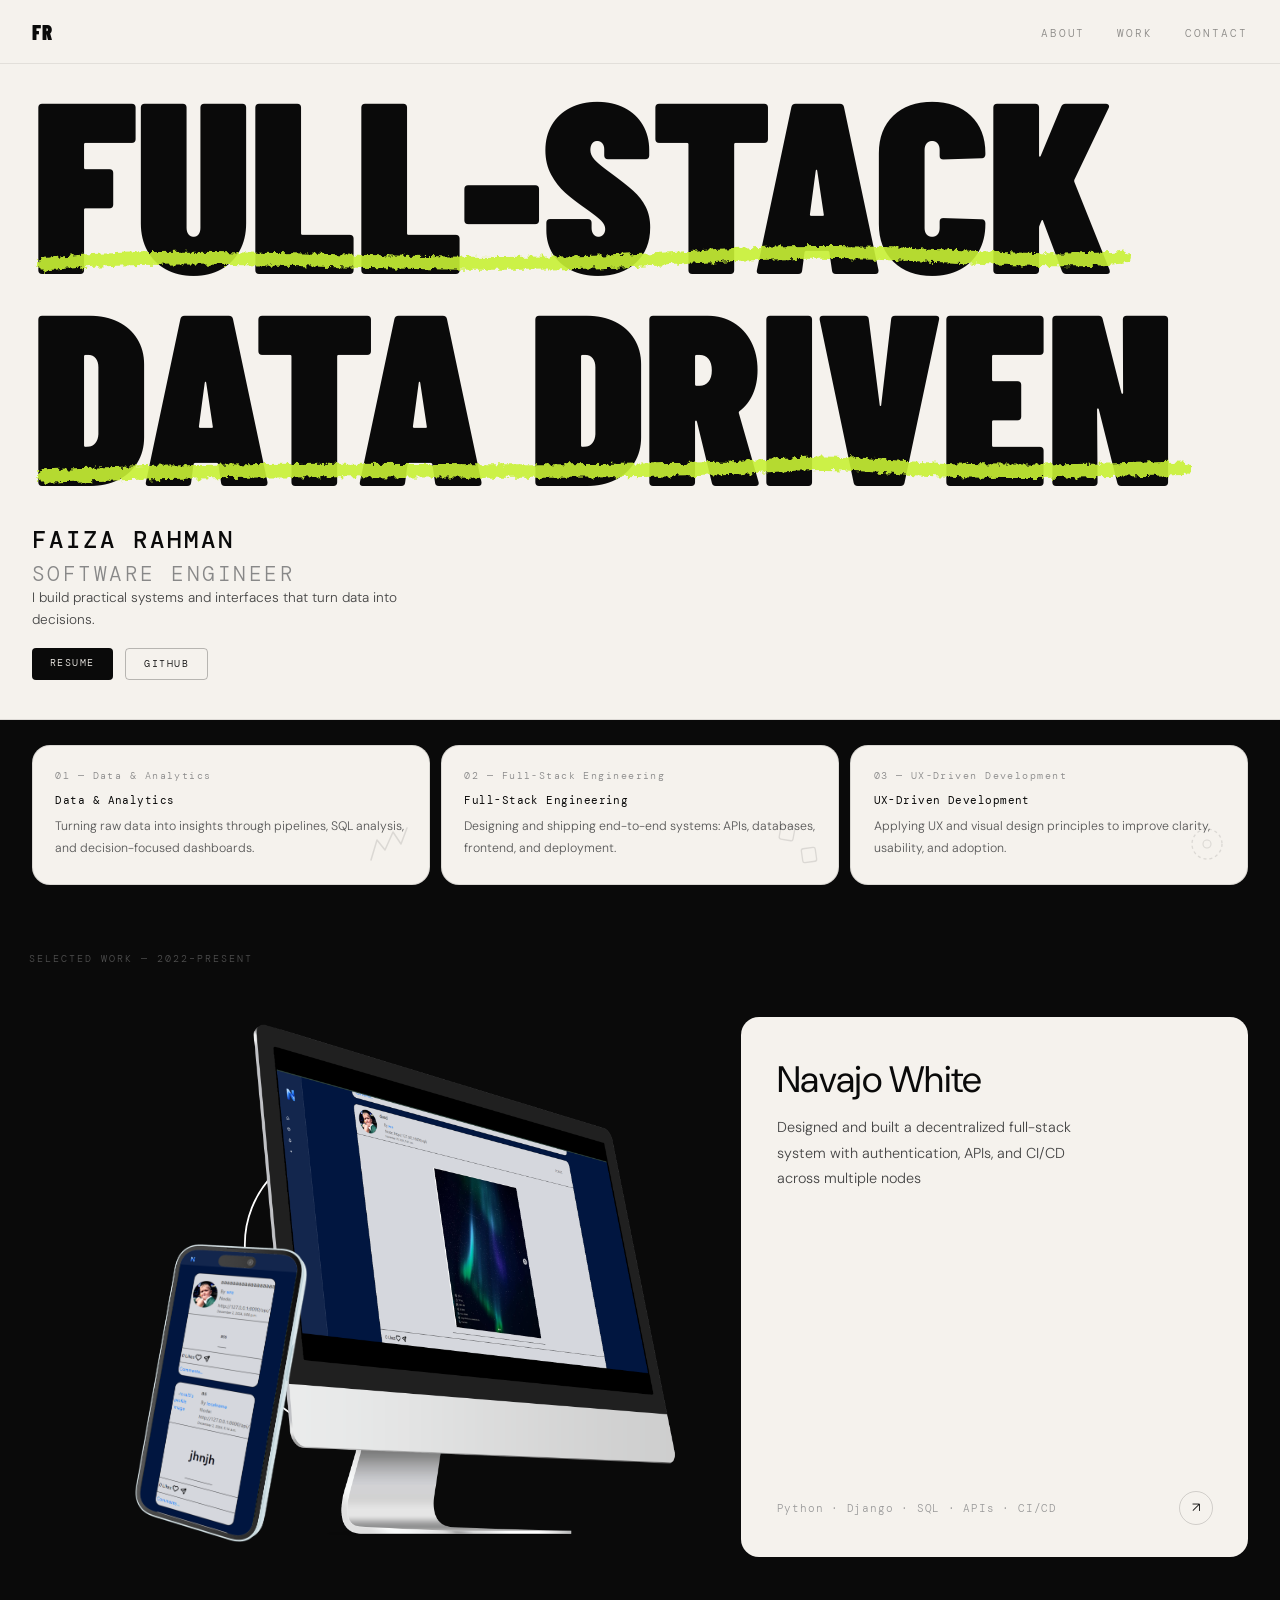
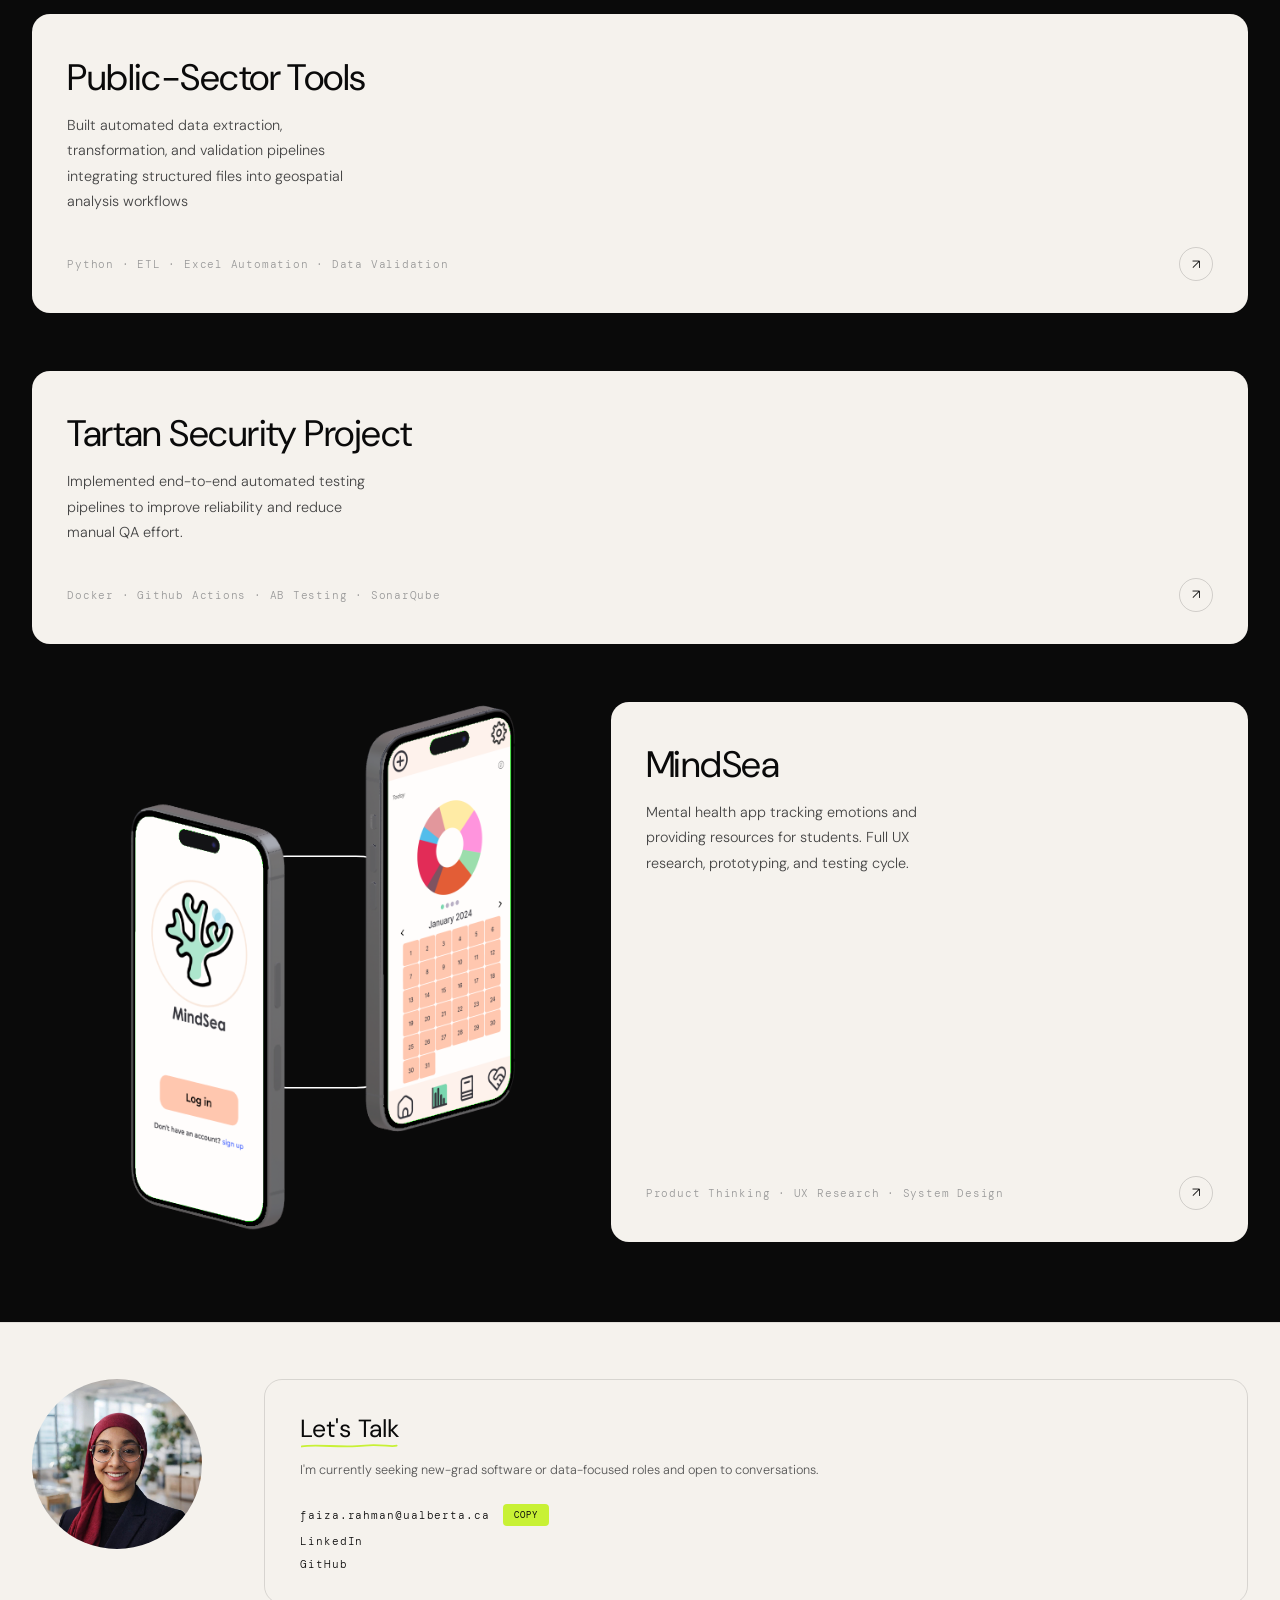
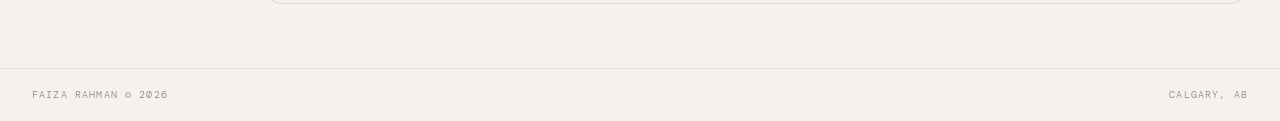
<file: index.html>
<!DOCTYPE html>
<html lang="en">




<head>
    <meta charset="UTF-8">
    <meta name="viewport" content="width=device-width, initial-scale=1.0">
    <title>Faiza Rahman</title>
    <link rel="preconnect" href="https://fonts.googleapis.com">
    <link rel="preconnect" href="https://fonts.gstatic.com" crossorigin>
    <link
        href="https://fonts.googleapis.com/css2?family=Barlow+Condensed:wght@800;900&family=DM+Sans:ital,wght@0,300;0,400;0,500;1,300&family=DM+Mono:wght@300;400&display=swap"
        rel="stylesheet">
    <link rel="stylesheet" href="style.css">


</head>

<body>



    <nav>
        <a class="nav-logo" href="#">FR</a>
        <ul class="nav-links">
            <li><a href="#top">About</a></li>
            <li><a href="#projects">Work</a></li>
            <li><a href="#contact">Contact</a></li>
        </ul>
    </nav>

    <!-- HERO -->
    <section class="hero" id="top">
        <div class="hero-type" aria-label="Full Stack Data Driven">
            <div class="word"><span class="underlined">Full-Stack
                    <svg viewBox="0 0 300 12" fill="none" aria-hidden="true">
                        <defs>
                            <filter id="grease" x="-2%" y="-80%" width="104%" height="260%">
                                <feTurbulence type="fractalNoise" baseFrequency="0.65" numOctaves="4" seed="8"
                                    result="noise" />
                                <feDisplacementMap in="SourceGraphic" in2="noise" scale="2.2" xChannelSelector="R"
                                    yChannelSelector="G" />
                            </filter>
                        </defs>
                        <path d="M3 8 C50 3, 110 11, 180 6 C230 2, 270 9, 297 6" stroke="#C8F135" stroke-width="3.5"
                            stroke-linecap="round" stroke-dasharray="320" stroke-dashoffset="320" filter="url(#grease)">
                            <animate attributeName="stroke-dashoffset" from="320" to="0" dur="0.9s" begin="0.55s"
                                fill="freeze" />
                        </path>
                    </svg>
                </span></div>
            <div class="word"><span>
                    <span class="underlined">Data Driven
                        <svg viewBox="0 0 300 12" fill="none" aria-hidden="true">
                            <defs>
                                <filter id="grease" x="-2%" y="-80%" width="104%" height="260%">
                                    <feTurbulence type="fractalNoise" baseFrequency="0.65" numOctaves="4" seed="8"
                                        result="noise" />
                                    <feDisplacementMap in="SourceGraphic" in2="noise" scale="2.2" xChannelSelector="R"
                                        yChannelSelector="G" />
                                </filter>
                            </defs>
                            <path d="M3 8 C80 5, 120 8, 180 6 C230 2, 200 9, 297 6" stroke="#C8F135" stroke-width="3.5"
                                stroke-linecap="round" stroke-dasharray="320" stroke-dashoffset="320"
                                filter="url(#grease)">
                                <animate attributeName="stroke-dashoffset" from="320" to="0" dur="0.9s" begin="0.55s"
                                    fill="freeze" />
                            </path>
                        </svg>
                    </span>
                </span></div>
        </div>

        <div class="hero-meta">
            <div>
                <div class="hero-meta-name hero-meta-text">Faiza Rahman</div>
                <div class="hero-meta-title hero-meta-text">Software Engineer</div>
                <p class="hero-meta-desc">I build practical systems and interfaces that turn data into decisions.</p>

                <div class="hero-cta">
                    <a href="resume.pdf" target="/resume.pdf" class="btn-sm btn-dark">Resume</a>
                    <a href="https://github.com/frahma1" target="_blank" class="btn-sm btn-outline">GitHub</a>
                </div>
            </div>
        </div>
    </section>

    <!-- DISCIPLINES -->
    <section class="disciplines" id="about">
        <div class="disc-card reveal">
            <div class="disc-num">01 — Data &amp; Analytics</div>
            <h3>Data &amp; Analytics</h3>
            <p>Turning raw data into insights through pipelines, SQL analysis, and decision-focused dashboards.</p>
            <svg class="disc-doodle" width="48" height="48" viewBox="0 0 48 48" fill="none" aria-hidden="true">
                <path d="M6 40 L12 20 L20 30 L28 12 L36 24 L42 8" stroke="black" stroke-width="1.5"
                    stroke-linecap="round" stroke-linejoin="round" />
            </svg>
        </div>
        <div class="disc-card reveal d1">
            <div class="disc-num">02 — Full-Stack Engineering</div>
            <h3>Full-Stack Engineering</h3>
            <p>Designing and shipping end-to-end systems: APIs, databases, frontend, and deployment.</p>
            <svg class="disc-doodle" width="48" height="48" viewBox="0 0 48 48" fill="none" aria-hidden="true">
                <rect x="6" y="6" width="14" height="14" stroke="black" stroke-width="1.3" fill="none" rx="2"
                    transform="rotate(10 13 13)" />
                <rect x="28" y="28" width="14" height="14" stroke="black" stroke-width="1.3" fill="none" rx="2"
                    transform="rotate(-8 35 35)" />
            </svg>
        </div>
        <div class="disc-card reveal d2">
            <div class="disc-num">03 — UX-Driven Development</div>
            <h3>UX-Driven Development</h3>
            <p>Applying UX and visual design principles to improve clarity, usability, and adoption.</p>
            <svg class="disc-doodle" width="48" height="48" viewBox="0 0 48 48" fill="none" aria-hidden="true">
                <circle cx="24" cy="24" r="15" stroke="black" stroke-width="1.3" fill="none" stroke-dasharray="3 3" />
                <circle cx="24" cy="24" r="4" stroke="black" stroke-width="1.1" fill="none" />
            </svg>
        </div>
    </section>

    <!-- PROJECTS -->
    <section class="projects-section" id="projects">
        <div class="projects-label">Selected Work — 2022–Present</div>

        <div class="project-row">
            <div class="project-spacer project-visual">
                <svg class="project-visual-bg" viewBox="0 0 100 100" preserveAspectRatio="xMidYMid slice"
                    xmlns="https://www.w3.org/2000/svg" aria-hidden="true">
                    <rect x="30" y="30" width="40" height="40" rx="14" ry="14" fill="none" stroke="White"
                        stroke-width=".25" />
                </svg>
                <div class="project-visual-frame">
                    <img src="/images/desk_mu-right.svg" alt="project mockup" class="project-visual-img" />
                </div>
            </div>

            <a class="project-card right reveal" href="/pages/navajo_white.html" target="_blank">
                <div>
                    <h2>Navajo White</h2>
                    <p>Designed and built a decentralized full-stack system with authentication, APIs, and CI/CD across
                        multiple nodes</p>
                </div>
                <div class="project-card-bottom">
                    <span class="project-tags-line">Python · Django · SQL · APIs · CI/CD</span>
                    <div class="project-arrow">↗</div>
                </div>
            </a>
        </div>

        <div class="project-row">
            <a class="project-card reveal" href="/pages/public_sector.html" target="_blank">
                <div>
                    <h2>Public-Sector Tools</h2>
                    <p>Built automated data extraction, transformation, and validation pipelines integrating structured
                        files into geospatial analysis workflows</p>
                </div>
                <div class="project-card-bottom">
                    <span class="project-tags-line">Python · ETL · Excel Automation · Data Validation</span>
                    <div class="project-arrow">↗</div>
                </div>
            </a>
        </div>

        <div class="project-row">
            <a class="project-card reveal" href="pages/tartan_security.html" target="_blank">
                <div>
                    <h2>Tartan Security Project</h2>
                    <p>Implemented end-to-end automated testing pipelines to improve reliability and reduce manual QA
                        effort.</p>
                </div>
                <div class="project-card-bottom">
                    <span class="project-tags-line">Docker · Github Actions · AB Testing · SonarQube</span>
                    <div class="project-arrow">↗</div>
                </div>
            </a>
            <div class="project-spacer"></div>
        </div>

        <div class="project-row">
            <div class="project-spacer project-visual">
                <svg class="project-visual-bg" viewBox="0 0 100 100" preserveAspectRatio="xMidYMid slice"
                    xmlns="https://www.w3.org/2000/svg" aria-hidden="true">
                    <rect x="30" y="30" width="40" height="40" rx="14" ry="14" fill="none" stroke="White"
                        stroke-width=".25" />
                </svg>
                <div class="project-visual-frame">
                    <img src="/images/mindsea_mu0.png" alt="project mockup" class="project-visual-img" />
                </div>
            </div>
            <a class="project-card right reveal" href="pages/mindsea.html" target="_blank">
                <div>
                    <h2>MindSea</h2>
                    <p>Mental health app tracking emotions and providing resources for students. Full UX research,
                        prototyping, and testing cycle.</p>
                </div>
                <div class="project-card-bottom">
                    <span class="project-tags-line">Product Thinking · UX Research · System Design</span>
                    <div class="project-arrow">↗</div>
                </div>
            </a>

        </div>
    </section>

    <!-- CONTACT -->
    <section class="contact" id="contact">
        <div class="contact-photo" >
           <img src="images/Profile.png">
        </div>

        <div class="contact-card reveal">
            <h3>
                Let's Talk
                <svg viewBox="0 0 110 8" fill="none" aria-hidden="true">
                    <path d="M2 5 C18 2, 48 7, 72 4 C90 2, 102 6, 108 4" stroke="#C8F135" stroke-width="2"
                        stroke-linecap="round" />
                </svg>
            </h3>
            <p>I'm currently seeking new-grad software or data-focused roles and open to conversations.</p>
            <div class="contact-links-list">

                <div class="email-row">
                    <a class="contact-link" href="mailto:faiza.rahman@ualberta.ca">faiza.rahman@ualberta.ca</a>
                    <button class="copy-btn" id="copy-btn" onclick="copyEmail()">Copy</button>
                </div>

                <a class="contact-link" href="https://www.linkedin.com/in/faiza-rahman/" target="_blank">LinkedIn</a>
                <a class="contact-link" href="https://github.com/frahma1" target="_blank">GitHub</a>
            </div>
        </div>
    </section>

    <footer>
        <span>Faiza Rahman © 2026</span>
        <span>Calgary, AB</span>
    </footer>

    <script>
        const obs = new IntersectionObserver(entries => {
            entries.forEach(e => { if (e.isIntersecting) e.target.classList.add('visible'); });
        }, { threshold: 0.07 });
        document.querySelectorAll('.reveal').forEach(el => obs.observe(el));

        function copyEmail() {
            navigator.clipboard.writeText('faiza.rahman@ualberta.ca').then(() => {
                const fb = document.getElementById('copy-btn');
                fb.textContent = "Copied";
                setTimeout(() => fb.textContent = "Copy", 2000);
            });
        }
    </script>

</body>

</html>
</file>
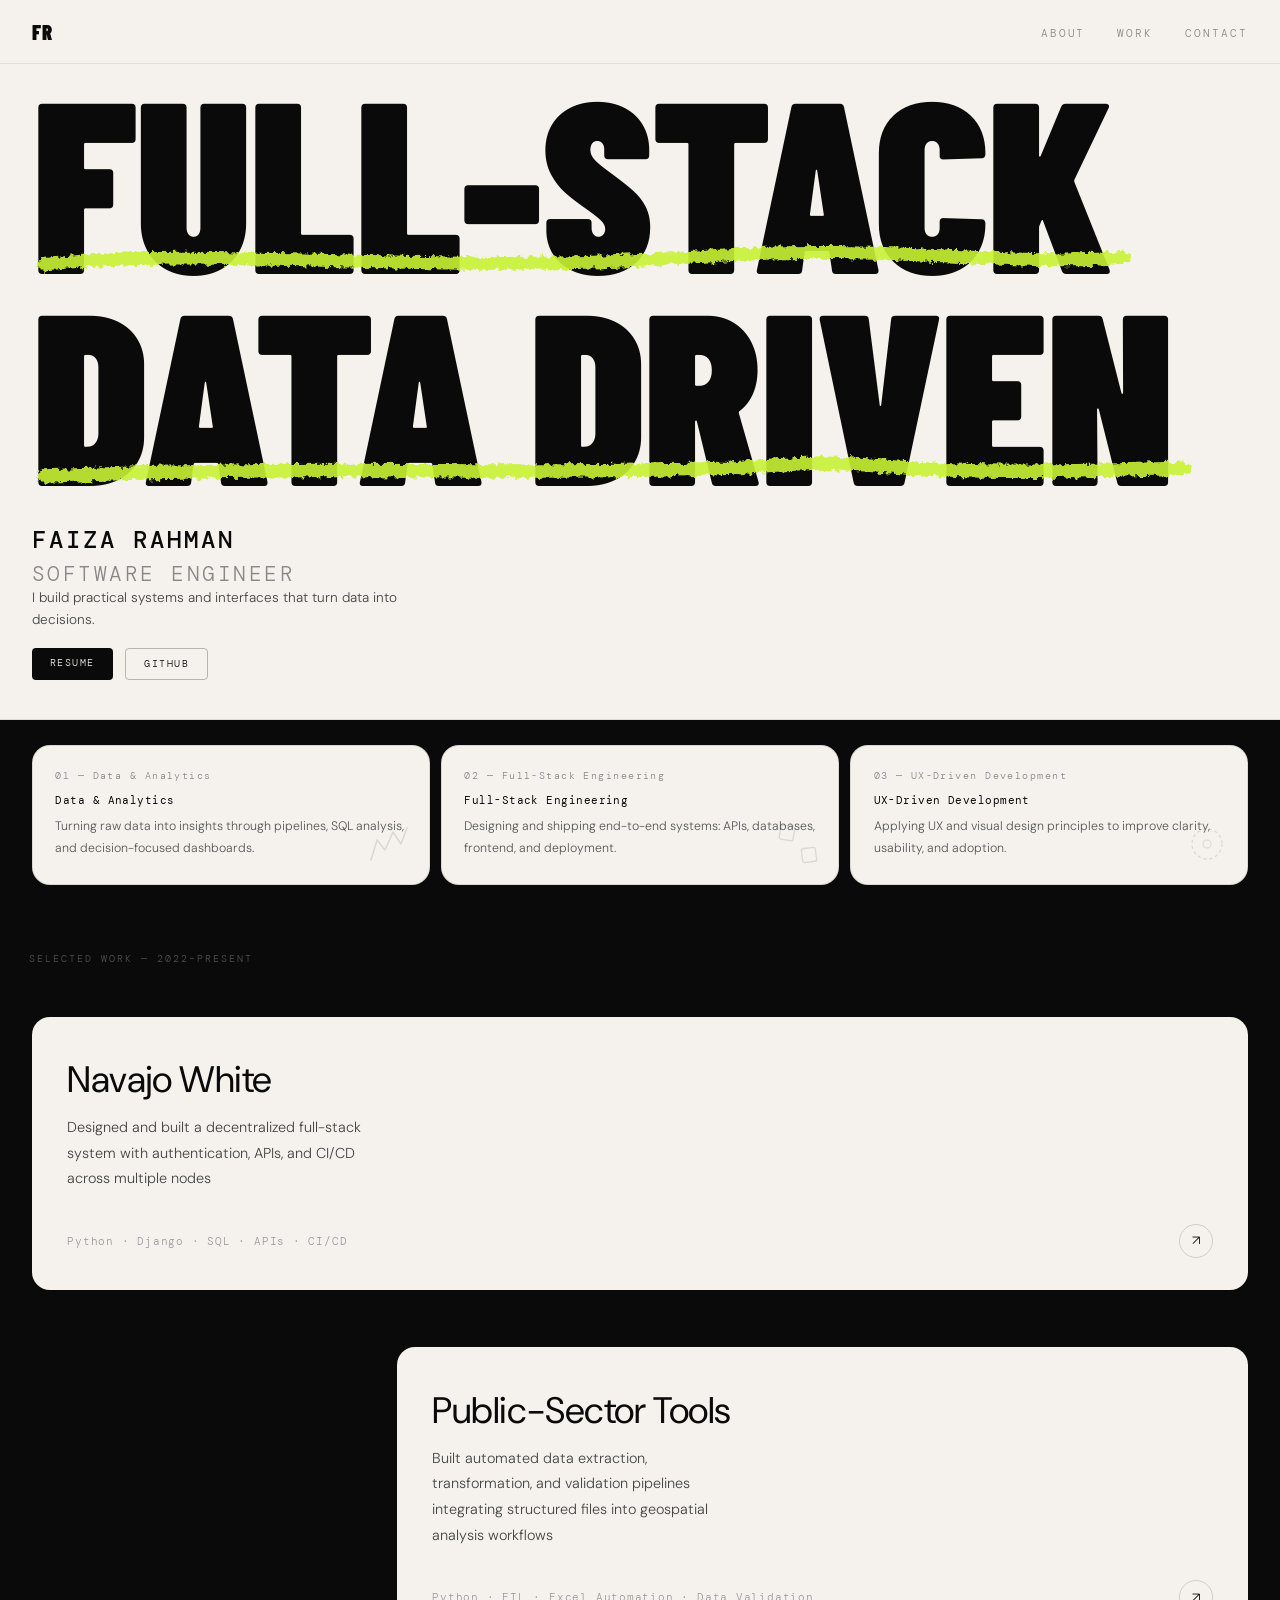
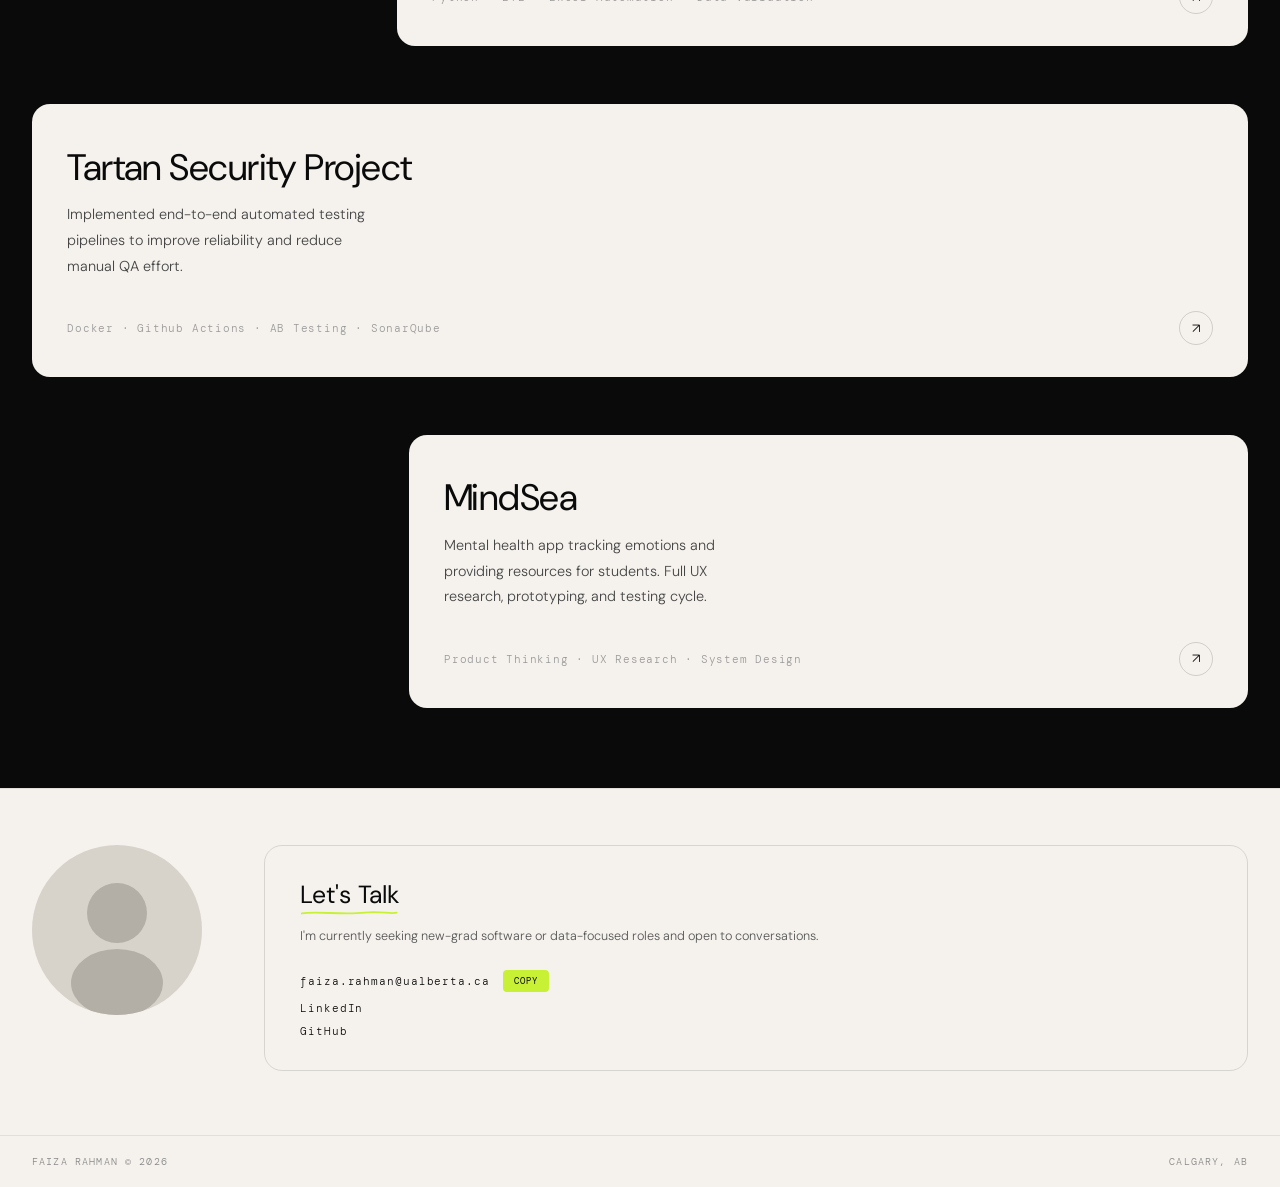
<file: home.html>
<!DOCTYPE html>
<html lang="en">


<!-- TODO
 - fix hero font
 - make fonts mor proportional
 - figure out if skills section should be a filter or non interactive
 - make selcted works more legeible 
 - increase legiblity overal
 - fix links
 - clean up css
 - fix SVGs  -->


<head>
    <meta charset="UTF-8">
    <meta name="viewport" content="width=device-width, initial-scale=1.0">
    <title>Faiza Rahman</title>
    <link rel="preconnect" href="https://fonts.googleapis.com">
    <link rel="preconnect" href="https://fonts.gstatic.com" crossorigin>
    <link
        href="https://fonts.googleapis.com/css2?family=Barlow+Condensed:wght@800;900&family=DM+Sans:ital,wght@0,300;0,400;0,500;1,300&family=DM+Mono:wght@300;400&display=swap"
        rel="stylesheet">
    <link rel="stylesheet" href="style.css">


</head>

<body>



    <nav>
        <a class="nav-logo" href="#">FR</a>
        <ul class="nav-links">
            <li><a href="#top">About</a></li>
            <li><a href="#projects">Work</a></li>
            <li><a href="#contact">Contact</a></li>
        </ul>
    </nav>

    <!-- HERO -->
    <section class="hero" id="top">
        <div class="hero-type" aria-label="Full Stack Data Driven">
            <div class="word"><span class="underlined">Full-Stack
                    <svg viewBox="0 0 300 12" fill="none" aria-hidden="true">
                        <defs>
                            <filter id="grease" x="-2%" y="-80%" width="104%" height="260%">
                                <feTurbulence type="fractalNoise" baseFrequency="0.65" numOctaves="4" seed="8"
                                    result="noise" />
                                <feDisplacementMap in="SourceGraphic" in2="noise" scale="2.2" xChannelSelector="R"
                                    yChannelSelector="G" />
                            </filter>
                        </defs>
                        <path d="M3 8 C50 3, 110 11, 180 6 C230 2, 270 9, 297 6" stroke="#C8F135" stroke-width="3.5"
                            stroke-linecap="round" stroke-dasharray="320" stroke-dashoffset="320" filter="url(#grease)">
                            <animate attributeName="stroke-dashoffset" from="320" to="0" dur="0.9s" begin="0.55s"
                                fill="freeze" />
                        </path>
                    </svg>
                </span></div>
            <div class="word"><span>
                    <span class="underlined">Data Driven
                        <svg viewBox="0 0 300 12" fill="none" aria-hidden="true">
                            <defs>
                            <filter id="grease" x="-2%" y="-80%" width="104%" height="260%">
                                <feTurbulence type="fractalNoise" baseFrequency="0.65" numOctaves="4" seed="8"
                                    result="noise" />
                                <feDisplacementMap in="SourceGraphic" in2="noise" scale="2.2" xChannelSelector="R"
                                    yChannelSelector="G" />
                            </filter>
                        </defs>
                            <path d="M3 8 C80 5, 120 8, 180 6 C230 2, 200 9, 297 6" stroke="#C8F135" stroke-width="3.5"
                                stroke-linecap="round" stroke-dasharray="320" stroke-dashoffset="320"filter="url(#grease)">
                                <animate attributeName="stroke-dashoffset" from="320" to="0" dur="0.9s" begin="0.55s"
                                    fill="freeze" />
                            </path>
                        </svg>
                    </span>
                </span></div>
        </div>

        <div class="hero-meta">
            <div>
                <div class="hero-meta-name hero-meta-text">Faiza Rahman</div>
                <div class="hero-meta-title hero-meta-text">Software Engineer</div>
                <p class="hero-meta-desc">I build practical systems and interfaces that turn data into decisions.</p>

                <div class="hero-cta">
                    <a href="resume.pdf" target="/resume.pdf" class="btn-sm btn-dark">Resume</a>
                    <a href="https://github.com/frahma1" target="_blank" class="btn-sm btn-outline">GitHub</a>
                </div>
            </div>
        </div>
    </section>

    <!-- DISCIPLINES -->
    <section class="disciplines" id="about">
        <div class="disc-card reveal">
            <div class="disc-num">01 — Data &amp; Analytics</div>
            <h3>Data &amp; Analytics</h3>
            <p>Turning raw data into insights through pipelines, SQL analysis, and decision-focused dashboards.</p>
            <svg class="disc-doodle" width="48" height="48" viewBox="0 0 48 48" fill="none" aria-hidden="true">
                <path d="M6 40 L12 20 L20 30 L28 12 L36 24 L42 8" stroke="black" stroke-width="1.5"
                    stroke-linecap="round" stroke-linejoin="round" />
            </svg>
        </div>
        <div class="disc-card reveal d1">
            <div class="disc-num">02 — Full-Stack Engineering</div>
            <h3>Full-Stack Engineering</h3>
            <p>Designing and shipping end-to-end systems: APIs, databases, frontend, and deployment.</p>
            <svg class="disc-doodle" width="48" height="48" viewBox="0 0 48 48" fill="none" aria-hidden="true">
                <rect x="6" y="6" width="14" height="14" stroke="black" stroke-width="1.3" fill="none" rx="2"
                    transform="rotate(10 13 13)" />
                <rect x="28" y="28" width="14" height="14" stroke="black" stroke-width="1.3" fill="none" rx="2"
                    transform="rotate(-8 35 35)" />
            </svg>
        </div>
        <div class="disc-card reveal d2">
            <div class="disc-num">03 — UX-Driven Development</div>
            <h3>UX-Driven Development</h3>
            <p>Applying UX and visual design principles to improve clarity, usability, and adoption.</p>
            <svg class="disc-doodle" width="48" height="48" viewBox="0 0 48 48" fill="none" aria-hidden="true">
                <circle cx="24" cy="24" r="15" stroke="black" stroke-width="1.3" fill="none" stroke-dasharray="3 3" />
                <circle cx="24" cy="24" r="4" stroke="black" stroke-width="1.1" fill="none" />
            </svg>
        </div>
    </section>

    <!-- PROJECTS -->
    <section class="projects-section" id="projects">
        <div class="projects-label">Selected Work — 2022–Present</div>

        <div class="project-row">
            <a class="project-card reveal" href="/pages/navajo_white.html" target="_blank">
                <div>
                    <h2>Navajo White</h2>
                    <p>Designed and built a decentralized full-stack system with authentication, APIs, and CI/CD across
                        multiple nodes</p>
                </div>
                <div class="project-card-bottom">
                    <span class="project-tags-line">Python · Django · SQL · APIs · CI/CD</span>
                    <div class="project-arrow">↗</div>
                </div>
            </a>
            <div class="project-spacer"></div>
        </div>

        <div class="project-row">
            <div class="project-spacer"></div>
            <a class="project-card right reveal" href="/pages/public_sector.html" target="_blank">
                <div>
                    <h2>Public-Sector Tools</h2>
                    <p>Built automated data extraction, transformation, and validation pipelines integrating structured
                        files into geospatial analysis workflows</p>
                </div>
                <div class="project-card-bottom">
                    <span class="project-tags-line">Python · ETL · Excel Automation · Data Validation</span>
                    <div class="project-arrow">↗</div>
                </div>
            </a>
        </div>

        <div class="project-row">
            <a class="project-card reveal" href="pages/tartan_security.html" target="_blank">
                <div>
                    <h2>Tartan Security Project</h2>
                    <p>Implemented end-to-end automated testing pipelines to improve reliability and reduce manual QA
                        effort.</p>
                </div>
                <div class="project-card-bottom">
                    <span class="project-tags-line">Docker · Github Actions · AB Testing · SonarQube</span>
                    <div class="project-arrow">↗</div>
                </div>
            </a>
            <div class="project-spacer"></div>
        </div>

        <div class="project-row">
            <div class="project-spacer"></div>
            <a class="project-card right reveal" href="pages/mindsea.html" target="_blank">
                <div>
                    <h2>MindSea</h2>
                    <p>Mental health app tracking emotions and providing resources for students. Full UX research,
                        prototyping, and testing cycle.</p>
                </div>
                <div class="project-card-bottom">
                    <span class="project-tags-line">Product Thinking · UX Research · System Design</span>
                    <div class="project-arrow">↗</div>
                </div>
            </a>
        </div>
    </section>

    <!-- CONTACT -->
    <section class="contact" id="contact">
        <!-- Replace SVG below with <img src="your-photo.jpg"> -->
        <div class="contact-photo" aria-label="Profile photo placeholder">
            <svg viewBox="0 0 170 170" fill="none" xmlns="http://www.w3.org/2000/svg">
                <rect width="170" height="170" fill="#d8d3ca" />
                <circle cx="85" cy="68" r="30" fill="#b3aea6" />
                <ellipse cx="85" cy="138" rx="46" ry="34" fill="#b3aea6" />
            </svg>
        </div>

        <div class="contact-card reveal">
            <h3>
                Let's Talk
                <svg viewBox="0 0 110 8" fill="none" aria-hidden="true">
                    <path d="M2 5 C18 2, 48 7, 72 4 C90 2, 102 6, 108 4" stroke="#C8F135" stroke-width="2"
                        stroke-linecap="round" />
                </svg>
            </h3>
            <p>I'm currently seeking new-grad software or data-focused roles and open to conversations.</p>
            <div class="contact-links-list">

                <div class="email-row">
                    <a class="contact-link" href="mailto:faiza.rahman@ualberta.ca">faiza.rahman@ualberta.ca</a>
                    <button class="copy-btn" id="copy-btn" onclick="copyEmail()">Copy</button>
                </div>

                <a class="contact-link" href="https://www.linkedin.com/in/faiza-rahman/" target="_blank">LinkedIn</a>
                <a class="contact-link" href="https://github.com/frahma1" target="_blank">GitHub</a>
            </div>
        </div>
    </section>

    <footer>
        <span>Faiza Rahman © 2026</span>
        <span>Calgary, AB</span>
    </footer>

    <script>
        const obs = new IntersectionObserver(entries => {
            entries.forEach(e => { if (e.isIntersecting) e.target.classList.add('visible'); });
        }, { threshold: 0.07 });
        document.querySelectorAll('.reveal').forEach(el => obs.observe(el));

        function copyEmail() {
            navigator.clipboard.writeText('faiza.rahman@ualberta.ca').then(() => {
                const fb = document.getElementById('copy-btn');
                fb.textContent = "Copied";
                setTimeout(() => fb.textContent = "Copy", 2000);
            });
        }
    </script>

</body>

</html>
</file>
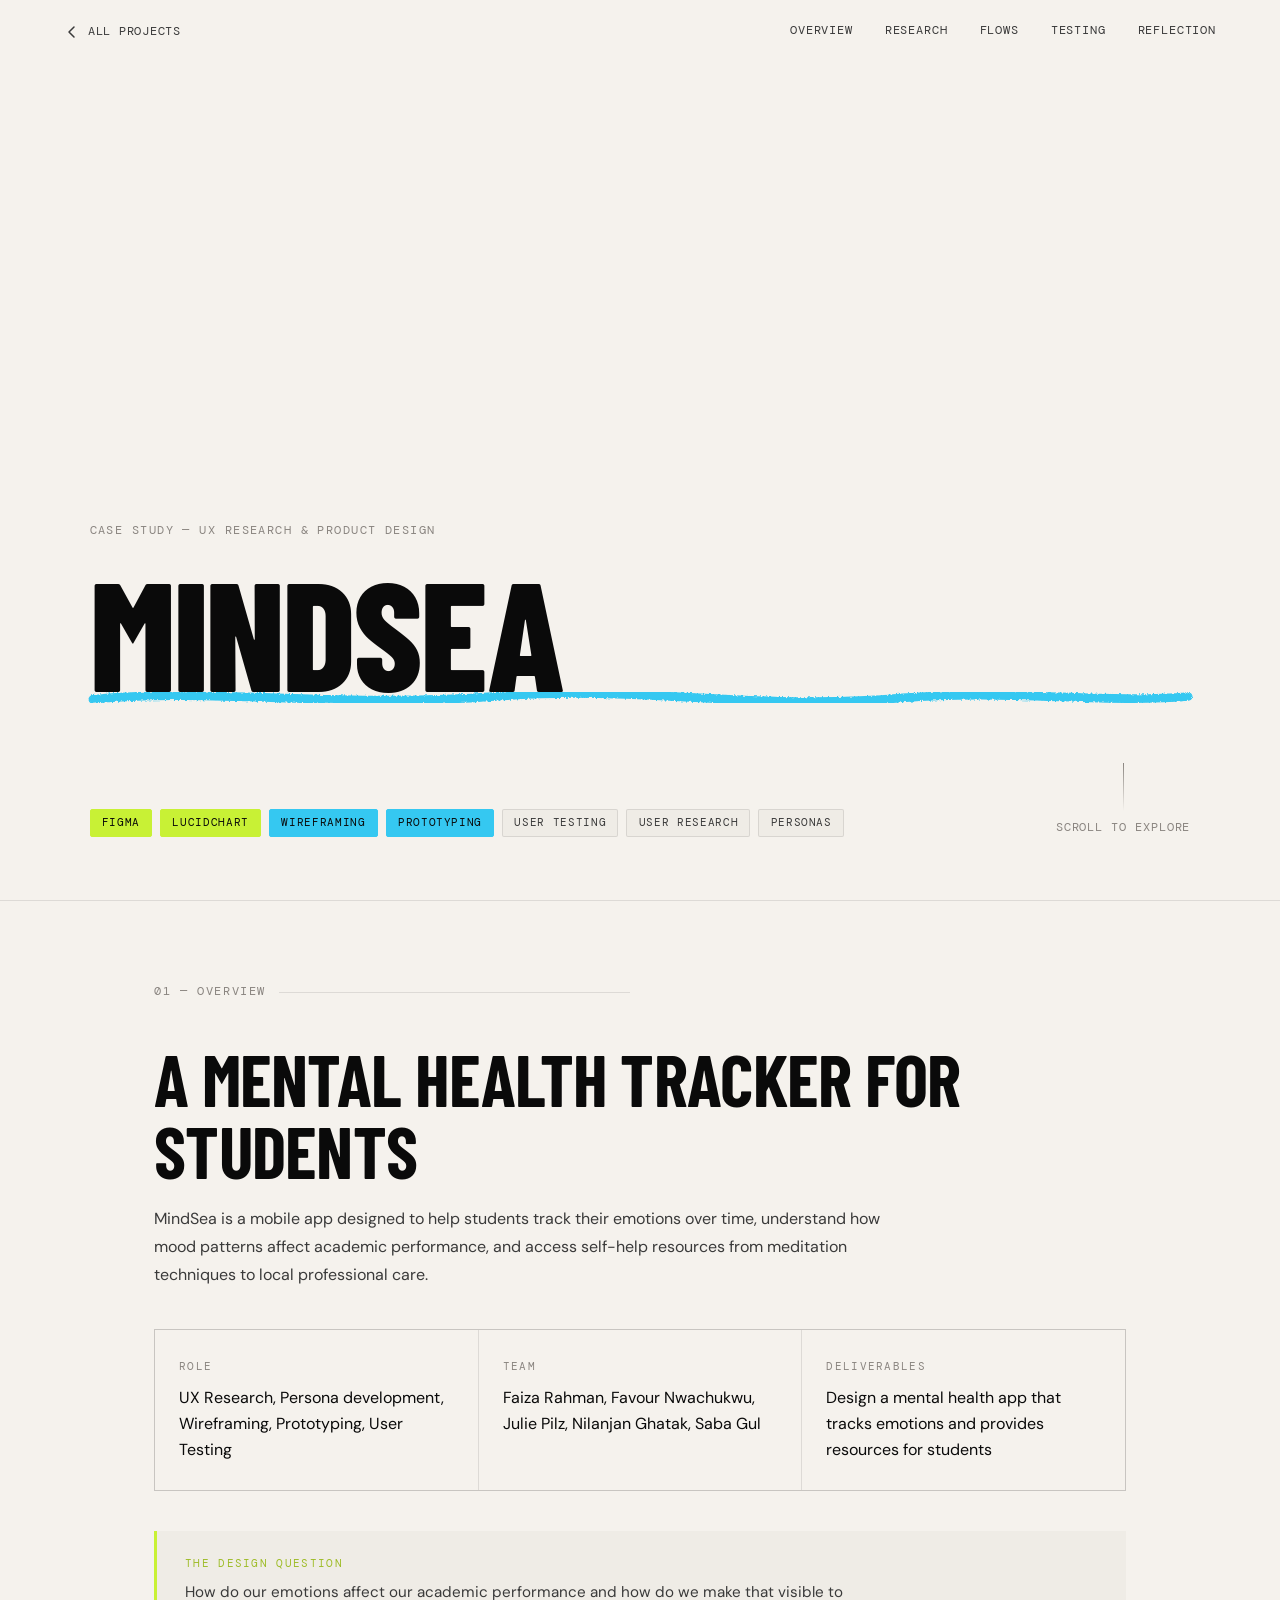
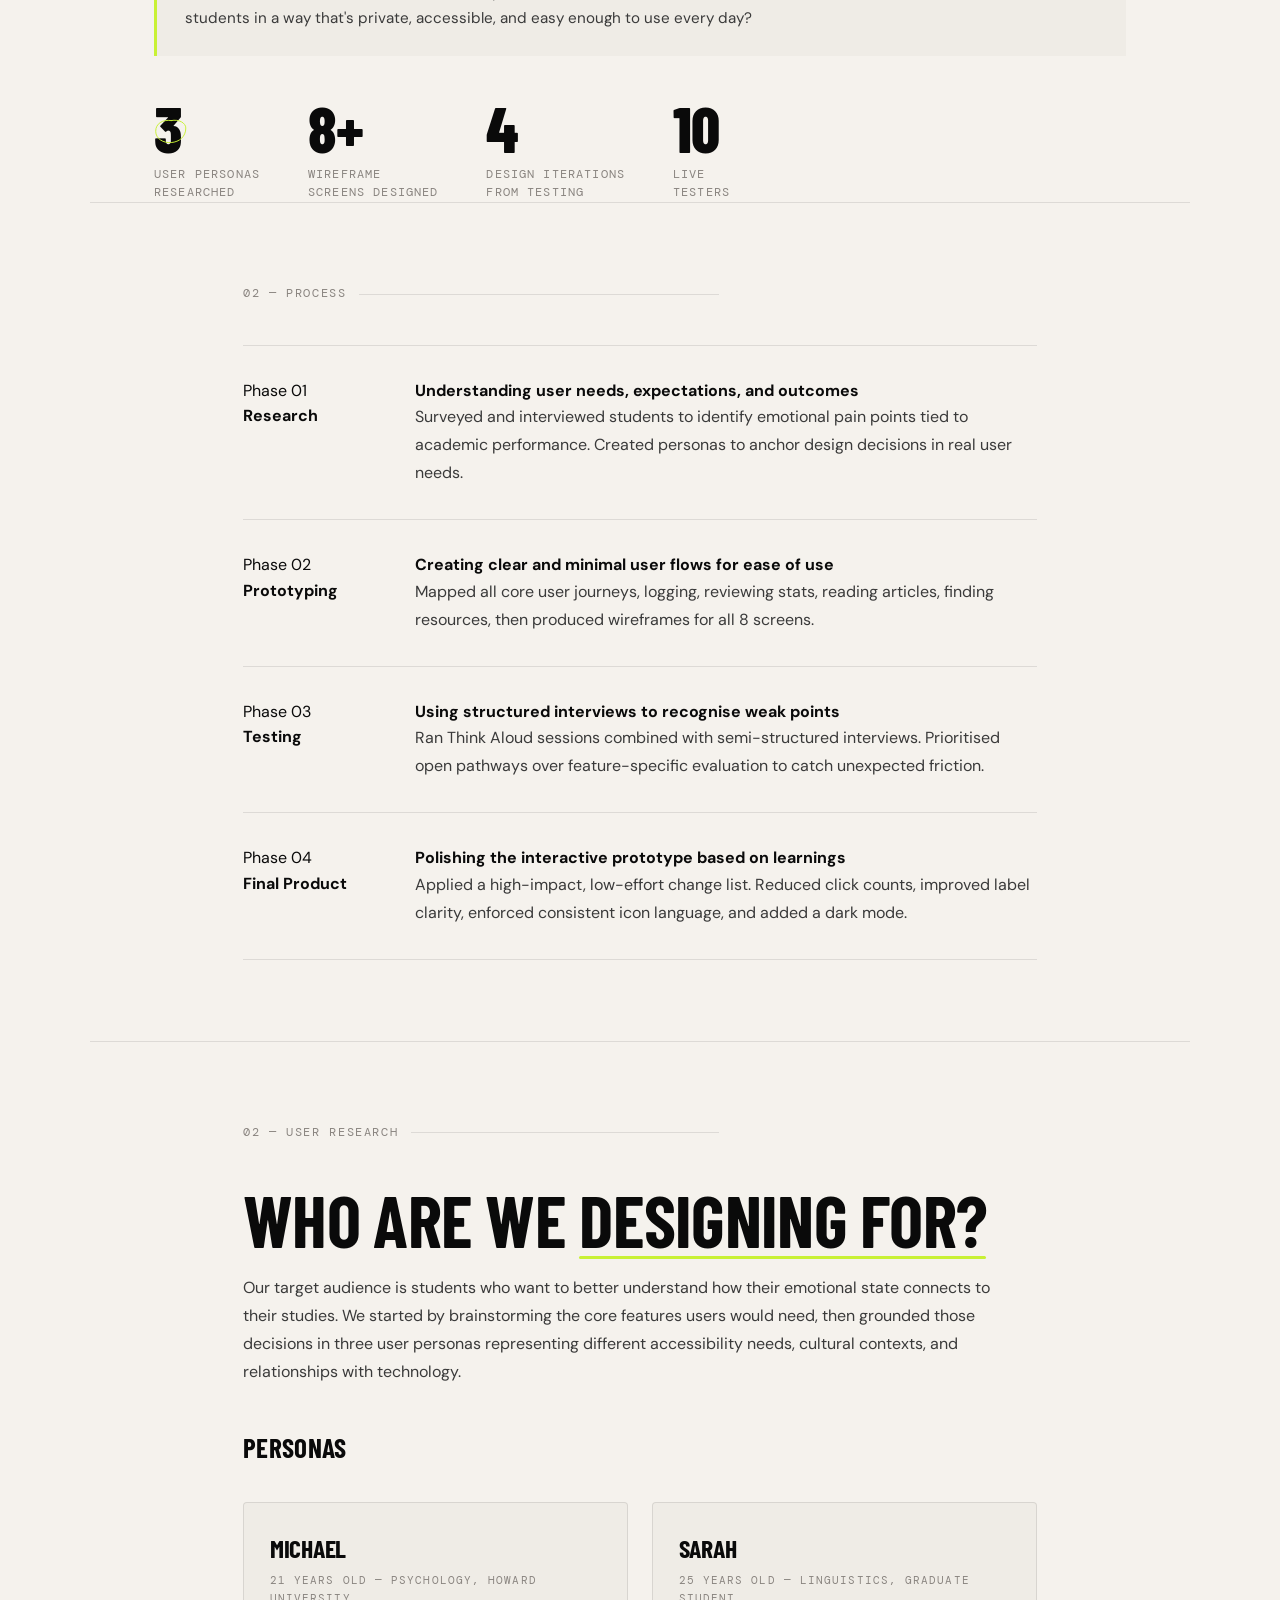
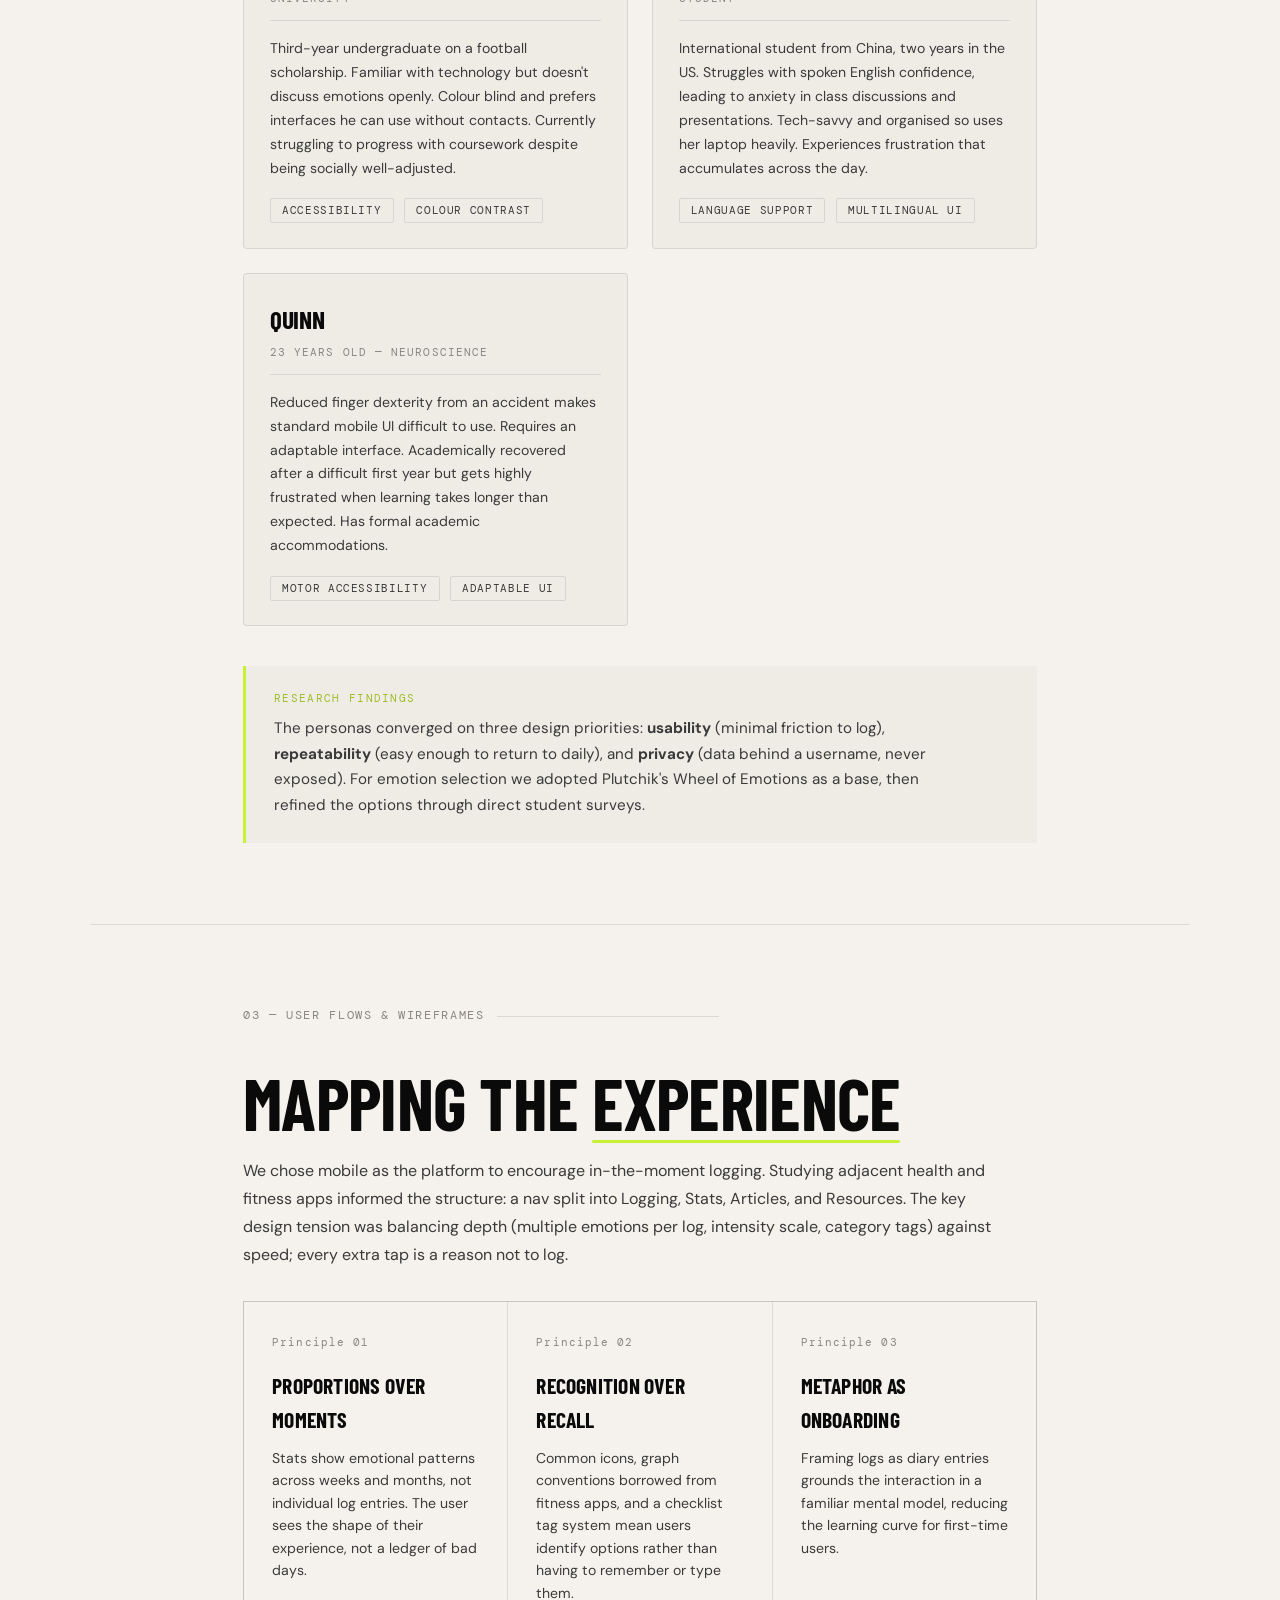
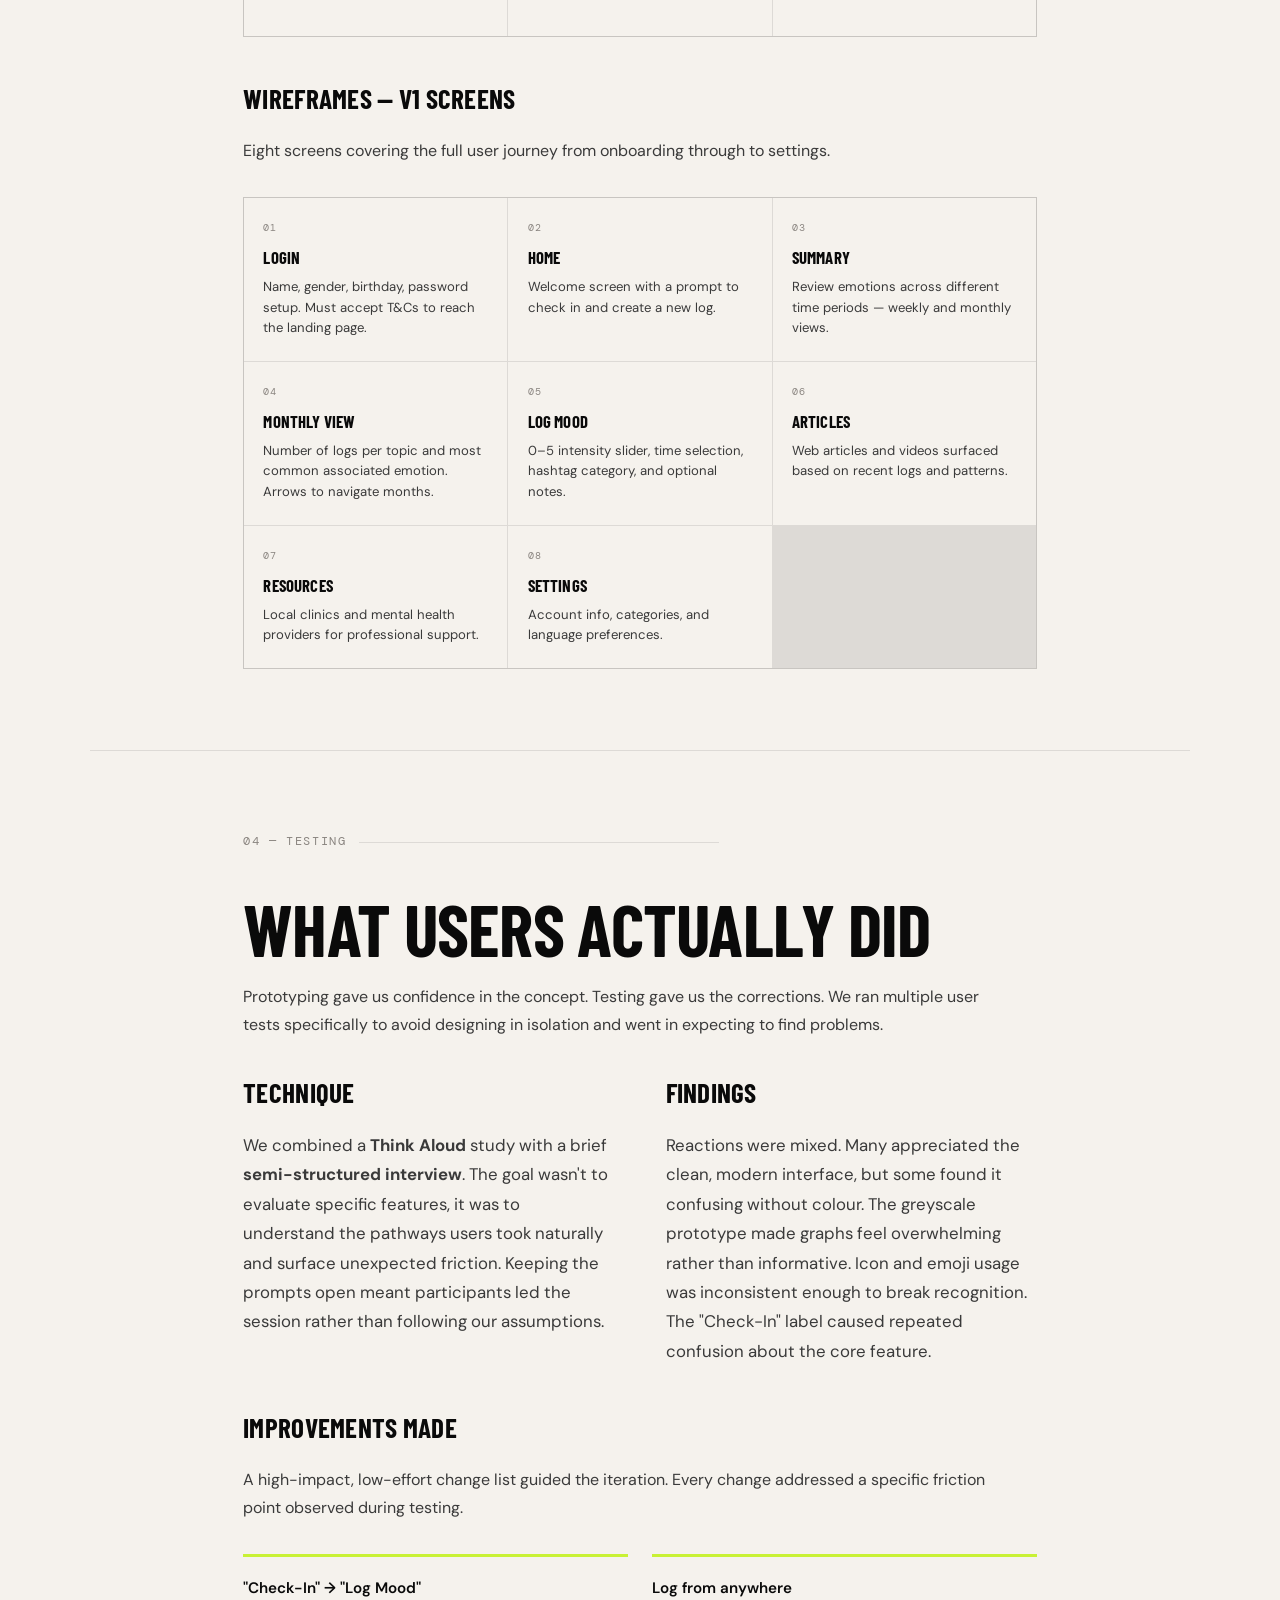
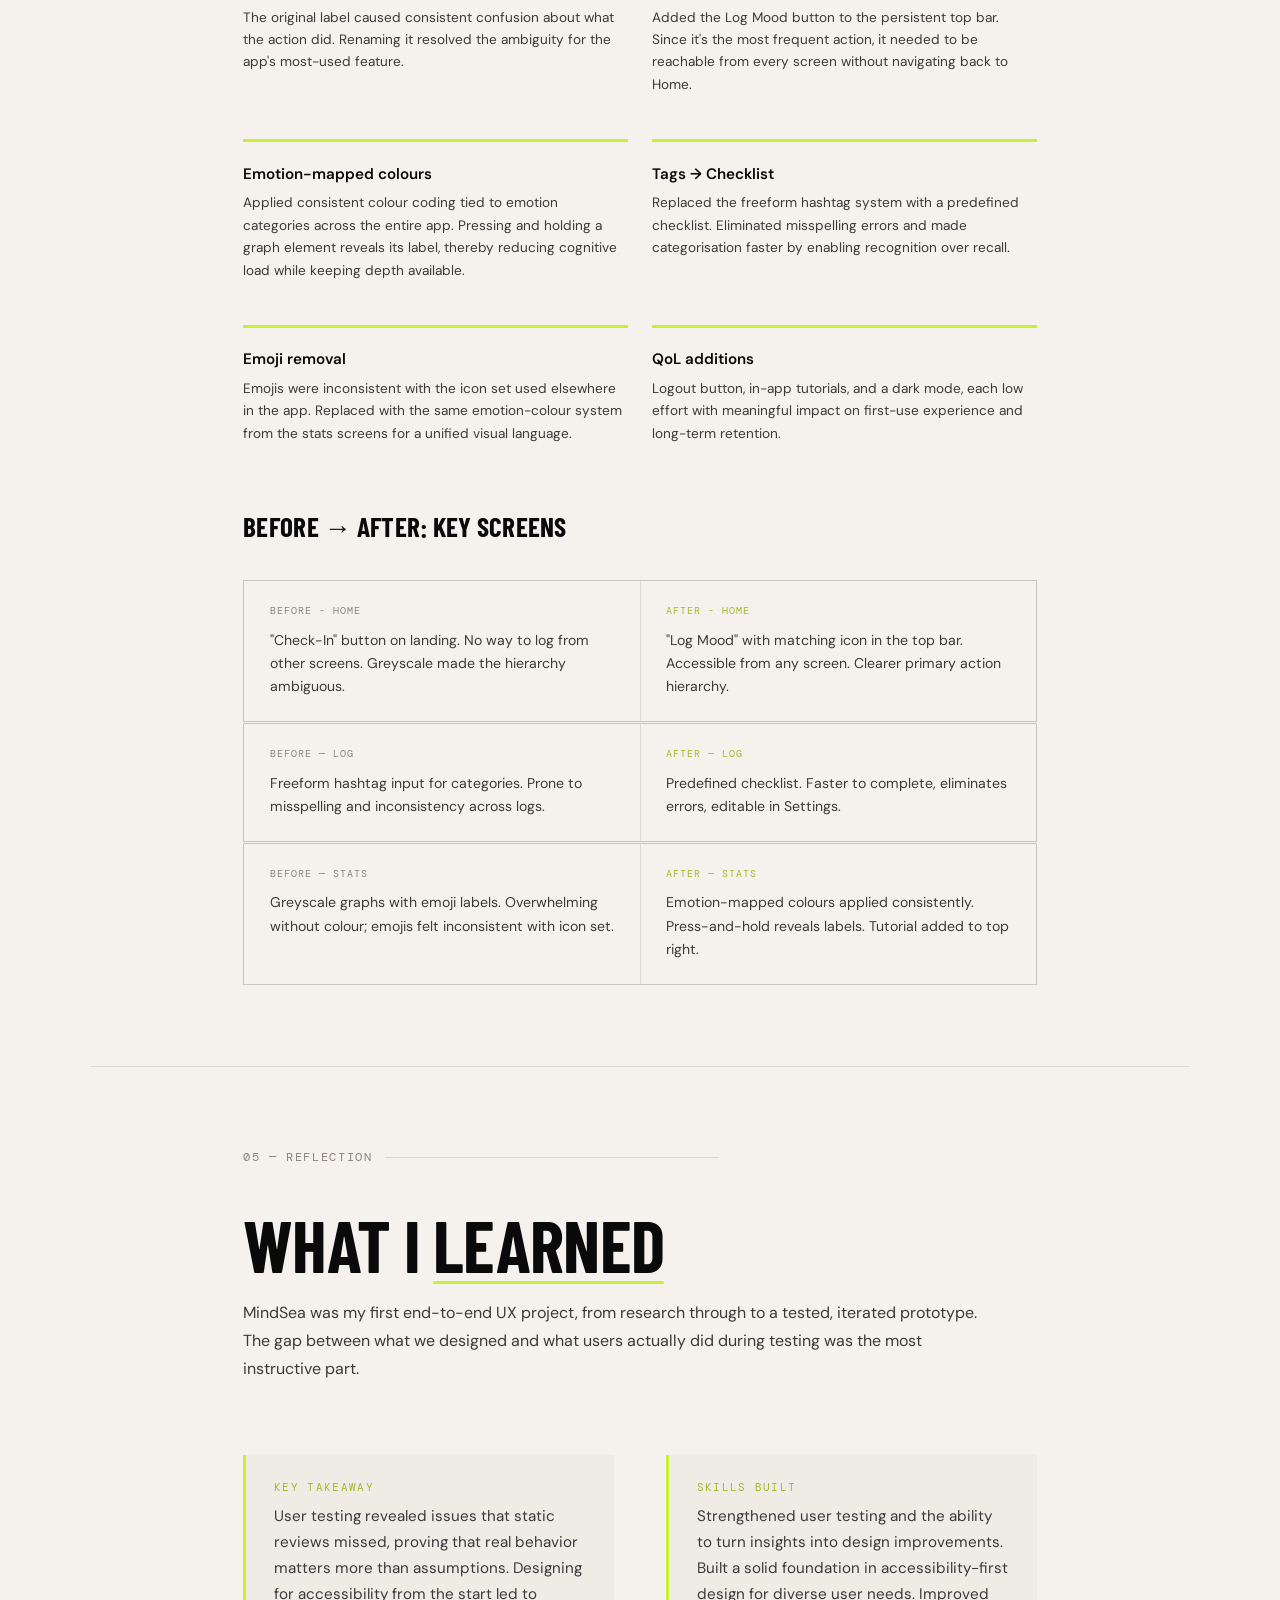
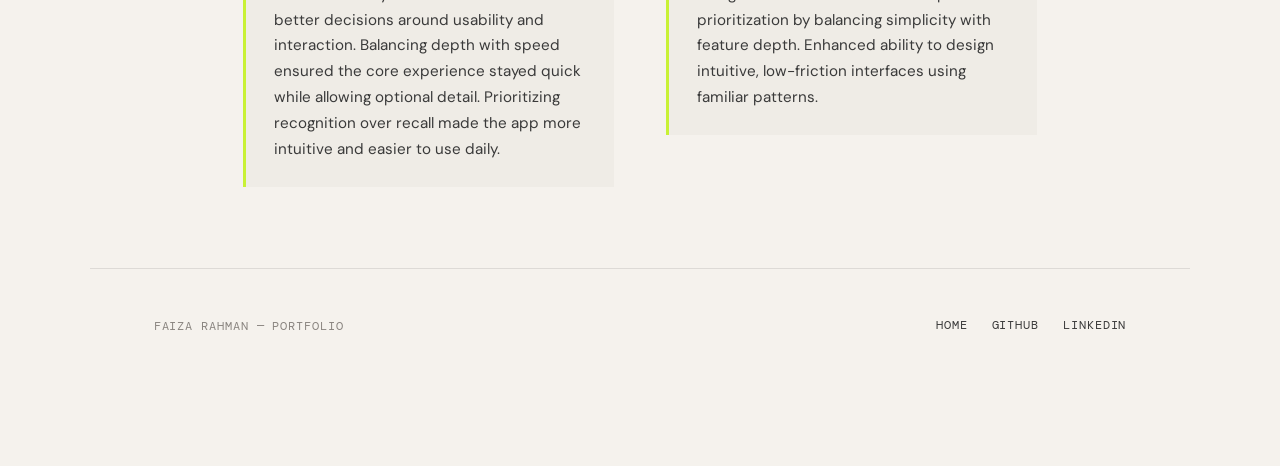
<file: pages/mindsea.html>
<!DOCTYPE html>
<html lang="en">

<head>
  <meta charset="UTF-8">
  <meta name="viewport" content="width=device-width, initial-scale=1.0">
  <title>MindSea — Faiza Rahman</title>
  <link rel="preconnect" href="https://fonts.googleapis.com">
  <link rel="preconnect" href="https://fonts.gstatic.com" crossorigin>
  <link
    href="https://fonts.googleapis.com/css2?family=Barlow+Condensed:ital,wght@0,300;0,400;0,600;0,700;0,800;1,300;1,700&family=DM+Mono:ital,wght@0,300;0,400;0,500;1,300&family=DM+Sans:ital,opsz,wght@0,9..40,300;0,9..40,400;0,9..40,500;1,9..40,300&display=swap"
    rel="stylesheet">
  <link rel="stylesheet" href="project.css">
  <style>
    /* ── page-level overrides ── */

    /* Hero background: soft radial glow in accent2 (blue — suits mental health / calm) */
    .hero-bg::after {
      content: '';
      position: absolute;
      top: -10%;
      left: -8%;
      width: min(60vw, 680px);
      height: min(60vw, 680px);
      background: var(--accent2);
      border-radius: 50%;
      opacity: .06;
      filter: blur(90px);
    }

    /* Hero underline: blue on this page */
    .hero-title .mark-underline path {
      stroke: var(--accent2);
    }

    /* Persona cards */
    .persona-grid {
      display: grid;
      grid-template-columns: repeat(auto-fit, minmax(280px, 1fr));
      gap: 1.5rem;
      margin-top: 2rem;
    }

    .persona-card {
      background: var(--card-bg);
      border: 1px solid var(--border);
      border-radius: 4px;
      padding: 1.6rem;
    }

    .persona-card .persona-name {
      font-family: var(--f-display);
      font-size: 1.6rem;
      font-weight: 700;
      text-transform: uppercase;
      letter-spacing: -.01em;
      color: var(--ink);
      margin-bottom: .2rem;
    }

    .persona-card .persona-age {
      font-family: var(--f-mono);
      font-size: .68rem;
      letter-spacing: .1em;
      text-transform: uppercase;
      color: var(--ink-faint);
      margin-bottom: 1rem;
      padding-bottom: .8rem;
      border-bottom: 1px solid var(--border);
    }

    .persona-card p {
      font-size: .88rem;
      line-height: 1.7;
      color: var(--ink-mid);
      max-width: none;
    }

    /* Wireframe grid — caption below each item */
    .wireframe-grid {
      display: grid;
      grid-template-columns: repeat(auto-fill, minmax(200px, 1fr));
      gap: 1px;
      background: var(--border);
      border: 1px solid var(--border);
      margin-top: 2rem;
    }

    .wireframe-item {
      background: var(--bg);
      padding: 1.4rem 1.2rem;
    }

    .wireframe-item .wf-num {
      font-family: var(--f-mono);
      font-size: .62rem;
      letter-spacing: .1em;
      text-transform: uppercase;
      color: var(--ink-faint);
      margin-bottom: .5rem;
    }

    .wireframe-item .wf-title {
      font-family: var(--f-display);
      font-size: 1.05rem;
      font-weight: 700;
      text-transform: uppercase;
      letter-spacing: .01em;
      color: var(--ink);
      margin-bottom: .4rem;
    }

    .wireframe-item .wf-desc {
      font-size: .82rem;
      line-height: 1.55;
      color: var(--ink-mid);
    }

    /* Before / after comparison rows */
    .before-after {
      display: grid;
      grid-template-columns: 1fr 1fr;
      gap: 1px;
      background: var(--border);
      border: 1px solid var(--border);
      margin-top: 2rem;
    }

    @media (max-width: 600px) {
      .before-after {
        grid-template-columns: 1fr;
      }
    }

    .ba-cell {
      background: var(--bg);
      padding: 1.4rem 1.6rem;
    }

    .ba-cell .ba-label {
      font-family: var(--f-mono);
      font-size: .62rem;
      letter-spacing: .1em;
      text-transform: uppercase;
      color: var(--ink-faint);
      margin-bottom: .6rem;
    }

    .ba-cell.after .ba-label {
      color: var(--accent-dk);
    }

    .ba-cell p {
      font-size: .88rem;
      line-height: 1.65;
      color: var(--ink-mid);
      max-width: none;
    }

    /* Improvement list using finding-card style */
    .improvement-list {
      display: grid;
      grid-template-columns: repeat(auto-fit, minmax(260px, 1fr));
      gap: 1.5rem;
      margin-top: 2rem;
    }

    .improvement-item {
      padding: 1.2rem 0;
      border-top: 3px solid var(--accent);
    }

    .improvement-item h3 {
      font-size: .95rem;
      font-family: var(--f-body);
      font-weight: 600;
      text-transform: none;
      letter-spacing: 0;
      margin-bottom: .4rem;
      color: var(--ink);
    }

    .improvement-item p {
      font-size: .85rem;
      line-height: 1.65;
      color: var(--ink-mid);
      max-width: none;
    }

    /* Section spacing inside process-block */
    .process-block+.process-block {
      margin-top: 3.5rem;
    }

    /* Sub-heading inside sections */
    .sub-heading {
      font-family: var(--f-display);
      font-size: clamp(1.2rem, 2.5vw, 1.7rem);
      font-weight: 700;
      text-transform: uppercase;
      letter-spacing: .01em;
      color: var(--ink);
      margin-bottom: 1rem;
      margin-top: 2.5rem;
    }
  </style>
</head>

<body>

  <!-- SVG filter defs -->
  <svg class="svg-defs" aria-hidden="true">
    <defs>
      <filter id="grease" x="-5%" y="-5%" width="110%" height="110%">
        <feTurbulence type="fractalNoise" baseFrequency="0.65" numOctaves="4" seed="2" result="noise" />
        <feDisplacementMap in="SourceGraphic" in2="noise" scale="2.5" xChannelSelector="R" yChannelSelector="G" />
      </filter>
    </defs>
  </svg>

  <!-- NAV -->
  <nav id="main-nav">
    <a href="/index.html" class="nav-back">
      <svg viewBox="0 0 16 16" fill="none" stroke="currentColor" stroke-width="1.5" stroke-linecap="round"
        stroke-linejoin="round">
        <path d="M10 3L5 8l5 5" />
      </svg>
      All Projects
    </a>
    <div class="nav-links">
      <a href="#overview">Overview</a>
      <a href="#research">Research</a>
      <a href="#flows">Flows</a>
      <a href="#testing">Testing</a>
      <a href="#reflection">Reflection</a>
    </div>
  </nav>

  <!-- HERO -->
  <section class="hero">
    <div class="hero-bg" aria-hidden="true"></div>
    <span class="hero-eyebrow">Case Study — UX Research & Product Design</span>
    <h1 class="hero-title">
      MindSea
      <svg class="mark-underline" viewBox="0 0 760 28" xmlns="https://www.w3.org/2000/svg" aria-hidden="true">
        <path d="M4,14 C80,6 180,20 280,12 C380,4 460,22 560,13 C630,7 700,17 756,12" />
      </svg>
    </h1>
    <div class="hero-meta">
      <div class="stack-list">
        <span class="stack-pill hi">Figma</span>
        <span class="stack-pill hi">LucidChart</span>
        <span class="stack-pill hi2">Wireframing</span>
        <span class="stack-pill hi2">Prototyping</span>
        <span class="stack-pill">User Testing</span>
        <span class="stack-pill">User Research</span>

        <span class="stack-pill">Personas</span>
      </div>
      <div class="hero-scroll" aria-hidden="true">
        <div class="hero-scroll-line"></div>
        Scroll to explore
      </div>
    </div>
  </section>

  <!-- ══════════════════════════════════════════
     01 OVERVIEW
══════════════════════════════════════════ -->
  <section class="section" id="overview">
    <div class="container">
      <p class="section-label">01 — Overview</p>
      <h2>A <span class="u2">mental health</span> tracker for students</h2>
      <p>MindSea is a mobile app designed to help students track their emotions over time, understand how mood patterns
        affect academic performance, and access self-help resources from meditation techniques to local professional
        care.</p>

      <div class="overview-grid">

        <div class="overview-cell">
          <div class="label">Role</div>
          <div>UX Research, Persona development, Wireframing, Prototyping, User Testing</div>
        </div>

        <div class="overview-cell">
          <div class="label">Team</div>
          <div>Faiza Rahman, Favour Nwachukwu, Julie Pilz, Nilanjan Ghatak, Saba Gul</div>
        </div>
        <div class="overview-cell">
          <div class="label">Deliverables</div>
          <div>Design a mental health app that tracks emotions and provides resources for students</div>
        </div>
      </div>



      <!-- Problem callout -->
      <div class="callout blue " style="margin-top: 2.5rem;">
        <div class="callout-label">The Design Question</div>
        <p>How do our emotions affect our academic performance and how do we make that visible to students in a way
          that's private, accessible, and easy enough to use every day?</p>
      </div>

      <div class="stat-row">
        <div class="stat-item">
          <div class="stat-number circled">3
            <svg class="scribble-circle" viewBox="-20 -20 120 90" xmlns="https://www.w3.org/2000/svg" aria-hidden="true">
              <path d="M50,2 C75,-3 95,10 95,25 C95,52 75,68 50,70 C25,72 2,58 2,35 C2,12 22,-2 50,2 Z" />
            </svg>
          </div>
          <div class="stat-label">User personas <br>researched</div>
        </div>
        <div class="stat-item">
          <div class="stat-number">8+</div>
          <div class="stat-label">Wireframe <br>screens designed</div>
        </div>
        <div class="stat-item">
          <div class="stat-number">4</div>
          <div class="stat-label">Design iterations <br>from testing</div>
        </div>

        <div class="stat-item">
          <div class="stat-number">10</div>
          <div class="stat-label">live <br>testers</div>
        </div>
      </div>
    </div>



    <!-- PROCESS -->
    <section class="section" id="process">
      <div class="container">
        <p class="section-label">02 — Process</p>

        <div class="phase">
          <div>
            Phase 01<br>
            <strong>Research</strong>
          </div>
          <div>
            <strong>Understanding user needs, expectations, and outcomes</strong>
            <p>Surveyed and interviewed students to identify emotional pain points tied to academic performance. Created
              personas to anchor design decisions in real user needs.</p>
          </div>
        </div>
        <div class="phase">
          <div>
            Phase 02<br>
            <strong>Prototyping</strong>
          </div>
          <div>
            <strong>Creating clear and minimal user flows for ease of use</strong>
            <p>Mapped all core user journeys, logging, reviewing stats, reading articles, finding resources, then
              produced wireframes for all 8 screens.</p>
          </div>
        </div>
        <div class="phase">
          <div>
            Phase 03<br>
            <strong>Testing</strong>
          </div>
          <div>
            <strong>Using structured interviews to recognise weak points</strong>
            <p>Ran Think Aloud sessions combined with semi-structured interviews. Prioritised open pathways over
              feature-specific evaluation to catch unexpected friction.</p>
          </div>
        </div>
        <div class="phase">
          <div>
            Phase 04<br>
            <strong>Final Product</strong>
          </div>
          <div>
            <strong>Polishing the interactive prototype based on learnings</strong>
            <p>Applied a high-impact, low-effort change list. Reduced click counts, improved label clarity, enforced
              consistent icon language, and added a dark mode.</p>
          </div>
        </div>

      </div>
    </section>



    <!-- ══════════════════════════════════════════
     02 USER RESEARCH
══════════════════════════════════════════ -->
    <section class="section" id="research">
      <div class="container">
        <p class="section-label">02 — User Research</p>
        <h2>Who are we <span class="u">designing for?</span></h2>
        <p>Our target audience is students who want to better understand how their emotional state connects to their
          studies. We started by brainstorming the core features users would need, then grounded those decisions in
          three
          user personas representing different accessibility needs, cultural contexts, and relationships with
          technology.
        </p>

        <div class="sub-heading">Personas</div>

        <div class="persona-grid fade-in">
          <div class="persona-card">
            <div class="persona-name">Michael</div>
            <div class="persona-age">21 years old — Psychology, Howard University</div>
            <p>Third-year undergraduate on a football scholarship. Familiar with technology but doesn't discuss emotions
              openly. Colour blind and prefers interfaces he can use without contacts. Currently struggling to progress
              with
              coursework despite being socially well-adjusted.</p>
            <div style="margin-top: 1rem;">
              <span class="stack-pill">Accessibility</span>
              <span class="stack-pill" style="margin-left:.4rem">Colour contrast</span>
            </div>
          </div>
          <div class="persona-card">
            <div class="persona-name">Sarah</div>
            <div class="persona-age">25 years old — Linguistics, Graduate student</div>
            <p>International student from China, two years in the US. Struggles with spoken English confidence, leading
              to
              anxiety in class discussions and presentations. Tech-savvy and organised so uses her laptop heavily.
              Experiences frustration that accumulates across the day.</p>
            <div style="margin-top: 1rem;">
              <span class="stack-pill">Language support</span>
              <span class="stack-pill" style="margin-left:.4rem">Multilingual UI</span>
            </div>
          </div>
          <div class="persona-card">
            <div class="persona-name">Quinn</div>
            <div class="persona-age">23 years old — Neuroscience</div>
            <p>Reduced finger dexterity from an accident makes standard mobile UI difficult to use. Requires an
              adaptable
              interface. Academically recovered after a difficult first year but gets highly frustrated when learning
              takes longer than expected. Has formal academic accommodations.</p>
            <div style="margin-top: 1rem;">
              <span class="stack-pill">Motor accessibility</span>
              <span class="stack-pill" style="margin-left:.4rem">Adaptable UI</span>
            </div>
          </div>
        </div>

        <!-- Findings callout -->
        <div class="callout " style="margin-top: 2.5rem;">
          <div class="callout-label">Research Findings</div>
          <p>The personas converged on three design priorities: <strong>usability</strong> (minimal friction to log),
            <strong>repeatability</strong> (easy enough to return to daily), and <strong>privacy</strong> (data behind a
            username, never exposed). For emotion selection we adopted Plutchik's Wheel of Emotions as a base, then
            refined the options through direct student surveys.
          </p>
        </div>
      </div>
    </section>

    <!-- ══════════════════════════════════════════
     03 USER FLOWS & WIREFRAMES
══════════════════════════════════════════ -->
    <section class="section" id="flows">
      <div class="container">
        <p class="section-label">03 — User Flows & Wireframes</p>
        <h2>Mapping the <span class="u">experience</span></h2>
        <p>We chose mobile as the platform to encourage in-the-moment logging. Studying adjacent health and fitness apps
          informed the structure: a nav split into Logging, Stats, Articles, and Resources. The key design tension was
          balancing depth (multiple emotions per log, intensity scale, category tags) against speed; every extra tap is
          a
          reason not to log.</p>

        <div class="feature-grid feature-grid--row " style="margin-top: 2rem;">
          <div class="feature-card">
            <div class="feature-num">Principle 01</div>
            <div class="feature-title">Proportions over moments</div>
            <p class="feature-desc">Stats show emotional patterns across weeks and months, not individual log entries.
              The user sees the shape of their experience, not a ledger of bad days.</p>
          </div>
          <div class="feature-card">
            <div class="feature-num">Principle 02</div>
            <div class="feature-title">Recognition over recall</div>
            <p class="feature-desc">Common icons, graph conventions borrowed from fitness apps, and a checklist tag
              system
              mean users identify options rather than having to remember or type them.</p>
          </div>
          <div class="feature-card">
            <div class="feature-num">Principle 03</div>
            <div class="feature-title">Metaphor as onboarding</div>
            <p class="feature-desc">Framing logs as diary entries grounds the interaction in a familiar mental model,
              reducing the learning curve for first-time users.</p>
          </div>
        </div>

        <div class="sub-heading">Wireframes — V1 Screens</div>
        <p>Eight screens covering the full user journey from onboarding through to settings.</p>

        <div class="wireframe-grid ">
          <div class="wireframe-item">
            <div class="wf-num">01</div>
            <div class="wf-title">Login</div>
            <p class="wf-desc">Name, gender, birthday, password setup. Must accept T&Cs to reach the landing page.</p>
          </div>
          <div class="wireframe-item">
            <div class="wf-num">02</div>
            <div class="wf-title">Home</div>
            <p class="wf-desc">Welcome screen with a prompt to check in and create a new log.</p>
          </div>
          <div class="wireframe-item">
            <div class="wf-num">03</div>
            <div class="wf-title">Summary</div>
            <p class="wf-desc">Review emotions across different time periods — weekly and monthly views.</p>
          </div>
          <div class="wireframe-item">
            <div class="wf-num">04</div>
            <div class="wf-title">Monthly View</div>
            <p class="wf-desc">Number of logs per topic and most common associated emotion. Arrows to navigate months.
            </p>
          </div>
          <div class="wireframe-item">
            <div class="wf-num">05</div>
            <div class="wf-title">Log Mood</div>
            <p class="wf-desc">0–5 intensity slider, time selection, hashtag category, and optional notes.</p>
          </div>
          <div class="wireframe-item">
            <div class="wf-num">06</div>
            <div class="wf-title">Articles</div>
            <p class="wf-desc">Web articles and videos surfaced based on recent logs and patterns.</p>
          </div>
          <div class="wireframe-item">
            <div class="wf-num">07</div>
            <div class="wf-title">Resources</div>
            <p class="wf-desc">Local clinics and mental health providers for professional support.</p>
          </div>
          <div class="wireframe-item">
            <div class="wf-num">08</div>
            <div class="wf-title">Settings</div>
            <p class="wf-desc">Account info, categories, and language preferences.</p>
          </div>
        </div>
      </div>
    </section>

    <!-- ══════════════════════════════════════════
     04 TESTING
══════════════════════════════════════════ -->
    <section class="section" id="testing">
      <div class="container">
        <p class="section-label">04 — Testing</p>
        <h2>What users <span class="u2">actually did</span></h2>
        <p>Prototyping gave us confidence in the concept. Testing gave us the corrections. We ran multiple user tests
          specifically to avoid designing in isolation and went in expecting to find problems.</p>

        <div class="two-col " style="margin-top: 2rem;">
          <div>
            <div class="sub-heading" style="margin-top: 0;">Technique</div>
            <p class="body-text">We combined a <strong>Think Aloud</strong> study with a brief <strong>semi-structured
                interview</strong>. The goal wasn't to evaluate specific features, it was to understand the pathways
              users took naturally and surface unexpected friction. Keeping the prompts open meant participants led the
              session rather than following our assumptions.</p>
          </div>
          <div>
            <div class="sub-heading" style="margin-top: 0;">Findings</div>
            <p class="body-text">Reactions were mixed. Many appreciated the clean, modern interface, but some found it
              confusing without colour. The greyscale prototype made graphs feel overwhelming rather than informative.
              Icon and emoji usage was inconsistent enough to break recognition. The "Check-In" label caused repeated
              confusion about the core feature.</p>
          </div>
        </div>

        <div class="sub-heading ">Improvements made</div>
        <p class="">A high-impact, low-effort change list guided the iteration. Every change addressed a specific
          friction point observed during testing.</p>

        <div class="improvement-list ">
          <div class="improvement-item">
            <h3>"Check-In" → "Log Mood"</h3>
            <p>The original label caused consistent confusion about what the action did. Renaming it resolved the
              ambiguity for the app's most-used feature.</p>
          </div>
          <div class="improvement-item">
            <h3>Log from anywhere</h3>
            <p>Added the Log Mood button to the persistent top bar. Since it's the most frequent action, it needed to be
              reachable from every screen without navigating back to Home.</p>
          </div>
          <div class="improvement-item">
            <h3>Emotion-mapped colours</h3>
            <p>Applied consistent colour coding tied to emotion categories across the entire app. Pressing and holding a
              graph element reveals its label, thereby reducing cognitive load while keeping depth available.</p>
          </div>
          <div class="improvement-item">
            <h3>Tags → Checklist</h3>
            <p>Replaced the freeform hashtag system with a predefined checklist. Eliminated misspelling errors and made
              categorisation faster by enabling recognition over recall.</p>
          </div>
          <div class="improvement-item">
            <h3>Emoji removal</h3>
            <p>Emojis were inconsistent with the icon set used elsewhere in the app. Replaced with the same
              emotion-colour
              system from the stats screens for a unified visual language.</p>
          </div>
          <div class="improvement-item">
            <h3>QoL additions</h3>
            <p>Logout button, in-app tutorials, and a dark mode, each low effort with meaningful impact on first-use
              experience and long-term retention.</p>
          </div>
        </div>

        <!-- Before / after for two key screens -->
        <div class="sub-heading ">Before → After: Key screens</div>

        <div class="before-after ">
          <div class="ba-cell">
            <div class="ba-label">Before - Home</div>
            <p>"Check-In" button on landing. No way to log from other screens. Greyscale made the hierarchy ambiguous.
            </p>
          </div>
          <div class="ba-cell after">
            <div class="ba-label">After - Home</div>
            <p>"Log Mood" with matching icon in the top bar. Accessible from any screen. Clearer primary action
              hierarchy.
            </p>
          </div>
        </div>

        <div class="before-after " style="margin-top: 1px;">
          <div class="ba-cell">
            <div class="ba-label">Before — Log</div>
            <p>Freeform hashtag input for categories. Prone to misspelling and inconsistency across logs.</p>
          </div>
          <div class="ba-cell after">
            <div class="ba-label">After — Log</div>
            <p>Predefined checklist. Faster to complete, eliminates errors, editable in Settings.</p>
          </div>
        </div>

        <div class="before-after " style="margin-top: 1px;">
          <div class="ba-cell">
            <div class="ba-label">Before — Stats</div>
            <p>Greyscale graphs with emoji labels. Overwhelming without colour; emojis felt inconsistent with icon set.
            </p>
          </div>
          <div class="ba-cell after">
            <div class="ba-label">After — Stats</div>
            <p>Emotion-mapped colours applied consistently. Press-and-hold reveals labels. Tutorial added to top right.
            </p>
          </div>
        </div>
      </div>
    </section>

    <!-- ══════════════════════════════════════════
     05 REFLECTION
══════════════════════════════════════════ -->
    <section class="section" id="reflection">
      <div class="container">
        <p class="section-label">05 — Reflection</p>
        <h2>What I <span class="u">learned</span></h2>
        <p>MindSea was my first end-to-end UX project, from research through to a tested, iterated prototype. The gap
          between what we designed and what users actually did during testing was the most instructive part.</p>
        <div class="two-col">
          <div class="callout">
            <div class="callout-label">Key Takeaway</div>
            <p>User testing revealed issues that static reviews missed, proving that real behavior matters more than
              assumptions. Designing for accessibility from the start led to better decisions around usability and
              interaction. Balancing depth with speed ensured the core experience stayed quick while allowing optional
              detail. Prioritizing recognition over recall made the app more intuitive and easier to use daily.</p>
          </div>

          <div class="callout">
            <div class="callout-label">Skills Built</div>
            <p>Strengthened user testing and the ability to turn insights into design improvements. Built a solid
              foundation
              in accessibility-first design for diverse user needs. Improved prioritization by balancing simplicity with
              feature depth. Enhanced ability to design intuitive, low-friction interfaces using familiar patterns.</p>
          </div>
        </div>
    </section>


  <footer>
    <div class="footer-left">Faiza Rahman — Portfolio</div>
    <div class="footer-right">
      <a href="../index.html" class="footer-link">Home</a>
      <a href="https://github.com/frahma1" target="_blank" class="footer-link">GitHub</a>
      <a href="https://www.linkedin.com/in/faiza-rahman/" target="_blank" class="footer-link">LinkedIn</a>
    </div>
  </footer>

    <script>
      const nav = document.getElementById('main-nav');
      window.addEventListener('scroll', () => {
        nav.classList.toggle('scrolled', window.scrollY > 40);
      }, { passive: true });

      const obs = new IntersectionObserver((entries) => {
        entries.forEach(e => {
          if (e.isIntersecting) {
            e.target.classList.add('visible');
            obs.unobserve(e.target);
          }
        });
      }, { threshold: 0.1 });
      document.querySelectorAll('.fade-in').forEach(el => obs.observe(el));
    </script>
</body>

</html>
</file>
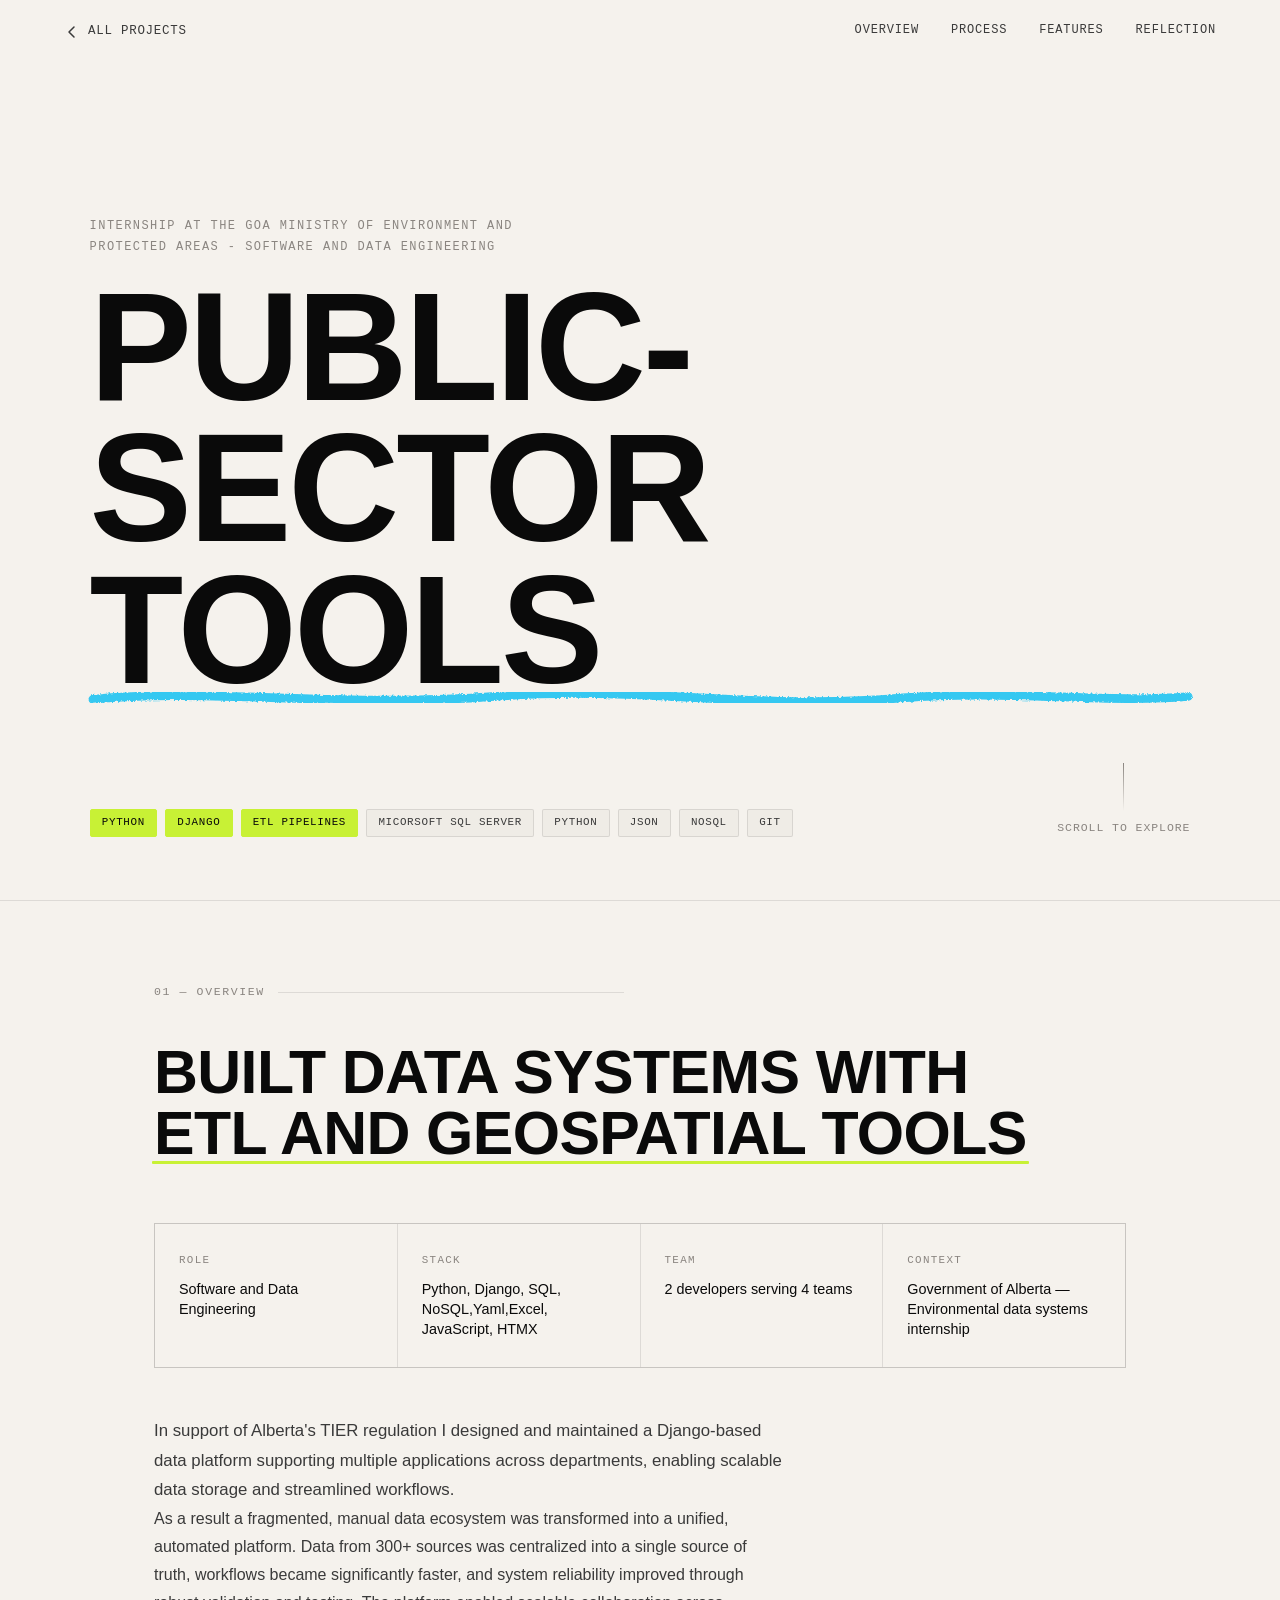
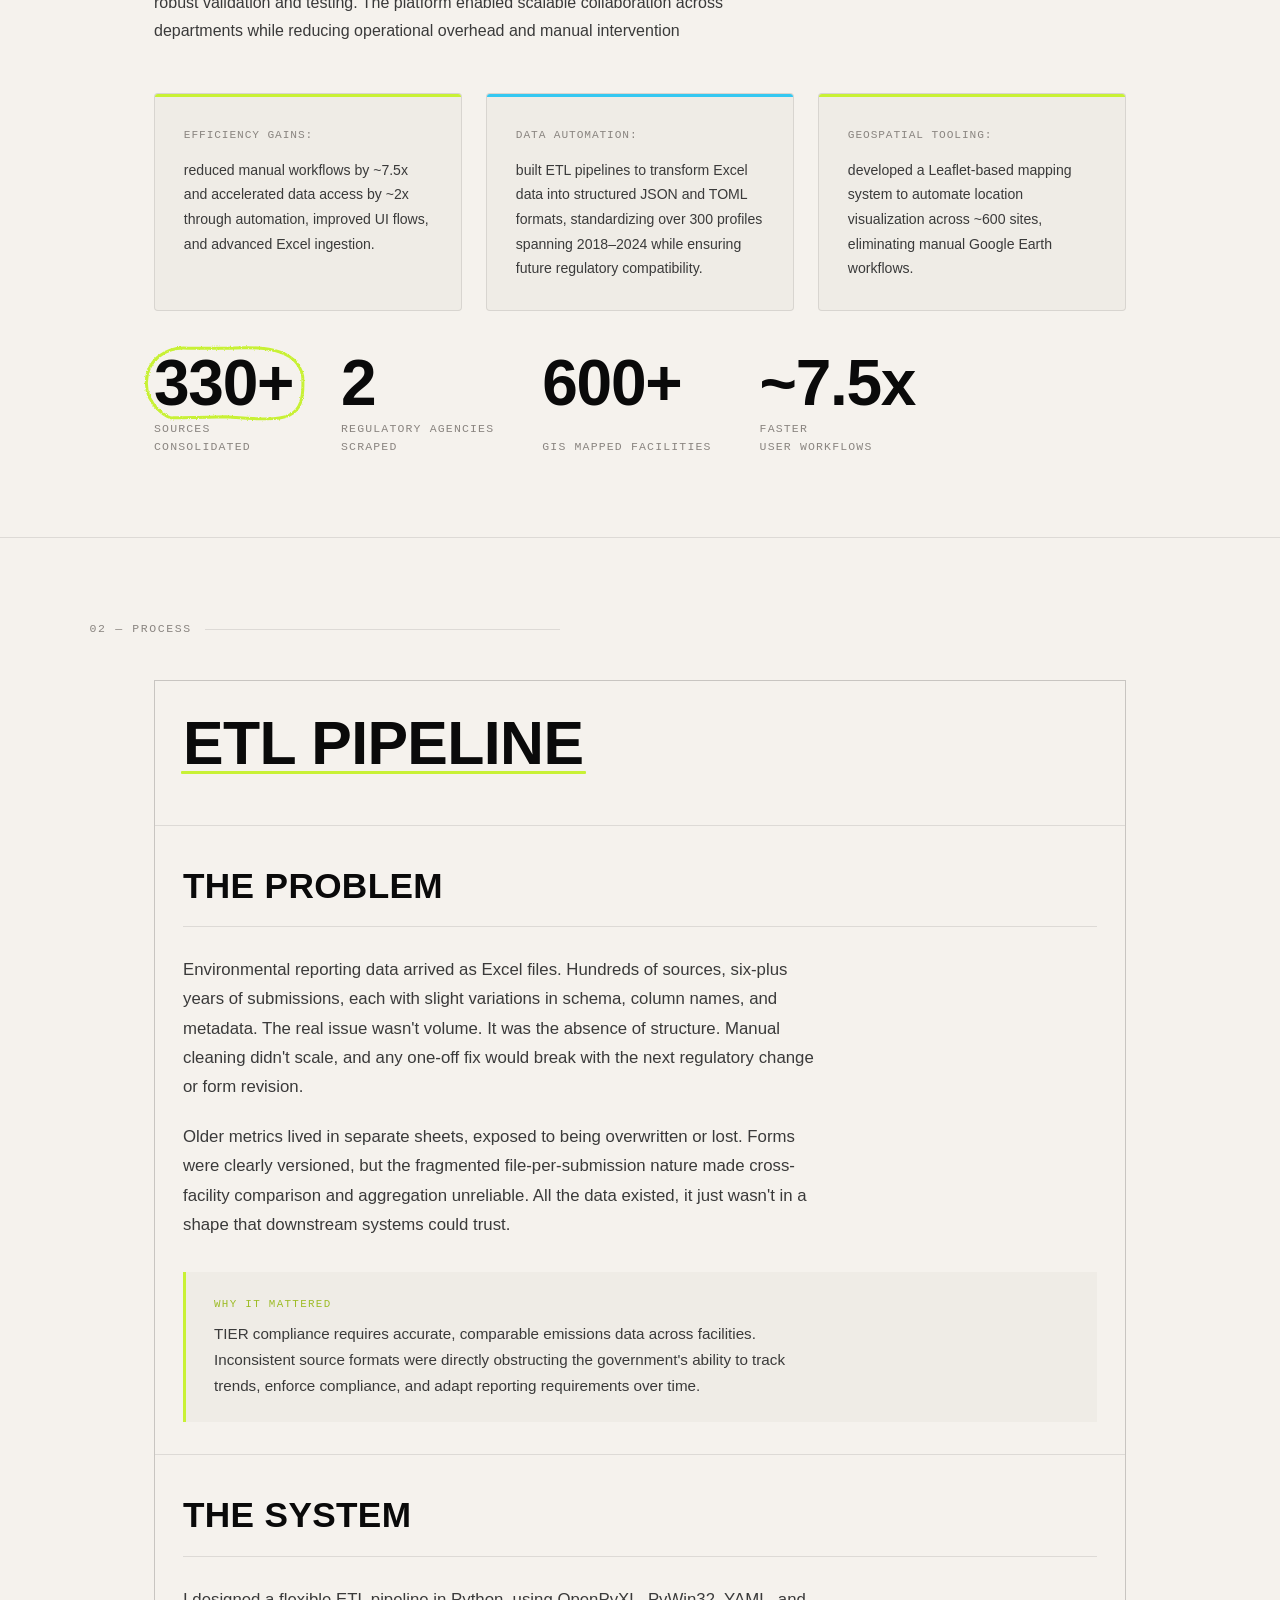
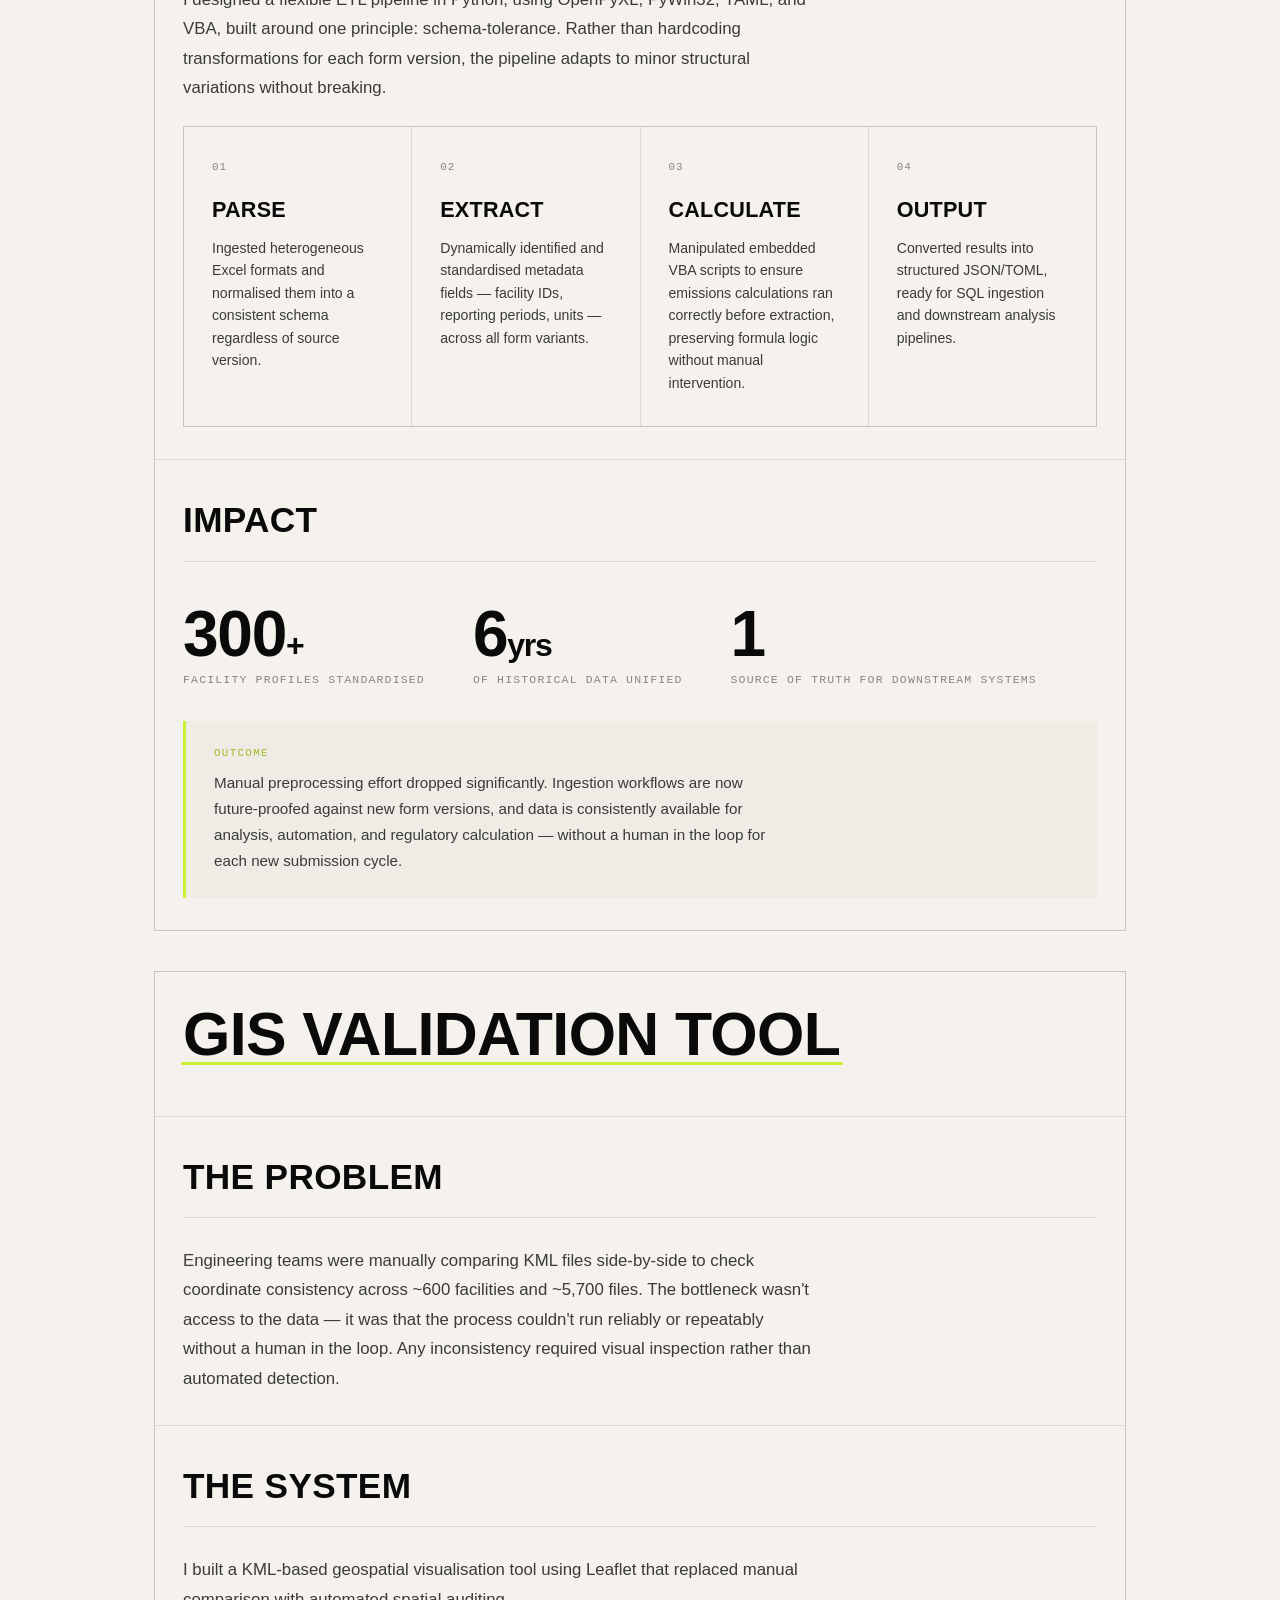
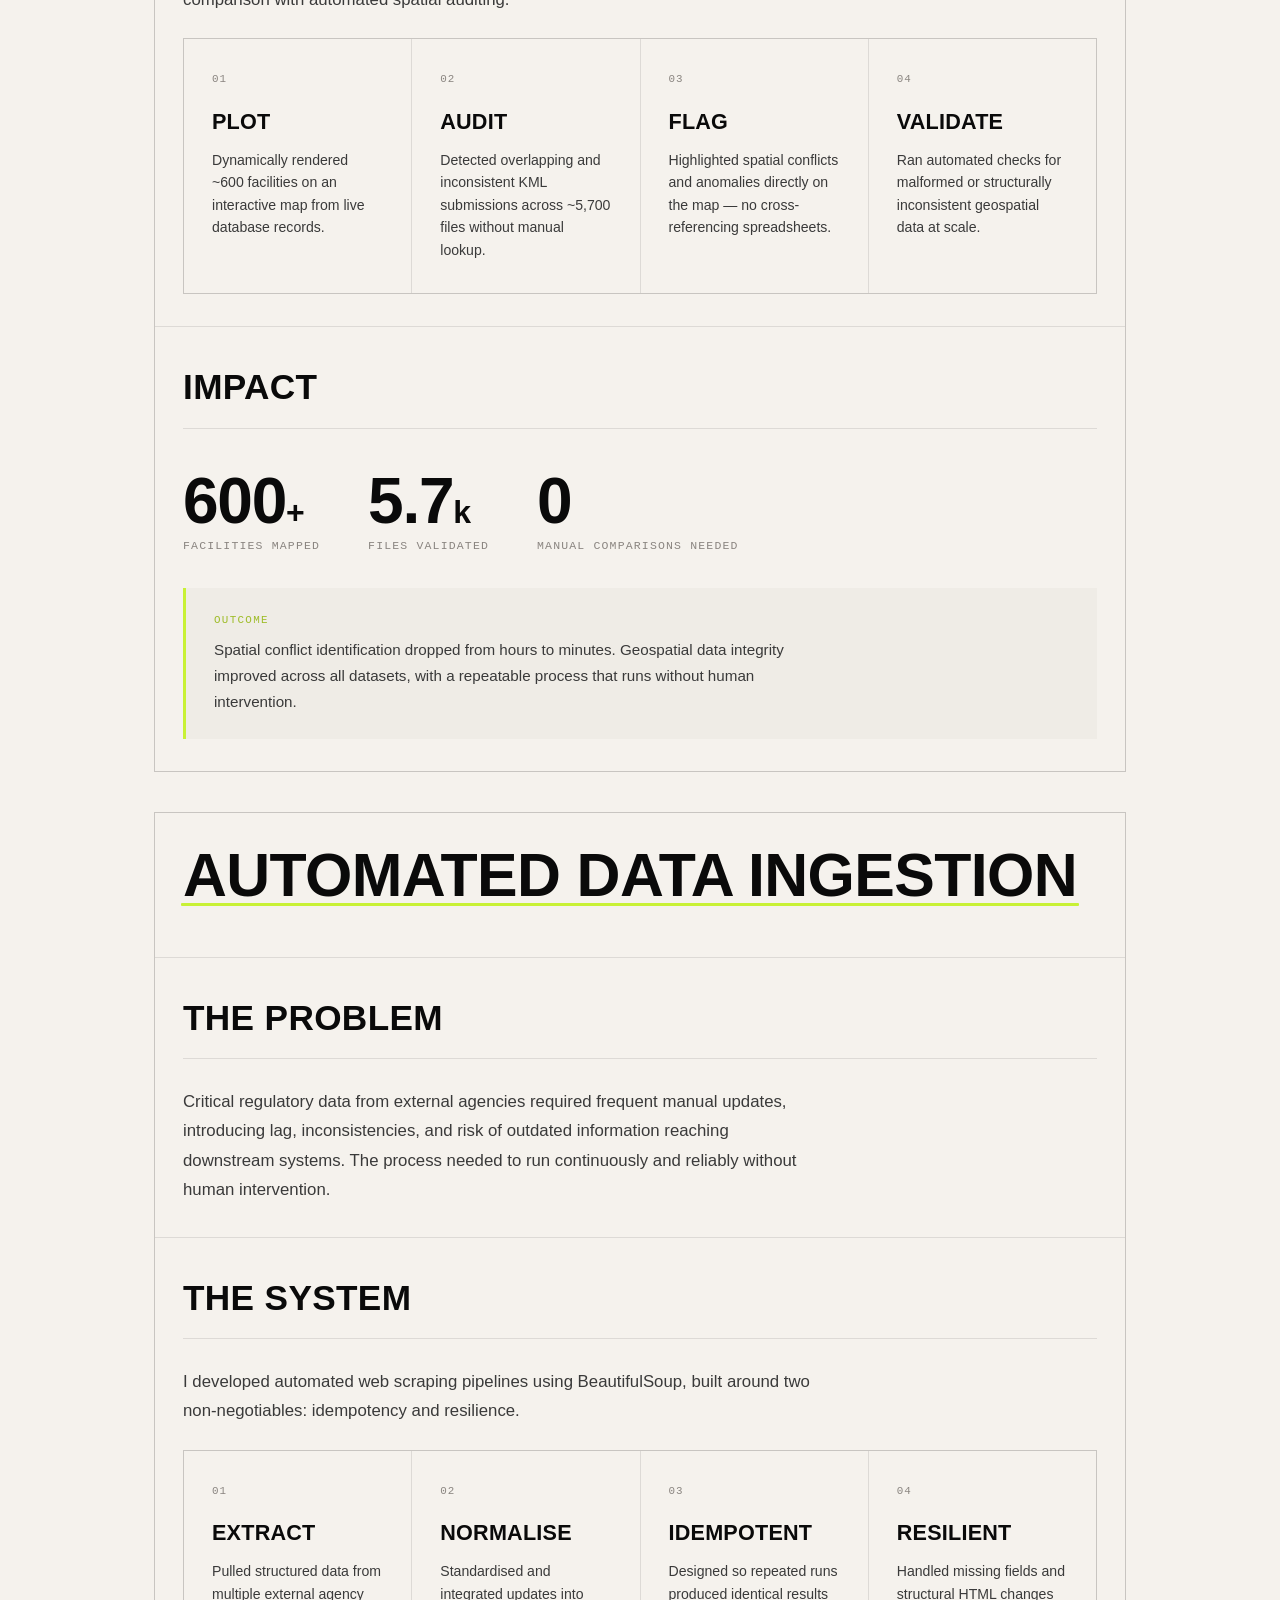
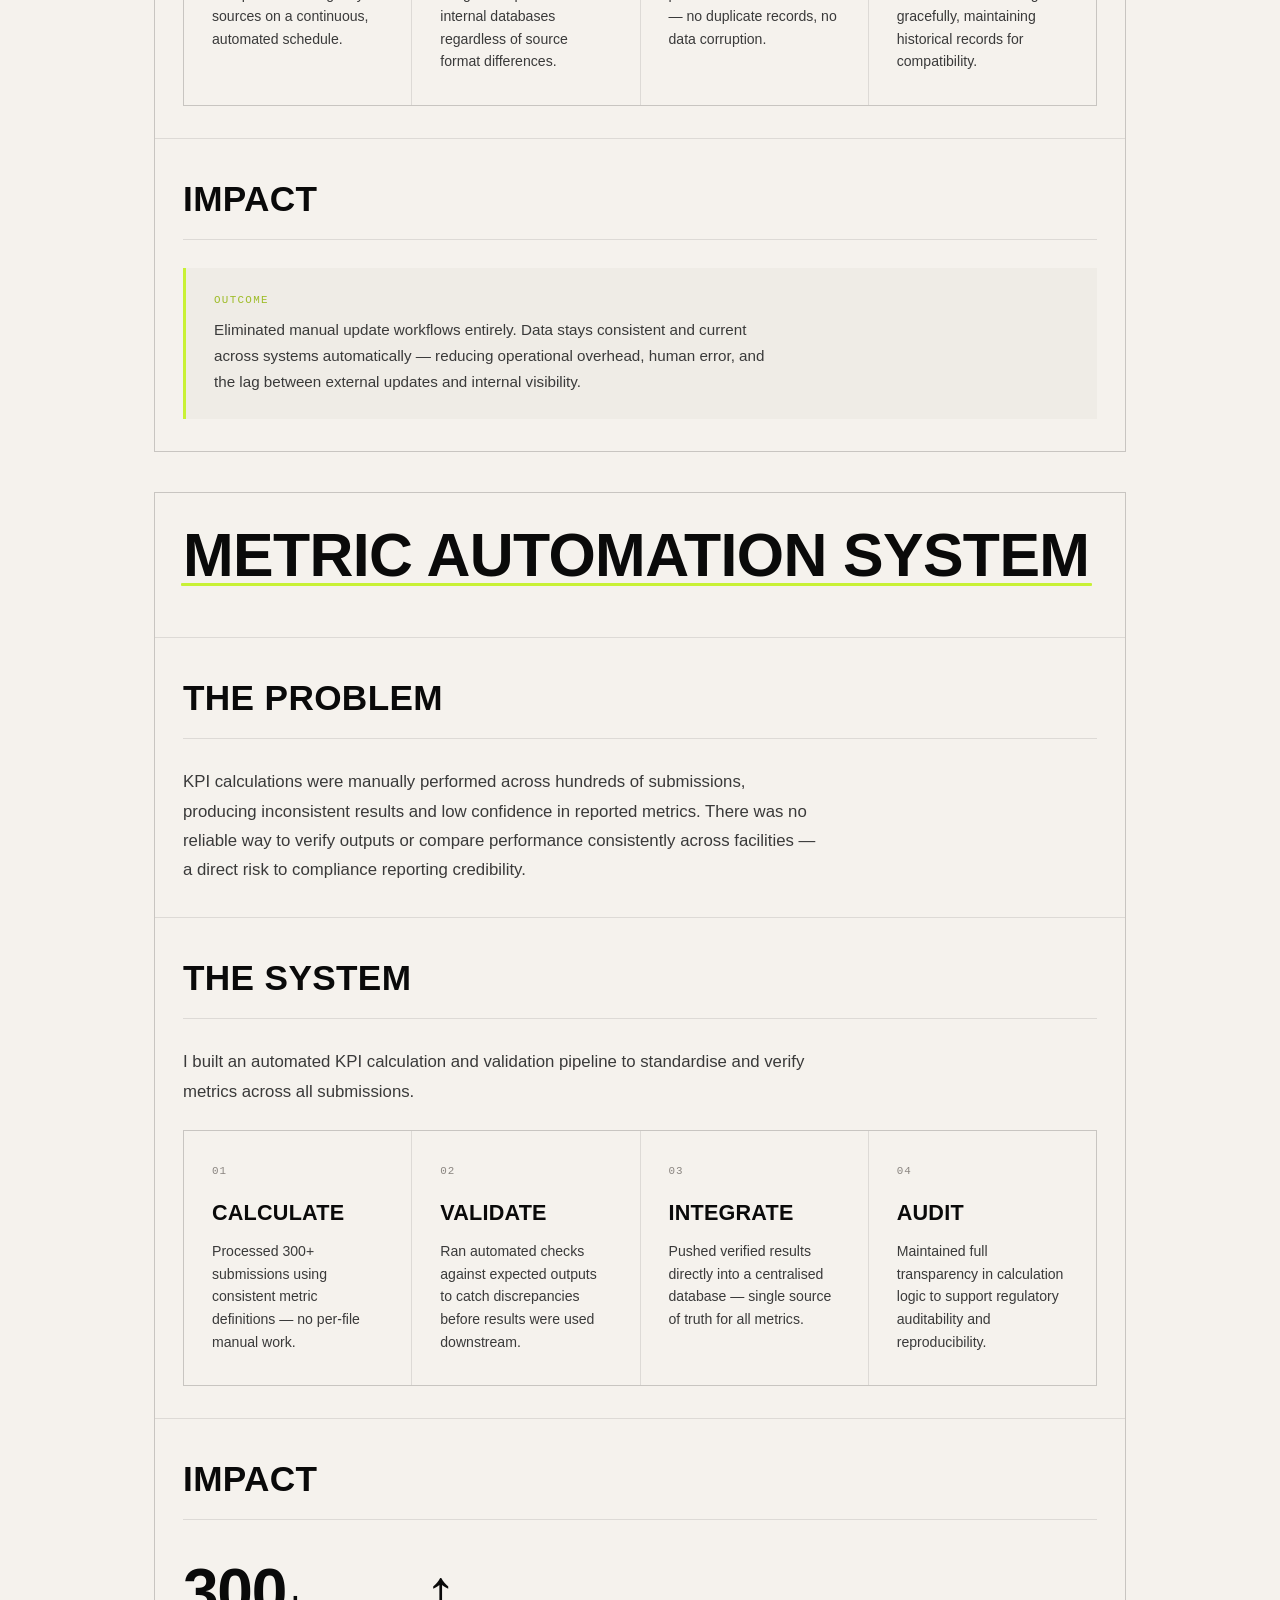
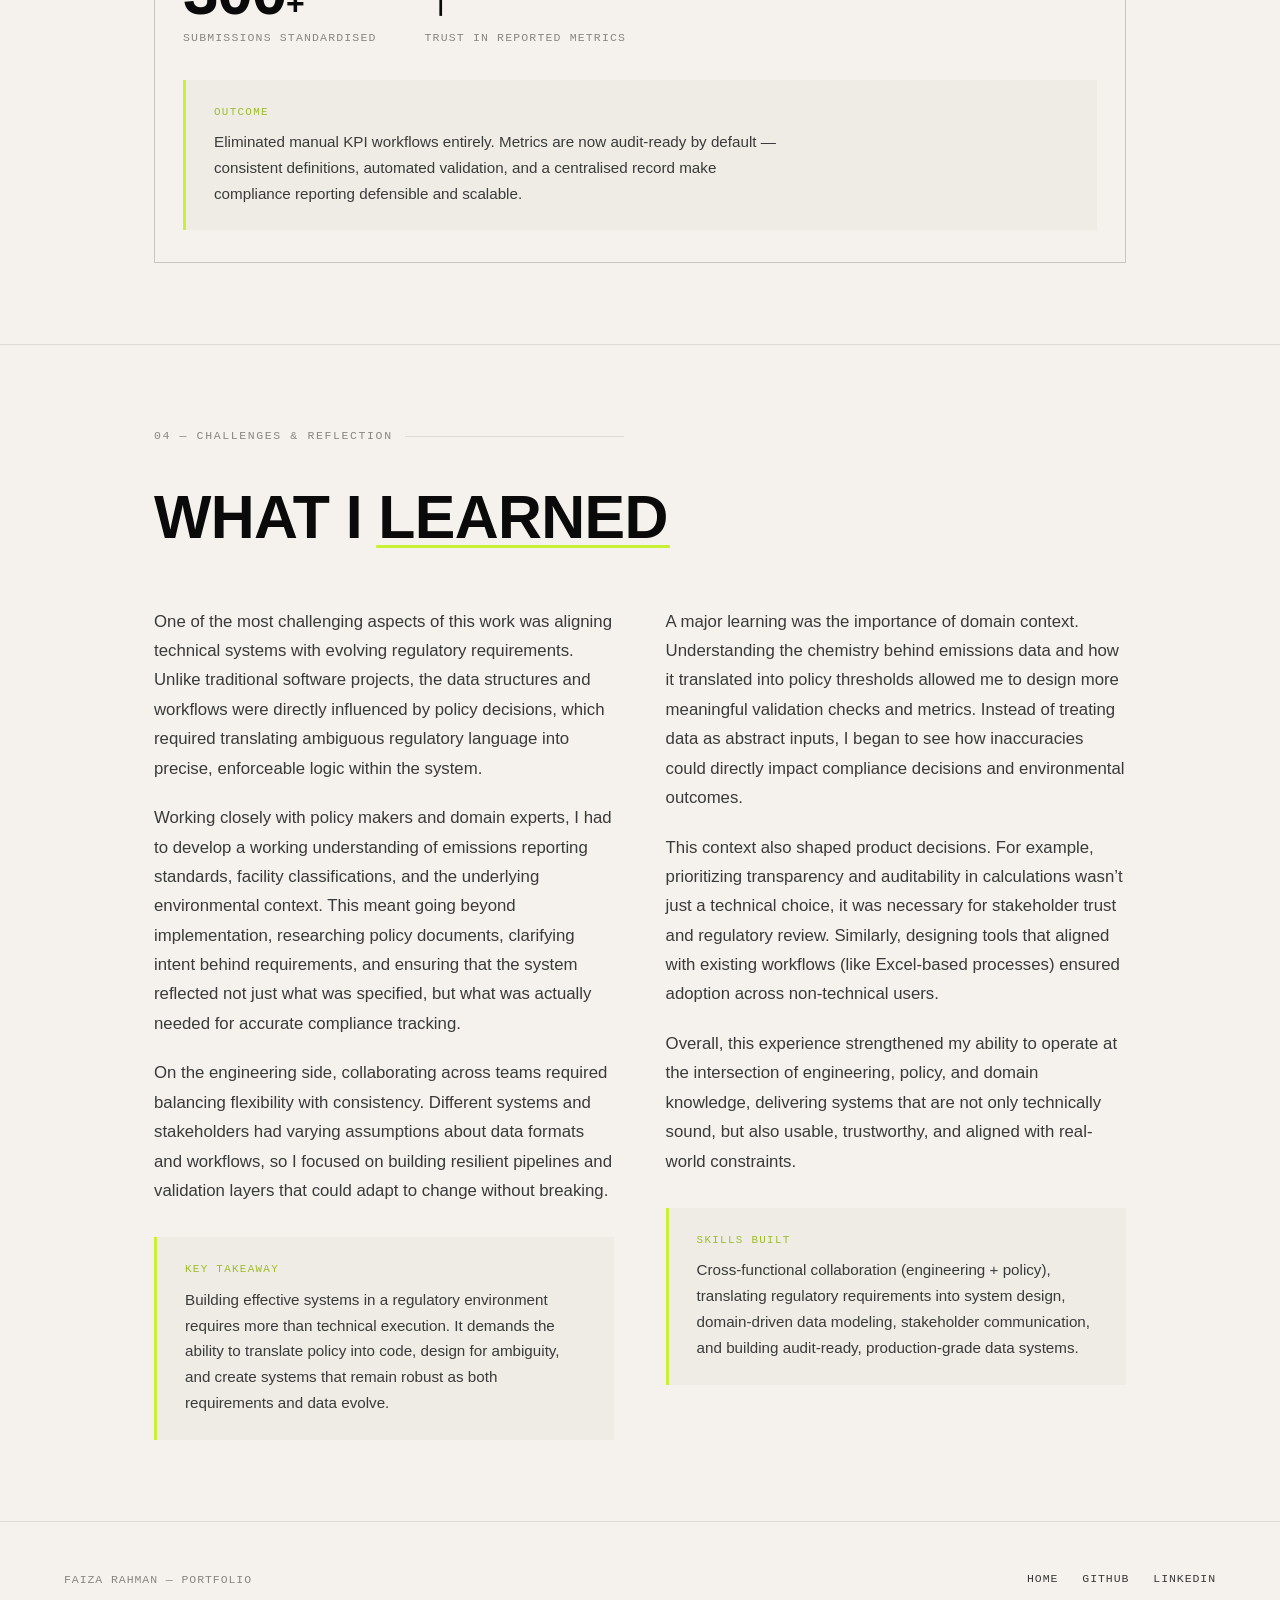
<file: pages/public_sector.html>
<!DOCTYPE html>
<html lang="en">


<head>
  <meta charset="UTF-8">
  <meta name="viewport" content="width=device-width, initial-scale=1.0">
  <title>Public Sector Tools — Faiza Rahman</title>
  <link rel="preconnect" href="https://fonts.googleapis.com">
  <link rel="preconnect" href="https://fonts.gstatic.com" crossorigin>
  <link
    href="https://fonts.googleapis.com/css2?family=Barlow+Condensed:ital,wght@0,300;0,400;0,600;0,700;0,800;1,300;1,700&family=DM+Mono:ital,wght@0,300;0,400;0,500;1,300&family=DM+Sans:ital,opsz,wght@0,9..40,300;0,9..40,400;0,9..40,500;1,9..40,300&display=swap">
  <link rel="stylesheet" href="project.css">
</head>

<body>

  <svg class="svg-defs" aria-hidden="true">
    <defs>
      <filter id="grease" x="-5%" y="-5%" width="110%" height="110%">
        <feTurbulence type="fractalNoise" baseFrequency="0.65" numOctaves="4" seed="2" result="noise" />
        <feDisplacementMap in="SourceGraphic" in2="noise" scale="2.5" xChannelSelector="R" yChannelSelector="G" />
      </filter>
    </defs>
  </svg>

  <nav id="main-nav">
    <a href="/index.html" class="nav-back">
      <svg viewBox="0 0 16 16" fill="none" stroke="currentColor" stroke-width="1.5" stroke-linecap="round"
        stroke-linejoin="round">
        <path d="M10 3L5 8l5 5" />
      </svg>
      All Projects
    </a>
    <div class="nav-links">
      <a href="#overview">Overview</a>
      <a href="#process">Process</a>
      <a href="#features">Features</a>
      <a href="#reflection">Reflection</a>
    </div>
  </nav>

  <!-- HERO -->
  <section class="hero">
    <div class="hero-bg" aria-hidden="true"></div>
    <div>
      <p class="hero-eyebrow">Internship at the GoA Ministry of Environment and Protected Areas - Software and Data
        Engineering</p>
      <h1 class="hero-title">
        Public-Sector<br>Tools
        <svg class="mark-underline" viewBox="0 0 760 28" xmlns="https://www.w3.org/2000/svg" aria-hidden="true">
          <path d="M4,14 C80,6 180,20 280,12 C380,4 460,22 560,13 C630,7 700,17 756,12" />
        </svg>
      </h1>
      <div class="hero-meta">
        <div class="stack-list">
          <span class="stack-pill hi">Python</span>

          <span class="stack-pill hi">Django</span>
          <span class="stack-pill hi">ETL pipelines</span>
          <span class="stack-pill">Micorsoft SQL Server</span>
          <span class="stack-pill">Python</span>
          <span class="stack-pill">JSON</span>
          <span class="stack-pill">NoSQL </span>
          <span class="stack-pill">Git</span>

        </div>
        <div class="hero-scroll">
          <div class="hero-scroll-line"></div>
          Scroll to explore
        </div>
      </div>
    </div>
  </section>

  <!-- OVERVIEW -->
  <section class="section" id="overview">
    <div class="container">
      <p class="section-label">01 — Overview</p>
      <h2 class="h2">Built data systems with <span class="u">ETL and geospatial tools</span></h2>

      <div class="overview-grid">
        <div class="overview-cell">
          <div class="label">Role</div>
          <div class="value">Software and Data Engineering</div>
        </div>
        <div class="overview-cell">
          <div class="label">Stack</div>
          <div class="value">Python, Django, SQL, NoSQL,Yaml,Excel, JavaScript, HTMX</div>
        </div>
        <div class="overview-cell">
          <div class="label">Team</div>
          <div class="value">2 developers serving 4 teams</div>
        </div>
        <div class="overview-cell">
          <div class="label">Context</div>
          <div class="value">Government of Alberta — Environmental data systems internship</div>
        </div>
      </div>


      <div style="margin-top:3rem;">
        <div>
          <p class="body-text">In support of Alberta's TIER regulation I designed and maintained a Django-based data
            platform supporting multiple applications
            across departments, enabling scalable data storage and streamlined workflows.

          </p>

        </div>

        <p>As a result a fragmented, manual data ecosystem was transformed into a unified, automated platform. Data from
          300+
          sources was centralized into a single source of truth, workflows became significantly faster, and system
          reliability improved through robust validation and testing. The platform enabled scalable collaboration
          across departments while reducing operational overhead and manual intervention</p>


      </div>
      <div class="result-cards" style="margin-top:3rem;">
        <div class="result-card">
          <div class="stat-label">Efficiency gains:</div>
          <p class="body-text">reduced manual workflows by ~7.5x and accelerated data access by ~2x through automation,
            improved UI flows, and advanced Excel ingestion.</p>

        </div>
        <div class="result-card blue">
          <div class="stat-label">Data automation:</div>
          <p class="body-text"><strong></strong>built ETL pipelines to transform Excel data into structured JSON and
            TOML formats, standardizing over 300 profiles spanning 2018–2024 while ensuring future regulatory
            compatibility.</p>
        </div>

        <div class="result-card ">
          <div class="stat-label">Geospatial tooling:</div>
          <p class="body-text"> developed a Leaflet-based mapping system to automate location visualization across ~600
            sites, eliminating manual Google Earth workflows.</p>
        </div>
      </div>

      <div class="stat-row">
        <div class="stat-item">
          <div class="stat-number circled">330+
            <svg class="scribble-circle" viewBox="20 -10 120 90" xmlns="https://www.w3.org/2000/svg" aria-hidden="true">
              <path
                d="M 84 0 C 98 0 152 -7 159 28 C 162 76 142 73 82 69 C 43 70 36 70 29 70 C 25 72 2 58 2 35 C 2 12 22 -2 44 0 Z" />
            </svg>
          </div>
          <div class="stat-label">sources<br>consolidated</div>
        </div>
        <div class="stat-item">
          <div class="stat-number">2</div>
          <div class="stat-label">regulatory agencies <br>scraped</div>
        </div>
        <div class="stat-item">
          <div class="stat-number">600+</div>
          <div class="stat-label"><br>GIS mapped facilities</div>
        </div>
        <div class="stat-item">
          <div class="stat-number">~7.5x</div>
          <div class="stat-label">faster <br>user workflows</div>
        </div>
      </div>
    </div>
  </section>

  <!-- PROCESS -->
  <section class="section" id="process">
    <p class="section-label">02 — Process</p>
    <div class="container">
      <div class="project-grid">
        <div class="project-card">
          <h2 class="h2"> <span class="u">ETL Pipeline</span></h2>
          <p class="body-text"> </p>
        </div>


        <!--The Problem -->
        <div class="project-card plain">
          <div class="process-heading">The Problem</div>

          <p class="body-text">
            Environmental reporting data arrived as Excel files. Hundreds of sources,
            six-plus years of submissions, each with slight variations in schema,
            column names, and metadata. The real issue wasn't volume. It was the
            absence of structure. Manual cleaning didn't scale, and any one-off fix
            would break with the next regulatory change or form revision.
          </p>
          <p class="body-text">
            Older metrics lived in separate sheets, exposed to being overwritten or
            lost. Forms were clearly versioned, but the fragmented file-per-submission
            nature made cross-facility comparison and aggregation unreliable. All the
            data existed, it just wasn't in a shape that downstream systems could
            trust.
          </p>

          <div class="callout">
            <div class="callout-label">Why it mattered</div>
            <p>TIER compliance requires accurate, comparable emissions data across
              facilities. Inconsistent source formats were directly obstructing the
              government's ability to track trends, enforce compliance, and adapt
              reporting requirements over time.</p>
          </div>
        </div>

        <!-- ── THE SYSTEM ── -->
        <div class="project-card plain">
          <div class="process-heading">The System</div>

          <p class="body-text">
            I designed a flexible ETL pipeline in Python, using OpenPyXL, PyWin32,
            YAML, and VBA, built around one principle: schema-tolerance. Rather than
            hardcoding transformations for each form version, the pipeline adapts to
            minor structural variations without breaking.
          </p>

          <div class=" feature-grid--row feature-grid" style="margin-top: 1.5rem;">
            <div class="feature-card">
              <div class="feature-num">01</div>
              <div class="feature-title">Parse</div>
              <p class="feature-desc">Ingested heterogeneous Excel formats and normalised
                them into a consistent schema regardless of source version.</p>
            </div>



            <div class="feature-card">
              <div class="feature-num">02</div>
              <div class="feature-title">Extract</div>
              <p class="feature-desc">Dynamically identified and standardised metadata
                fields — facility IDs, reporting periods, units — across all form
                variants.</p>
            </div>


            <div class="feature-card">
              <div class="feature-num">03</div>
              <div class="feature-title">Calculate</div>
              <p class="feature-desc">Manipulated embedded VBA scripts to ensure
                emissions calculations ran correctly before extraction, preserving
                formula logic without manual intervention.</p>
            </div>

            <div class="feature-card">
              <div class="feature-num">04</div>
              <div class="feature-title">Output</div>
              <p class="feature-desc">Converted results into structured JSON/TOML,
                ready for SQL ingestion and downstream analysis pipelines.</p>
            </div>
          </div>
        </div>

        <!-- ── IMPACT ── -->
        <div class="project-card plain">
          <div class="process-heading">Impact</div>

          <div class="stat-row">
            <div>
              <div class="stat-number">300<span style="font-size:.5em">+</span></div>
              <div class="stat-label">Facility profiles standardised</div>
            </div>
            <div>
              <div class="stat-number">6<span style="font-size:.5em">yrs</span></div>
              <div class="stat-label">Of historical data unified</div>
            </div>
            <div>
              <div class="stat-number">1</div>
              <div class="stat-label">Source of truth for downstream systems</div>
            </div>
          </div>

          <div class="callout blue" style="margin-top: 2rem;">
            <div class="callout-label">Outcome</div>
            <p>Manual preprocessing effort dropped significantly. Ingestion workflows
              are now future-proofed against new form versions, and data is consistently
              available for analysis, automation, and regulatory calculation — without
              a human in the loop for each new submission cycle.</p>
          </div>
        </div>

      </div>
    </div>
    <div class="container">
      <div class="project-grid">
        <div class="project-card">

          <h2 class="h2"><span class="u">GIS Validation Tool</span></h2>
        </div>

        <!-- The Problem -->
        <div class="project-card plain">
          <div class="process-heading">The Problem</div>
          <p class="body-text">Engineering teams were manually comparing KML files
            side-by-side to check coordinate consistency across ~600 facilities and
            ~5,700 files. The bottleneck wasn't access to the data — it was that the
            process couldn't run reliably or repeatably without a human in the loop.
            Any inconsistency required visual inspection rather than automated detection.
          </p>
        </div>

        <!-- The System -->
        <div class="project-card plain">
          <div class="process-heading">The System</div>
          <p class="body-text">I built a KML-based geospatial visualisation tool using
            Leaflet that replaced manual comparison with automated spatial auditing.</p>

          <div class="feature-grid feature-grid--row" style="margin-top: 1.5rem;">
            <div class="feature-card">
              <div class="feature-num">01</div>
              <div class="feature-title">Plot</div>
              <p class="feature-desc">Dynamically rendered ~600 facilities on an
                interactive map from live database records.</p>
            </div>
            <div class="feature-card">
              <div class="feature-num">02</div>
              <div class="feature-title">Audit</div>
              <p class="feature-desc">Detected overlapping and inconsistent KML
                submissions across ~5,700 files without manual lookup.</p>
            </div>
            <div class="feature-card">
              <div class="feature-num">03</div>
              <div class="feature-title">Flag</div>
              <p class="feature-desc">Highlighted spatial conflicts and anomalies
                directly on the map — no cross-referencing spreadsheets.</p>
            </div>
            <div class="feature-card">
              <div class="feature-num">04</div>
              <div class="feature-title">Validate</div>
              <p class="feature-desc">Ran automated checks for malformed or
                structurally inconsistent geospatial data at scale.</p>
            </div>
          </div>
        </div>

        <!-- Impact -->
        <div class="project-card plain">
          <div class="process-heading">Impact</div>
          <div class="stat-row">
            <div>
              <div class="stat-number">600<span style="font-size:.5em">+</span></div>
              <div class="stat-label">Facilities mapped</div>
            </div>
            <div>
              <div class="stat-number">5.7<span style="font-size:.5em">k</span></div>
              <div class="stat-label">Files validated</div>
            </div>
            <div>
              <div class="stat-number">0</div>
              <div class="stat-label">Manual comparisons needed</div>
            </div>
          </div>
          <div class="callout" style="margin-top: 2rem;">
            <div class="callout-label">Outcome</div>
            <p>Spatial conflict identification dropped from hours to minutes.
              Geospatial data integrity improved across all datasets, with a
              repeatable process that runs without human intervention.</p>
          </div>
        </div>

      </div>
    </div>


    <div class="container">
      <div class="project-grid">
        <div class="project-card">

          <h2 class="h2"><span class="u">Automated Data Ingestion</span></h2>
        </div>


        <!-- The Problem -->
        <div class="project-card plain">
          <div class="process-heading">The Problem</div>
          <p class="body-text">Critical regulatory data from external agencies required
            frequent manual updates, introducing lag, inconsistencies, and risk of
            outdated information reaching downstream systems. The process needed to
            run continuously and reliably without human intervention.</p>
        </div>

        <!-- The System -->
        <div class="project-card plain">
          <div class="process-heading">The System</div>
          <p class="body-text">I developed automated web scraping pipelines using
            BeautifulSoup, built around two non-negotiables: idempotency and
            resilience.</p>

          <div class="feature-grid feature-grid--row" style="margin-top: 1.5rem;">
            <div class="feature-card">
              <div class="feature-num">01</div>
              <div class="feature-title">Extract</div>
              <p class="feature-desc">Pulled structured data from multiple external
                agency sources on a continuous, automated schedule.</p>
            </div>
            <div class="feature-card">
              <div class="feature-num">02</div>
              <div class="feature-title">Normalise</div>
              <p class="feature-desc">Standardised and integrated updates into internal
                databases regardless of source format differences.</p>
            </div>
            <div class="feature-card">
              <div class="feature-num">03</div>
              <div class="feature-title">Idempotent</div>
              <p class="feature-desc">Designed so repeated runs produced identical
                results — no duplicate records, no data corruption.</p>
            </div>
            <div class="feature-card">
              <div class="feature-num">04</div>
              <div class="feature-title">Resilient</div>
              <p class="feature-desc">Handled missing fields and structural HTML
                changes gracefully, maintaining historical records for compatibility.</p>
            </div>
          </div>
        </div>

        <!-- Impact -->
        <div class="project-card plain">
          <div class="process-heading">Impact</div>
          <div class="callout blue" style="margin-top: 0;">
            <div class="callout-label">Outcome</div>
            <p>Eliminated manual update workflows entirely. Data stays consistent and
              current across systems automatically — reducing operational overhead,
              human error, and the lag between external updates and internal
              visibility.</p>
          </div>
        </div>
      </div>
    </div>

    <div class="container">
      <div class="project-grid">
        <div class="project-card">
          <h2 class="h2"><span class="u">Metric Automation System</span></h2>
        </div>

        <!-- The Problem -->
        <div class="project-card plain">
          <div class="process-heading">The Problem</div>
          <p class="body-text">KPI calculations were manually performed across hundreds
            of submissions, producing inconsistent results and low confidence in
            reported metrics. There was no reliable way to verify outputs or compare
            performance consistently across facilities — a direct risk to compliance
            reporting credibility.</p>
        </div>

        <!-- The System -->
        <div class="project-card plain">
          <div class="process-heading">The System</div>
          <p class="body-text">I built an automated KPI calculation and validation
            pipeline to standardise and verify metrics across all submissions.</p>

          <div class="feature-grid feature-grid--row" style="margin-top: 1.5rem;">
            <div class="feature-card">
              <div class="feature-num">01</div>
              <div class="feature-title">Calculate</div>
              <p class="feature-desc">Processed 300+ submissions using consistent
                metric definitions — no per-file manual work.</p>
            </div>
            <div class="feature-card">
              <div class="feature-num">02</div>
              <div class="feature-title">Validate</div>
              <p class="feature-desc">Ran automated checks against expected outputs to
                catch discrepancies before results were used downstream.</p>
            </div>
            <div class="feature-card">
              <div class="feature-num">03</div>
              <div class="feature-title">Integrate</div>
              <p class="feature-desc">Pushed verified results directly into a
                centralised database — single source of truth for all metrics.</p>
            </div>
            <div class="feature-card">
              <div class="feature-num">04</div>
              <div class="feature-title">Audit</div>
              <p class="feature-desc">Maintained full transparency in calculation logic
                to support regulatory auditability and reproducibility.</p>
            </div>
          </div>
        </div>

        <!-- Impact -->
        <div class="project-card plain">
          <div class="process-heading">Impact</div>
          <div class="stat-row">
            <div>
              <div class="stat-number">300<span style="font-size:.5em">+</span></div>
              <div class="stat-label">Submissions standardised</div>
            </div>
            <div>
              <div class="stat-number">↑</div>
              <div class="stat-label">Trust in reported metrics</div>
            </div>
          </div>
          <div class="callout" style="margin-top: 2rem;">
            <div class="callout-label">Outcome</div>
            <p>Eliminated manual KPI workflows entirely. Metrics are now
              audit-ready by default — consistent definitions, automated validation,
              and a centralised record make compliance reporting defensible and
              scalable.</p>
          </div>
        </div>
      </div>
    </div>
  </section>
  <!-- REFLECTION -->
  <section class="section" id="reflection">
    <div class="container">
      <p class="section-label">04 — Challenges &amp; Reflection</p>
      <h2 class="h2">What I <span class="u">learned</span></h2>

      <div class="two-col" style="margin-top:2.5rem;">
        <div>
          <p class="body-text">One of the most challenging aspects of this work was aligning technical systems with
            evolving regulatory requirements. Unlike traditional software projects, the data structures and workflows
            were directly influenced by policy decisions, which required translating ambiguous regulatory language into
            precise, enforceable logic within the system.</p>

          <p class="body-text">Working closely with policy makers and domain experts, I had to develop a working
            understanding of emissions reporting standards, facility classifications, and the underlying environmental
            context. This meant going beyond implementation, researching policy documents, clarifying intent behind
            requirements, and ensuring that the system reflected not just what was specified, but what was actually
            needed for accurate compliance tracking.</p>

          <p class="body-text">On the engineering side, collaborating across teams required balancing flexibility with
            consistency. Different systems and stakeholders had varying assumptions about data formats and workflows, so
            I focused on building resilient pipelines and validation layers that could adapt to change without breaking.
          </p>

          <div class="callout">
            <div class="callout-label">Key Takeaway</div>
            <p>Building effective systems in a regulatory environment requires more than technical execution. It demands
              the ability to translate policy into code, design for ambiguity, and create systems that remain robust as
              both requirements and data evolve.</p>
          </div>
        </div>

        <div>
          <p class="body-text">A major learning was the importance of domain context. Understanding the chemistry behind
            emissions data and how it translated into policy thresholds allowed me to design more meaningful validation
            checks and metrics. Instead of treating data as abstract inputs, I began to see how inaccuracies could
            directly impact compliance decisions and environmental outcomes.</p>

          <p class="body-text">This context also shaped product decisions. For example, prioritizing transparency and
            auditability in calculations wasn’t just a technical choice, it was necessary for stakeholder trust and
            regulatory review. Similarly, designing tools that aligned with existing workflows (like Excel-based
            processes) ensured adoption across non-technical users.</p>

          <p class="body-text">Overall, this experience strengthened my ability to operate at the intersection of
            engineering, policy, and domain knowledge, delivering systems that are not only technically sound, but also
            usable, trustworthy, and aligned with real-world constraints.</p>

          <div class="callout">
            <div class="callout-label">Skills Built</div>
            <p>Cross-functional collaboration (engineering + policy), translating regulatory requirements into system
              design, domain-driven data modeling, stakeholder communication, and building audit-ready, production-grade
              data systems.</p>
          </div>
        </div>
      </div>
    </div>
  </section>

  <footer>
    <div class="footer-left">Faiza Rahman — Portfolio</div>
    <div class="footer-right">
      <a href="/index.html" class="footer-link">Home</a>
      <a href="https://github.com/frahma1" target="_blank" class="footer-link">GitHub</a>
      <a href="https://www.linkedin.com/in/faiza-rahman/" target="_blank" class="footer-link">LinkedIn</a>
    </div>
  </footer>

  <script>
    const nav = document.getElementById('main-nav');
    window.addEventListener('scroll', () => {
      nav.classList.toggle('scrolled', window.scrollY > 60);
    });

  </script>
  <script type="text/javascript" src="https://viewer.diagrams.net/js/viewer-static.min.js"></script>

</body>

</html>
</file>
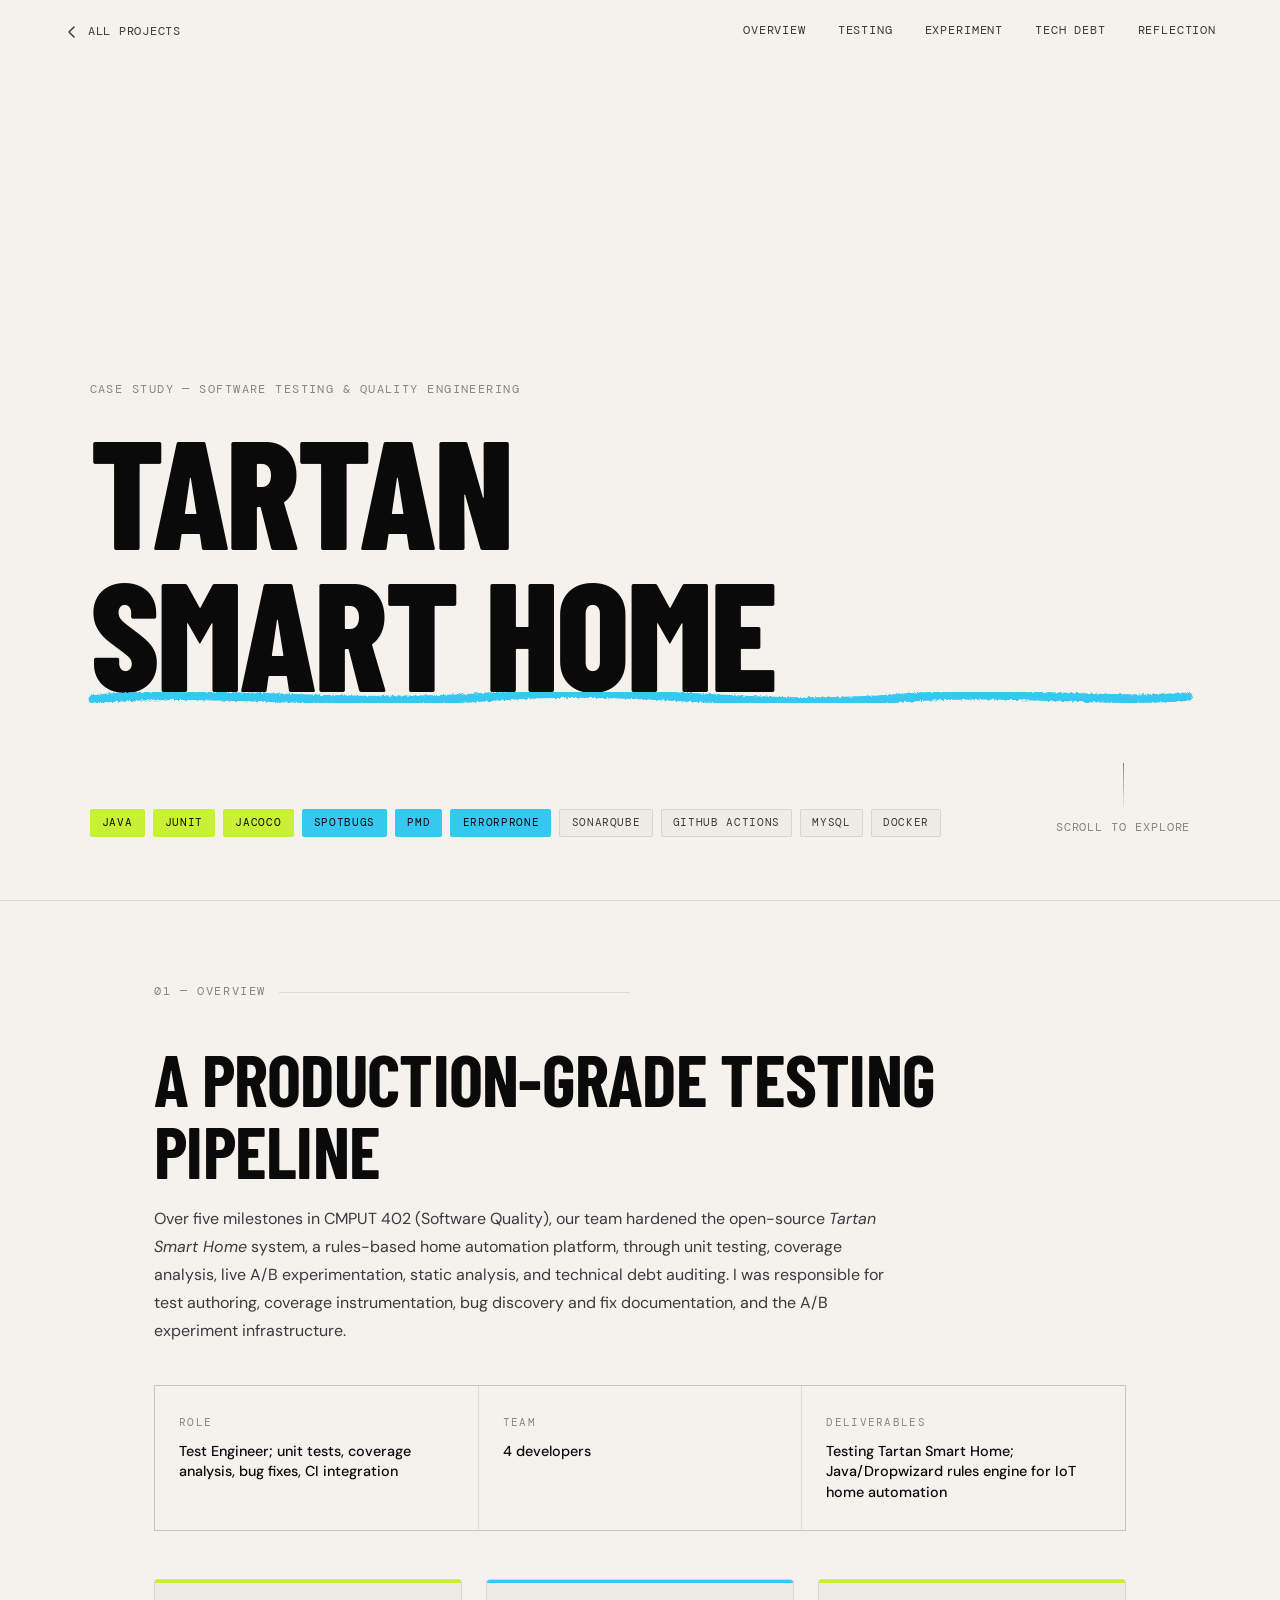
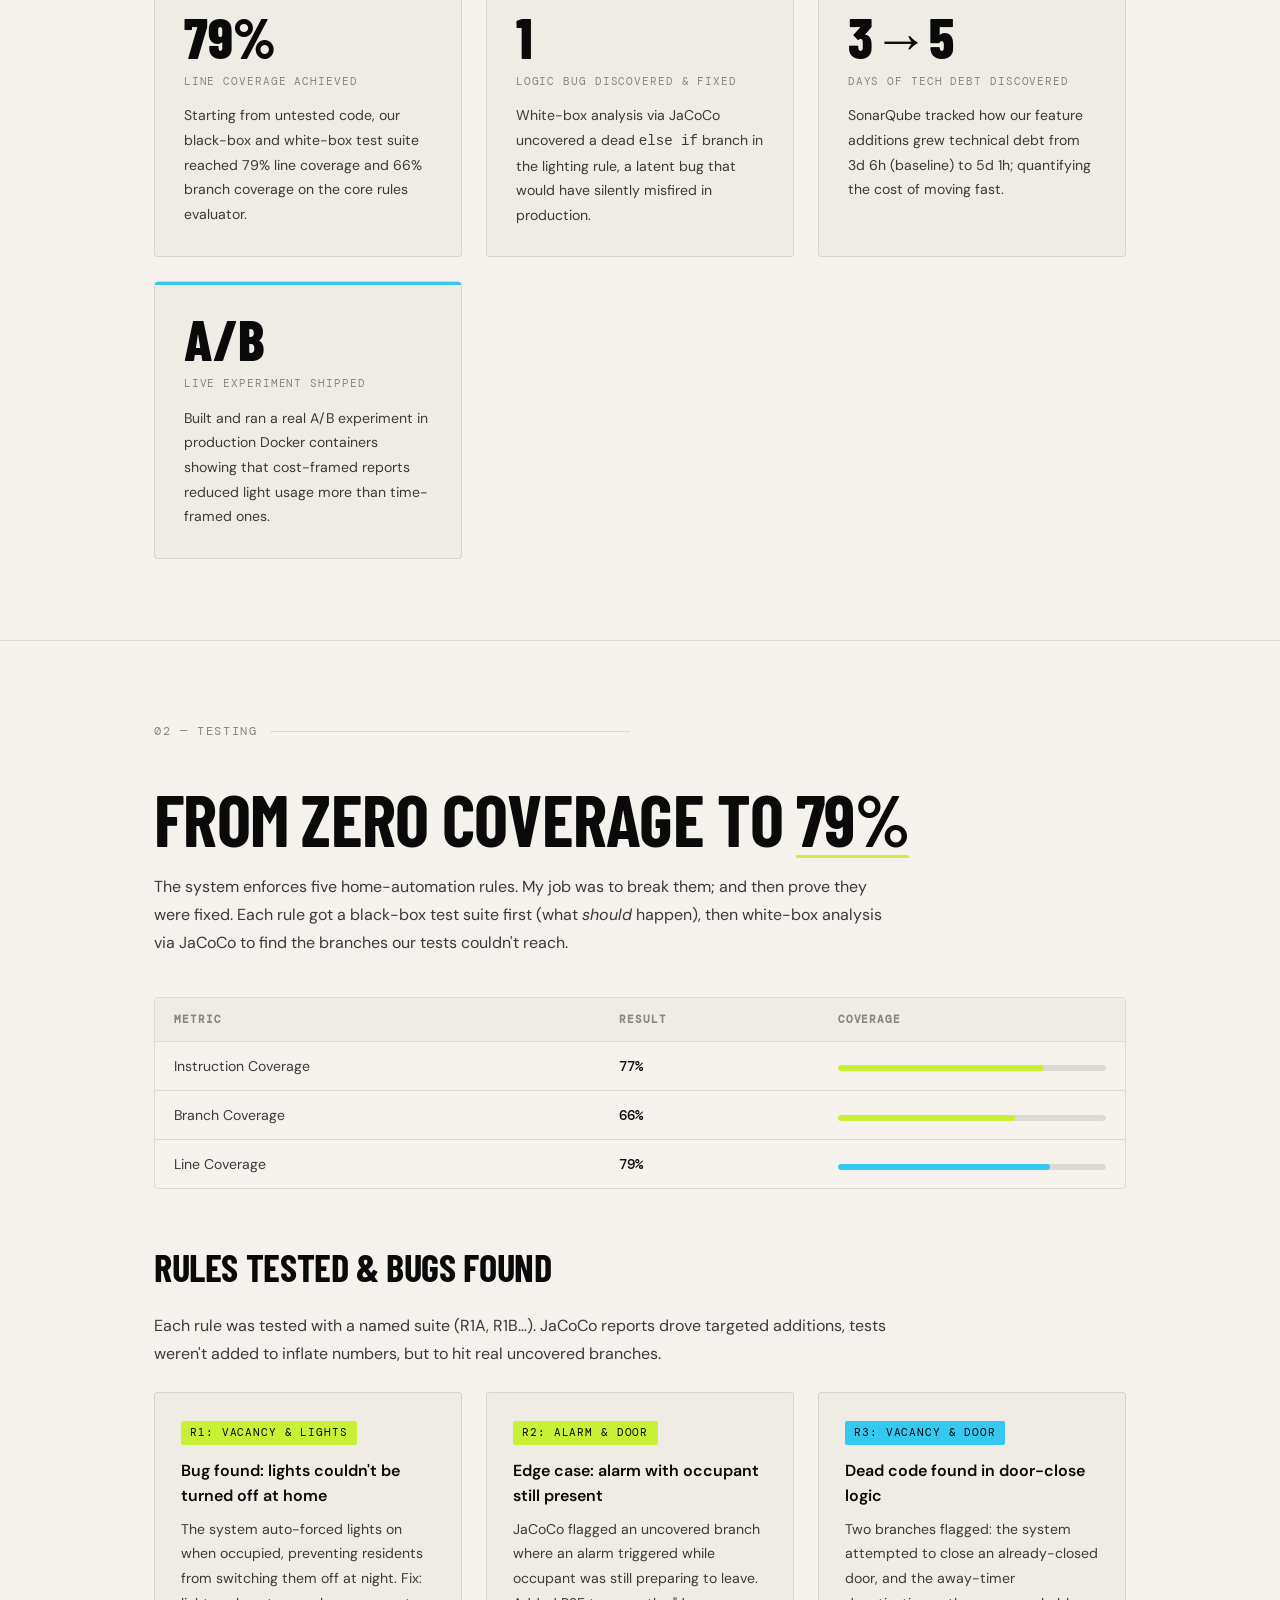
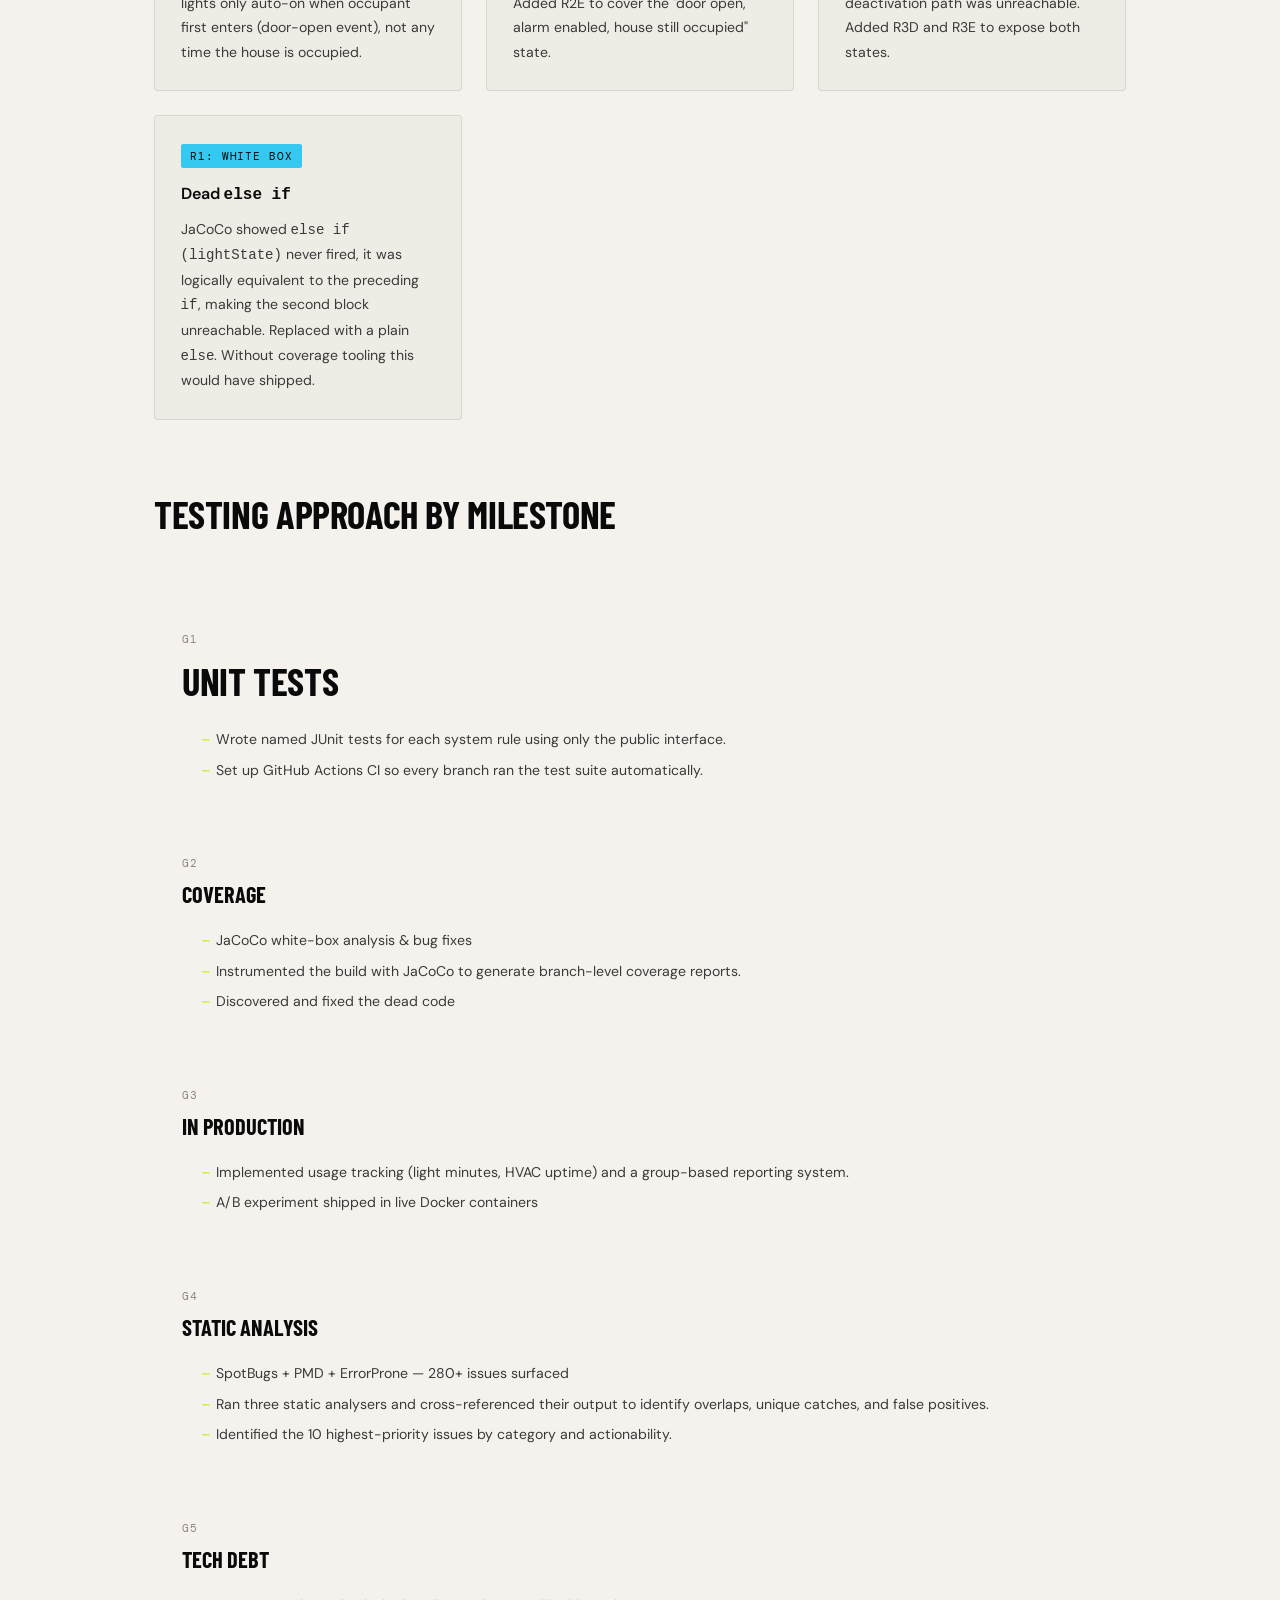
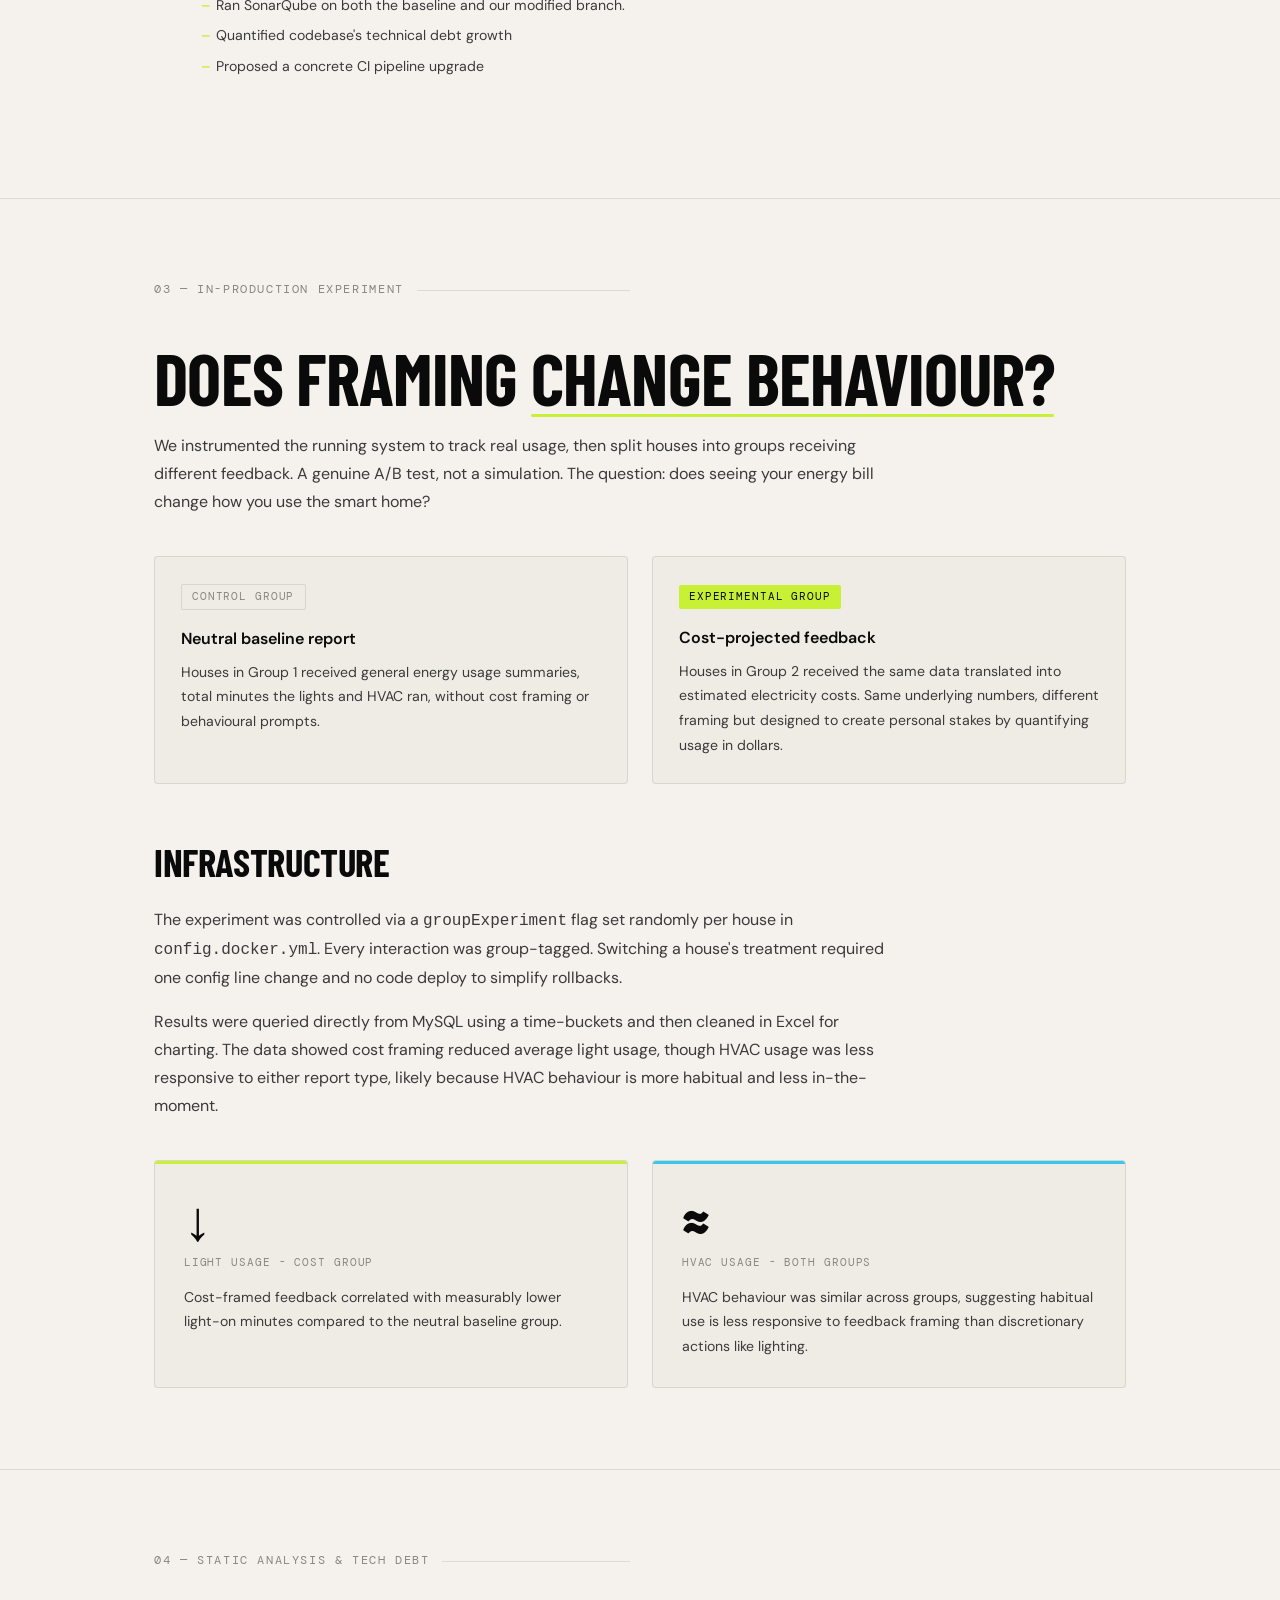
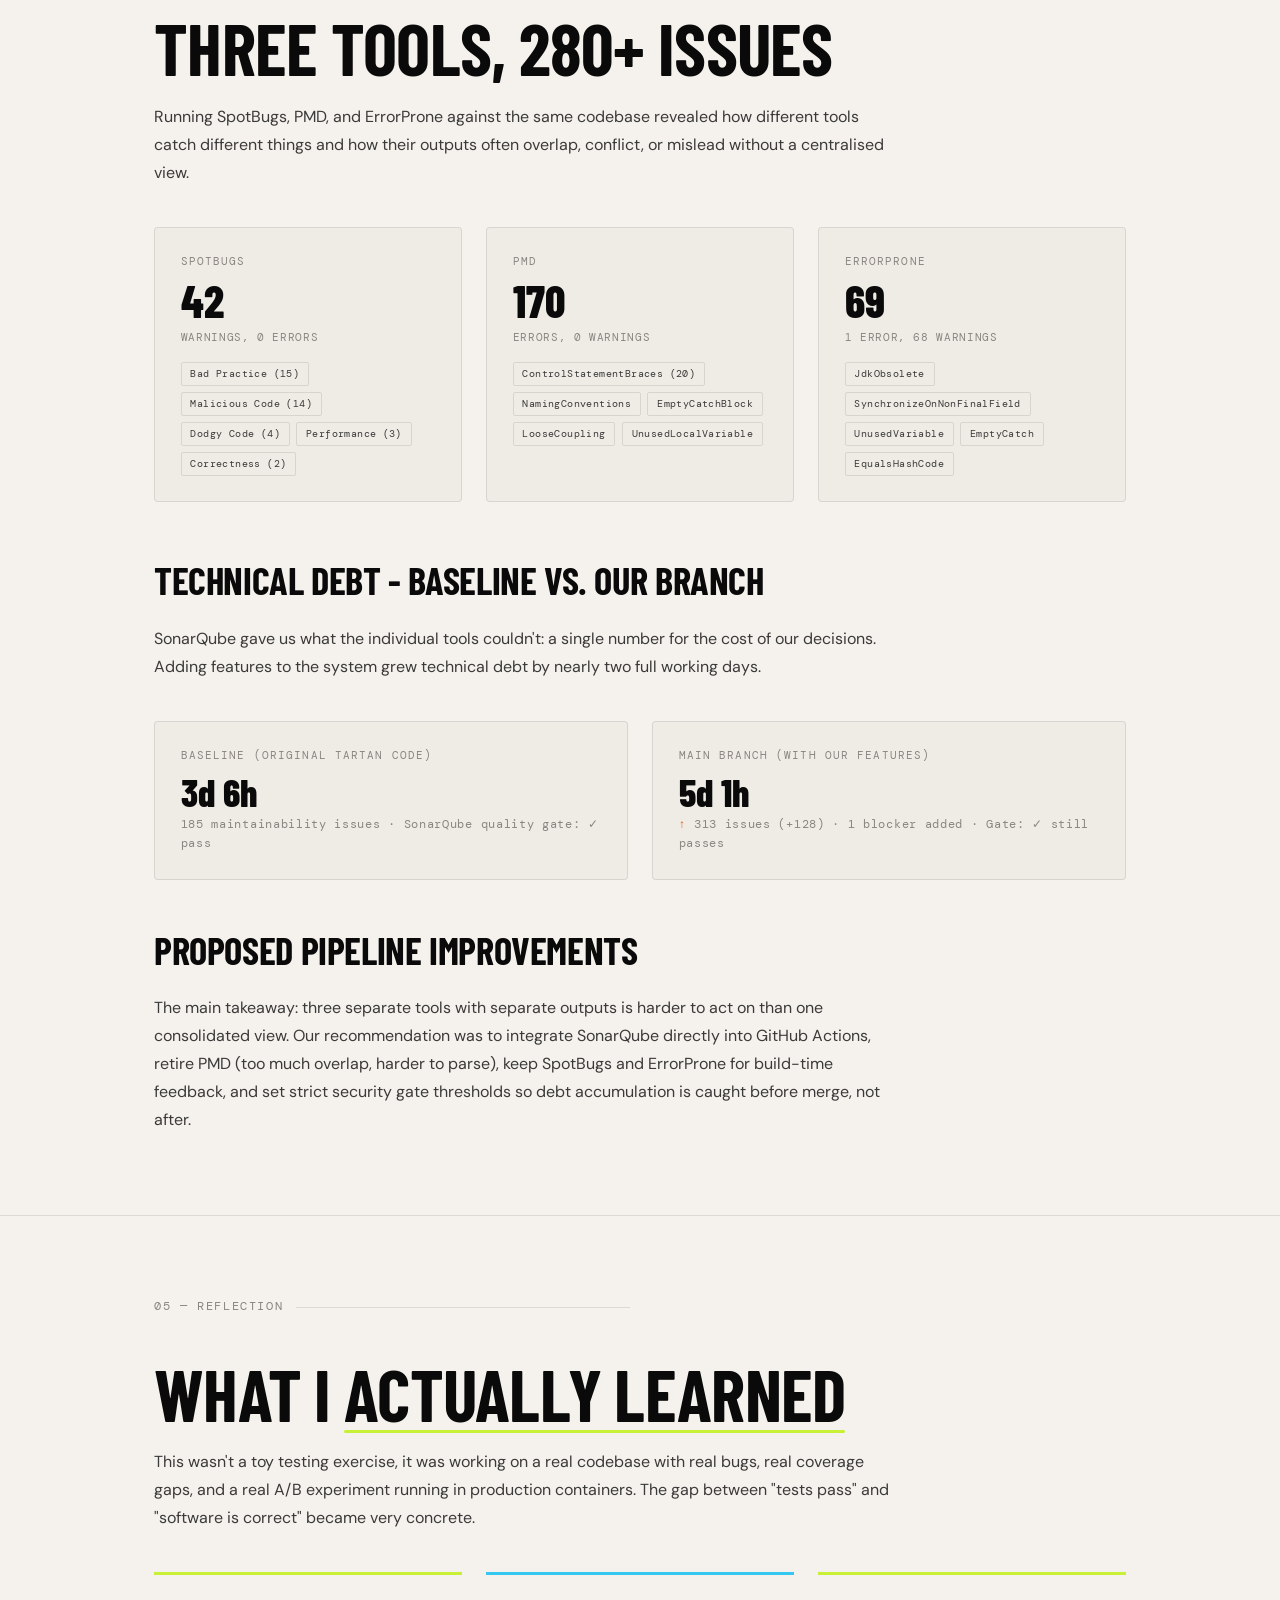
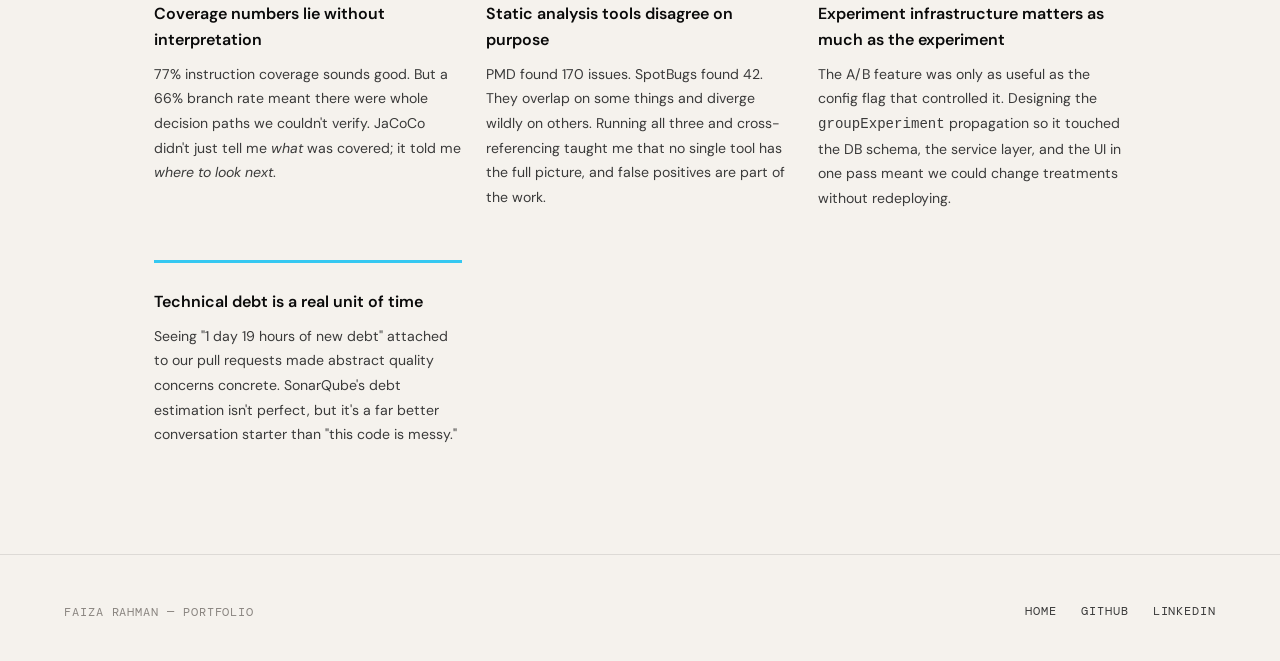
<file: pages/tartan_security.html>
<!DOCTYPE html>
<html lang="en">

<head>
  <meta charset="UTF-8">
  <meta name="viewport" content="width=device-width, initial-scale=1.0">
  <title>Tartan Smart Home — Faiza Rahman</title>
  <link rel="preconnect" href="https://fonts.googleapis.com">
  <link rel="preconnect" href="https://fonts.gstatic.com" crossorigin>
  <link
    href="https://fonts.googleapis.com/css2?family=Barlow+Condensed:ital,wght@0,300;0,400;0,600;0,700;0,800;1,300;1,700&family=DM+Mono:ital,wght@0,300;0,400;0,500;1,300&family=DM+Sans:ital,opsz,wght@0,9..40,300;0,9..40,400;0,9..40,500;1,9..40,300&display=swap"
    rel="stylesheet">
  <link rel="stylesheet" href="project.css">

</head>

<body>

  <!-- SVG filter defs -->
  <svg class="svg-defs" aria-hidden="true">
    <defs>
      <filter id="grease" x="-5%" y="-5%" width="110%" height="110%">
        <feTurbulence type="fractalNoise" baseFrequency="0.65" numOctaves="4" seed="2" result="noise" />
        <feDisplacementMap in="SourceGraphic" in2="noise" scale="2.5" xChannelSelector="R" yChannelSelector="G" />
      </filter>
    </defs>
  </svg>

  <!-- NAV -->
  <nav id="main-nav">
    <a href="/index.html" class="nav-back">
      <svg viewBox="0 0 16 16" fill="none" stroke="currentColor" stroke-width="1.5" stroke-linecap="round"
        stroke-linejoin="round">
        <path d="M10 3L5 8l5 5" />
      </svg>
      All Projects
    </a>
    <div class="nav-links">
      <a href="#overview">Overview</a>
      <a href="#testing">Testing</a>
      <a href="#experiment">Experiment</a>
      <a href="#debt">Tech Debt</a>
      <a href="#reflection">Reflection</a>
    </div>
  </nav>

  <!-- HERO -->
  <section class="hero">
    <div class="hero-bg" aria-hidden="true"></div>
    <span class="hero-eyebrow">Case Study — Software Testing & Quality Engineering</span>
    <h1 class="hero-title">
      Tartan<br>Smart Home
      <svg class="mark-underline" viewBox="0 0 760 28" xmlns="https://www.w3.org/2000/svg" aria-hidden="true">
        <path d="M4,14 C80,6 180,20 280,12 C380,4 460,22 560,13 C630,7 700,17 756,12" />
      </svg>
    </h1>
    <div class="hero-meta">
      <div class="stack-list">
        <span class="stack-pill hi">Java</span>
        <span class="stack-pill hi">JUnit</span>
        <span class="stack-pill hi">JaCoCo</span>
        <span class="stack-pill hi2">SpotBugs</span>
        <span class="stack-pill hi2">PMD</span>
        <span class="stack-pill hi2">ErrorProne</span>
        <span class="stack-pill">SonarQube</span>
        <span class="stack-pill">GitHub Actions</span>
        <span class="stack-pill">MySQL</span>
        <span class="stack-pill">Docker</span>
      </div>
      <div class="hero-scroll" aria-hidden="true">
        <div class="hero-scroll-line"></div>
        Scroll to explore
      </div>
    </div>
  </section>

  <!-- OVERVIEW -->
  <section class="section" id="overview">
    <div class="container">
      <p class="section-label">01 — Overview</p>
      <h2>A <span class="u2">production-grade</span> testing pipeline</h2>
      <p>Over five milestones in CMPUT 402 (Software Quality), our team hardened the open-source <em>Tartan Smart
          Home</em> system, a rules-based home automation platform, through unit testing, coverage analysis, live A/B
        experimentation, static analysis, and technical debt auditing. I was responsible for test authoring, coverage
        instrumentation, bug discovery and fix documentation, and the A/B experiment infrastructure.</p>

      <div class="overview-grid">
        <div class="overview-cell">
          <div class="label">Role</div>
          <div class="value">Test Engineer; unit tests, coverage analysis, bug fixes, CI integration</div>
        </div>
        <div class="overview-cell">
          <div class="label">Team</div>
          <div class="value">4 developers</div>
        </div>

        <div class="overview-cell">
          <div class="label">Deliverables
          </div>
          <div class="value">Testing Tartan Smart Home; Java/Dropwizard rules engine for IoT home automation</div>
        </div>
      </div>



      <!-- Key results -->
      <div class="result-cards" style="margin-top:3rem;">
        <div class="result-card">
          <div class="stat">79%</div>
          <div class="stat-label">Line Coverage achieved</div>
          <p>Starting from untested code, our black-box and white-box test suite reached 79% line coverage and 66%
            branch coverage on the core rules evaluator.</p>
        </div>
        <div class="result-card blue">
          <div class="stat">1</div>
          <div class="stat-label">Logic bug discovered & fixed</div>
          <p>White-box analysis via JaCoCo uncovered a dead <code>else if</code> branch in the lighting rule, a
            latent bug that would have silently misfired in production.</p>
        </div>
        <div class="result-card">
          <div class="stat">3→5</div>
          <div class="stat-label">Days of tech debt discovered</div>
          <p>SonarQube tracked how our feature additions grew technical debt from 3d 6h (baseline) to 5d 1h;
            quantifying the cost of moving fast.</p>
        </div>
        <div class="result-card blue">
          <div class="stat">A/B</div>
          <div class="stat-label">Live experiment shipped</div>
          <p>Built and ran a real A/B experiment in production Docker containers showing that cost-framed reports
            reduced light usage more than time-framed ones.</p>
        </div>
      </div>
    </div>
  </section>

  <!-- TESTING -->
  <section class="section" id="testing">
    <div class="container">
      <p class="section-label">02 — Testing</p>
      <h2>From zero coverage to <span class="u">79%</span></h2>
      <p>The system enforces five home-automation rules. My job was to break them; and then prove they were fixed. Each
        rule got a black-box test suite first (what <em>should</em> happen), then white-box analysis via JaCoCo to find
        the branches our tests couldn't reach.</p>

      <!-- Coverage metrics -->
      <div class="coverage-table fade-in" style="margin-top: 2.5rem;">
        <table>
          <thead>
            <tr>
              <th>Metric</th>
              <th>Result</th>
              <th class="bar-cell">Coverage</th>
            </tr>
          </thead>
          <tbody>
            <tr>
              <td>Instruction Coverage</td>
              <td class="num">77%</td>
              <td class="bar-cell">
                <div class="bar-wrap">
                  <div class="bar-fill" style="width:77%"></div>
                </div>
              </td>
            </tr>
            <tr>
              <td>Branch Coverage</td>
              <td class="num">66%</td>
              <td class="bar-cell">
                <div class="bar-wrap">
                  <div class="bar-fill" style="width:66%"></div>
                </div>
              </td>
            </tr>
            <tr>
              <td>Line Coverage</td>
              <td class="num">79%</td>
              <td class="bar-cell">
                <div class="bar-wrap">
                  <div class="bar-fill blue" style="width:79%"></div>
                </div>
              </td>
            </tr>
          </tbody>
        </table>
      </div>

      <!-- Rule findings -->
      <div style="margin-top: 3rem;">
        <h3>Rules tested &amp; bugs found</h3>
        <p>Each rule was tested with a named suite (R1A, R1B…). JaCoCo reports drove targeted additions, tests weren't
          added to inflate numbers, but to hit real uncovered branches.</p>
      </div>

      <div class="findings-grid fade-in" style="margin-top: 1.5rem;">
        <div class="finding-card">
          <span class="rule">R1: Vacancy &amp; Lights</span>
          <h3>Bug found: lights couldn't be turned off at home</h3>
          <p>The system auto-forced lights on when occupied, preventing residents from switching them off at night.
            Fix: lights only auto-on when occupant first enters (door-open event), not any time the house is occupied.
          </p>
        </div>
        <div class="finding-card">
          <span class="rule">R2: Alarm &amp; Door</span>
          <h3>Edge case: alarm with occupant still present</h3>
          <p>JaCoCo flagged an uncovered branch where an alarm triggered while occupant was still preparing to leave.
            Added
            R2E to cover the "door open, alarm enabled, house still occupied" state.</p>
        </div>
        <div class="finding-card">
          <span class="rule blue">R3: Vacancy &amp; Door</span>
          <h3>Dead code found in door-close logic</h3>
          <p>Two branches flagged: the system attempted to close an already-closed door, and the away-timer deactivation
            path was unreachable. Added R3D and R3E to expose both states.</p>
        </div>
        <div class="finding-card">
          <span class="rule blue">R1: White Box</span>
          <h3>Dead <code>else if</code> </h3>
          <p>JaCoCo showed <code>else if (lightState)</code> never fired, it was logically equivalent to the preceding
            <code>if</code>, making the second block unreachable. Replaced with a plain <code>else</code>. Without
            coverage tooling this would have shipped.
          </p>
        </div>

      </div>

      <!-- Timeline -->
      <div style="margin-top: 4rem;">
        <h3>Testing approach by milestone</h3>
      </div>
      <div class="timeline ">

          <div class="project-card">
            <span class="phase-label">G1</span>
            <h3>Unit Tests</h3>
            <ul>
              <li>Wrote named JUnit tests for each system rule using only the public interface. </li>
              <li>Set up GitHub Actions CI so every branch ran the test suite automatically.</li>
            </ul>
          </div>
        <div class="project-card">
          <div class="phase-label">
            <span>G2</span>
            <strong>Coverage</strong>
          </div>
          <div class="phase-body">
            <ul>
              <li>JaCoCo white-box analysis &amp; bug fixes </li>
              <li>Instrumented the build with JaCoCo to generate branch-level coverage reports.</li>
              <li>Discovered and fixed the dead code</li>
            </ul>

          </div>
        </div>
        <div class="project-card">
          <div class="phase-label">
            <span>G3</span>
            <strong>In Production</strong>
          </div>
          <div class="phase-body">
            <ul>
              <li>Implemented usage tracking (light minutes, HVAC uptime) and a group-based reporting system. </li>
              <li>A/B experiment shipped in live Docker containers</li>
            </ul>

          </div>
        </div>
        <div class="project-card">
          <div class="phase-label">
            <span>G4</span>
            <strong>Static Analysis</strong>
          </div>
          <div class="phase-body">
            <ul>
              <li>SpotBugs + PMD + ErrorProne — 280+ issues surfaced</li>
              <li>Ran three static analysers and cross-referenced their output to identify overlaps, unique catches, and
                false positives. </li>
              <li>Identified the 10 highest-priority issues by category and actionability.</li>
            </ul>

          </div>
        </div>
        <div class="project-card">
          <div class="phase-label">
            <span>G5</span>
            <strong>Tech Debt</strong>
          </div>
          <div class="phase-body">
            <ul>
              <li>Ran SonarQube on both the baseline and our modified branch. </li>
              <li>Quantified codebase's technical debt growth</li>
              <li>Proposed a concrete CI pipeline upgrade </li>
            </ul>

          </div>
        </div>

      </div>
    </div>
  </section>

  <!-- EXPERIMENT -->
  <section class="section" id="experiment">
    <div class="container">
      <p class="section-label">03 — In-Production Experiment</p>
      <h2>Does framing <span class="u">change behaviour?</span></h2>
      <p>We instrumented the running system to track real usage, then split houses into groups receiving different
        feedback. A genuine A/B test, not a simulation. The question: does seeing your energy bill change how you use
        the smart home?</p>

      <div class="experiment-grid ">
        <div class="experiment-group">
          <span class="group-badge control">Control Group</span>
          <h3>Neutral baseline report</h3>
          <p>Houses in Group 1 received general energy usage summaries, total minutes the lights and HVAC ran, without
            cost framing or behavioural prompts.</p>
        </div>
        <div class="experiment-group">
          <span class="group-badge experiment">Experimental Group</span>
          <h3>Cost-projected feedback</h3>
          <p>Houses in Group 2 received the same data translated into estimated electricity costs. Same underlying
            numbers, different framing but designed to create personal stakes by quantifying usage in dollars.</p>
        </div>
      </div>

      <div style="margin-top: 3rem;">
        <h3>Infrastructure</h3>
        <p>The experiment was controlled via a <code>groupExperiment</code> flag set randomly per house in
          <code>config.docker.yml</code>. Every interaction was group-tagged. Switching a house's
          treatment required one config line change and no code deploy to simplify rollbacks.
        </p>
        <p style="margin-top:1rem;">Results were queried directly from MySQL using a time-buckets and then
          cleaned in Excel for charting. The data showed cost framing reduced average light usage, though HVAC usage
          was less responsive to either report type, likely because HVAC behaviour is more habitual and less
          in-the-moment.</p>
      </div>

      <div class="result-cards fade-in" style="margin-top: 2.5rem;">
        <div class="result-card">
          <div class="stat">↓</div>
          <div class="stat-label">Light usage - cost group</div>
          <p>Cost-framed feedback correlated with measurably lower light-on minutes compared to the neutral baseline
            group.</p>
        </div>
        <div class="result-card blue">
          <div class="stat">≈</div>
          <div class="stat-label">HVAC usage - both groups</div>
          <p>HVAC behaviour was similar across groups, suggesting habitual use is less responsive to feedback framing
            than discretionary actions like lighting.</p>
        </div>
      </div>
    </div>
  </section>

  <!-- STATIC ANALYSIS -->
  <section class="section" id="debt">
    <div class="container">
      <p class="section-label">04 — Static Analysis &amp; Tech Debt</p>
      <h2>Three tools, <span class="u2">280+</span> issues</h2>
      <p>Running SpotBugs, PMD, and ErrorProne against the same codebase revealed how different tools catch different
        things and how their outputs often overlap, conflict, or mislead without a centralised view.</p>

      <div class="tool-grid fade-in">
        <div class="tool-card">
          <div class="tool-name">SpotBugs</div>
          <div class="tool-count">42</div>
          <div class="tool-unit">warnings, 0 errors</div>
          <div class="tag-list">
            <span class="tag">Bad Practice (15)</span>
            <span class="tag">Malicious Code (14)</span>
            <span class="tag">Dodgy Code (4)</span>
            <span class="tag">Performance (3)</span>
            <span class="tag">Correctness (2)</span>
          </div>
        </div>
        <div class="tool-card">
          <div class="tool-name">PMD</div>
          <div class="tool-count">170</div>
          <div class="tool-unit">errors, 0 warnings</div>
          <div class="tag-list">
            <span class="tag">ControlStatementBraces (20)</span>
            <span class="tag">NamingConventions</span>
            <span class="tag">EmptyCatchBlock</span>
            <span class="tag">LooseCoupling</span>
            <span class="tag">UnusedLocalVariable</span>
          </div>
        </div>
        <div class="tool-card">
          <div class="tool-name">ErrorProne</div>
          <div class="tool-count">69</div>
          <div class="tool-unit">1 error, 68 warnings</div>
          <div class="tag-list">
            <span class="tag">JdkObsolete</span>
            <span class="tag">SynchronizeOnNonFinalField</span>
            <span class="tag">UnusedVariable</span>
            <span class="tag">EmptyCatch</span>
            <span class="tag">EqualsHashCode</span>
          </div>
        </div>
      </div>

      <div style="margin-top: 3rem;" class="fade-in">
        <h3>Technical Debt - Baseline vs. Our Branch</h3>
        <p>SonarQube gave us what the individual tools couldn't: a single number for the cost of our decisions. Adding
          features to the system grew technical debt by nearly two full working days.</p>
      </div>

      <div class="debt-row fade-in">
        <div class="debt-card">
          <div class="debt-label">Baseline (original Tartan code)</div>
          <div class="debt-val">3d 6h</div>
          <div class="debt-delta">185 maintainability issues · SonarQube quality gate: ✓ pass</div>
        </div>
        <div class="debt-card">
          <div class="debt-label">Main branch (with our features)</div>
          <div class="debt-val">5d 1h</div>
          <div class="debt-delta"><span class="arrow">↑</span> 313 issues (+128) · 1 blocker added · Gate: ✓ still
            passes</div>
        </div>
      </div>

      <div style="margin-top: 2.5rem;" class="fade-in">
        <h3>Proposed pipeline improvements</h3>
        <p>The main takeaway: three separate tools with separate outputs is harder to act on than one consolidated view.
          Our recommendation was to integrate SonarQube directly into GitHub Actions,
          retire PMD (too much overlap, harder to parse), keep SpotBugs and ErrorProne for build-time feedback, and set
          strict security gate thresholds so debt accumulation is caught before merge, not after.</p>
      </div>
    </div>
  </section>

  <!-- REFLECTION -->
  <section class="section" id="reflection">
    <div class="container">
      <p class="section-label">05 — Reflection</p>
      <h2>What I <span class="u">actually learned</span></h2>
      <p>This wasn't a toy testing exercise, it was working on a real codebase with real bugs, real coverage gaps, and
        a real A/B experiment running in production containers. The gap between "tests pass" and "software is correct"
        became very concrete.</p>

      <div class="reflection-grid fade-in">
        <div class="reflection-card">
          <h3>Coverage numbers lie without interpretation</h3>
          <p>77% instruction coverage sounds good. But a 66% branch rate meant there were whole decision paths we
            couldn't verify. JaCoCo didn't just tell me <em>what</em> was covered; it told me <em>where to look
              next</em>.</p>
        </div>
        <div class="reflection-card blue">
          <h3>Static analysis tools disagree on purpose</h3>
          <p>PMD found 170 issues. SpotBugs found 42. They overlap on some things and diverge wildly on others. Running
            all three and cross-referencing taught me that no single tool has the full picture, and false positives are
            part of the work.</p>
        </div>
        <div class="reflection-card">
          <h3>Experiment infrastructure matters as much as the experiment</h3>
          <p>The A/B feature was only as useful as the config flag that controlled it. Designing the
            <code>groupExperiment</code> propagation so it touched the DB schema, the service layer, and the UI in one
            pass meant we could change treatments without redeploying.
          </p>
        </div>
        <div class="reflection-card blue">
          <h3>Technical debt is a real unit of time</h3>
          <p>Seeing "1 day 19 hours of new debt" attached to our pull requests made abstract quality concerns concrete.
            SonarQube's debt estimation isn't perfect, but it's a far better conversation starter than "this code is
            messy."</p>
        </div>
      </div>
    </div>
  </section>


  <footer>
    <div class="footer-left">Faiza Rahman — Portfolio</div>
    <div class="footer-right">
      <a href="/index.html" class="footer-link">Home</a>
      <a href="https://github.com/frahma1" target="_blank" class="footer-link">GitHub</a>
      <a href="https://www.linkedin.com/in/faiza-rahman/" target="_blank" class="footer-link">LinkedIn</a>
    </div>
  </footer>
  <script>
    // Nav scroll
    const nav = document.getElementById('main-nav');
    window.addEventListener('scroll', () => {
      nav.classList.toggle('scrolled', window.scrollY > 40);
    }, { passive: true });

    // Fade in on scroll
    const faders = document.querySelectorAll('.fade-in');
    const obs = new IntersectionObserver((entries) => {
      entries.forEach(e => {
        if (e.isIntersecting) {
          e.target.classList.add('visible');
          obs.unobserve(e.target);
        }
      });
    }, { threshold: 0.1 });
    faders.forEach(el => obs.observe(el));
  </script>
</body>

</html>
</file>
<file: style.css>
*,
*::before,
*::after {
  box-sizing: border-box;
  margin: 0;
  padding: 0;
}

:root {
  --black: #0a0a0a;
  --white: #f5f2ed;
  --accent: rgb(200, 241, 53);
  --accent-lo: rgba(200, 241, 53,.2);
  --mid: #888;
  --card-radius: 18px;
  --underline-overhang: 24px;
}

html {
  scroll-behavior: smooth;
}

body {
  background: var(--white);
  color: var(--black);
  font-family: "DM Sans", sans-serif;
  font-weight: 300;
  overflow-x: hidden;
}

/* NAV */
nav {
  position: fixed;
  top: 0;
  left: 0;
  right: 0;
  z-index: 100;
  display: flex;
  justify-content: space-between;
  align-items: center;
  padding: 1.2rem 2rem;
  background: var(--white);
  border-bottom: 1px solid rgba(0, 0, 0, 0.08);
}
.nav-logo {
  font-family: "Barlow Condensed", sans-serif;
  font-weight: 900;
  font-size: 1.3rem;
  letter-spacing: 0.06em;
  color: var(--black);
  text-decoration: none;
}
.nav-links {
  display: flex;
  gap: 2rem;
  list-style: none;
}
.nav-links a {
  font-family: "DM Mono", monospace;
  font-size: 0.68rem;
  letter-spacing: 0.18em;
  text-transform: uppercase;
  color: var(--black);
  text-decoration: none;
  opacity: 0.45;
  transition: opacity 0.2s;
}
.nav-links a:hover {
  opacity: 1;
}

/* HERO */
.hero {
  padding-top: 4.5rem;
  background: var(--white);
}

.hero-type {
  font-family: "Barlow Condensed", sans-serif;
  font-weight: 900;
  font-size: clamp(4.5rem, 19vw, 17rem);
  line-height: 0.87;
  letter-spacing: -0.01em;
  text-transform: uppercase;
  color: var(--black);
  overflow: hidden;
  padding: 0rem 2rem 0rem;
}

.hero-type span {
  display: block;
  transform: translateY(110%);
  animation: slideUp 0.75s cubic-bezier(0.16, 1, 0.3, 1) forwards;
}
.hero-type .word:nth-child(1) span {
  animation-delay: 0.05s;
}
.hero-type .word:nth-child(2) span {
  animation-delay: 0.18s;
}
.hero-type .word:nth-child(3) span {
  animation-delay: 0.31s;
}
.hero-type .word:nth-child(4) span {
  animation-delay: 0.44s;
}

@keyframes slideUp {
  to {
    transform: translateY(0);
  }
}

.hero-type .underlined {
  position: relative;
  display: inline-block;
}

.hero-type .underlined svg {
  position: absolute;
  bottom: 4px;
  left: 0;
  width: calc(100% + 24px);
  pointer-events: none;
  opacity: 90%;
}

.hero-meta {
  padding: 1.8rem 2rem 2.4rem;
  display: flex;
  gap: 2.5rem;
  align-items: flex-start;
  border-bottom: 1px solid rgba(0, 0, 0, 0.1);
  flex-wrap: wrap;
}

.hero-meta-text {
  font-family: "DM Mono", monospace;
  font-size: 1.5rem;
  letter-spacing: 0.12em;
  opacity: 0;
}

.hero-meta-name {
  text-transform: uppercase;
  font-weight: 500;
  animation: fadeIn 0.5s ease forwards 0.85s;
}
.hero-meta-title {
  font-family: "DM Mono", monospace;
  font-size: 1.3rem;
  letter-spacing: 0.12em;
  text-transform: uppercase;
  color: var(--mid);
  margin-top: 0.3rem;
  opacity: 0;
  animation: fadeIn 0.5s ease forwards 0.95s;
}
.hero-meta-desc {
  font-size: 0.85rem;
  line-height: 1.65;
  color: #444;
  max-width: 380px;
  margin-left: auto;
  opacity: 0;
  animation: fadeIn 0.5s ease forwards 1.05s;
}
.hero-cta {
  display: flex;
  gap: 0.8rem;
  margin-top: 1rem;
  opacity: 0;
  animation: fadeIn 0.5s ease forwards 1.15s;
}
.btn-sm {
  font-family: "DM Mono", monospace;
  font-size: 0.65rem;
  letter-spacing: 0.15em;
  text-transform: uppercase;
  text-decoration: none;
  padding: 0.55rem 1.1rem;
  border-radius: 4px;
  transition: all 0.2s;
}
.btn-dark {
  background: var(--black);
  color: var(--white);
}
.btn-dark:hover {
  background: #333;
}
.btn-outline {
  border: 1px solid rgba(0, 0, 0, 0.25);
  color: var(--black);
}
.btn-outline:hover {
  border-color: var(--black);
}

@keyframes fadeIn {
  to {
    opacity: 1;
  }
}

/* DISCIPLINES */
.disciplines {
  display: grid;
  grid-template-columns: repeat(3, 1fr);
  gap: 0.7rem;
  padding: 1.6rem 2rem 2rem;
  background: var(--black);
}
.disc-card {
  border: 1px solid rgba(0, 0, 0, 0.11);
  border-radius: var(--card-radius);
  padding: 1.4rem 1.4rem 1.6rem;
  transition:
    border-color 0.25s,
    background 0.25s;
  position: relative;
  overflow: hidden;
  background: var(--white);
}

.disc-num {
  font-family: "DM Mono", monospace;
  font-size: 0.6rem;
  letter-spacing: 0.15em;
  color: var(--mid);
  margin-bottom: 0.7rem;
}
.disc-card h3 {
  font-family: "DM Mono", monospace;
  font-size: 0.7rem;
  font-weight: 400;
  letter-spacing: 0.04em;
  margin-bottom: 0.6rem;
}
.disc-card p {
  font-size: 0.77rem;
  line-height: 1.72;
  color: #555;
}
.disc-doodle {
  position: absolute;
  bottom: 1rem;
  right: 1rem;
  opacity: 0.1;
}

/* PROJECTS */
.projects-section {
  background: var(--black);
  padding: 2.2rem 0 3rem;
}
.projects-label {
  font-family: "DM Mono", monospace;
  font-size: 0.63rem;
  letter-spacing: 0.2em;
  text-transform: uppercase;
  color: rgba(255, 255, 255, 0.28);
  padding: 0 1.8rem 1.6rem;
}

.project-row {
  display: grid;
  grid-template-columns: 1r 1.5fr;
  min-height: 320px;
  padding: 1.6rem 2rem 2rem;
}

.project-card {
  background: var(--white);
  border-radius: var(--card-radius);
  padding: 2.6rem 2.2rem 2rem;
  display: flex;
  flex-direction: column;
  justify-content: space-between;
  text-decoration: none;
  color: var(--black);
  transition:
    transform 0.28s ease,
    background 0.2s ease;
  position: relative;
}
.project-row:hover .project-visual-frame{
  transform: scale(1.02);
  
}
.project-row:hover .project-card{
  transform: scale(0.982);
  background: #ede9e1;
}

.project-visual-bg rect {
  fill: transparent;
  transition: fill 0.3s ease;
}

.project-row:hover .project-visual-bg rect {
  fill:var(--accent-lo);
  stroke:var(--accent);
}
.project-card.right {
  grid-column: 2;
}

.project-card h2 {
  font-family: "DM Sans", sans-serif;
  font-weight: 400;
  font-size: clamp(1.5rem, 3.2vw, 2.3rem);
  line-height: 1.15;
  margin-bottom: 0.9rem;
  letter-spacing: -0.015em;
}
.project-card p {
  font-size: 0.9rem;
  line-height: 1.78;
  color: #444;
  max-width: 300px;
}
.project-card-bottom {
  margin-top: 2rem;
  display: flex;
  justify-content: space-between;
  align-items: center;
}
.project-tags-line {
  font-family: "DM Mono", monospace;
  font-size: 0.7rem;
  letter-spacing: 0.07em;
  color: #999;
}
.project-arrow {
  width: 34px;
  height: 34px;
  border-radius: 50%;
  border: 1px solid rgba(0, 0, 0, 0.15);
  display: flex;
  align-items: center;
  justify-content: center;
  font-size: 0.85rem;
  flex-shrink: 0;
  transition:
    background 0.2s,
    border-color 0.2s;
}
.project-card:hover .project-arrow {
  background: var(--accent);
  border-color: var(--accent);
}
.project-spacer {
  border-radius: var(--card-radius);
}
.project-visual {
  position: relative;
  border-radius: var(--card-radius);
  overflow: hidden;
  display: flex;
  align-items: center;
  justify-content: center;
  min-height: 320px;
}

.project-visual-bg {
  position: absolute;
  inset: 0;
  width: 100%;
  height: 100%;
  z-index: 0;  display: flex;
  align-items: center;
  justify-content: center;

}

.project-visual-frame {
  position: relative;
  z-index: 1;
  display: flex;
  align-items: center;
  justify-content: center;
  width: 100%;
  height: 60vh;
  transition: transform 0.28s ease;
  
}
.project-visual-img {
  max-height: 100%;
  width: auto;
  object-fit: contain;
}
/* CONTACT */
.contact {
  background: var(--white);
  padding: 3.5rem 2rem 4rem;
  display: grid;
  grid-template-columns: 200px 1fr;
  gap: 2rem;
  align-items: start;
  border-top: 1px solid rgba(0, 0, 0, 0.08);
}
.contact-photo {
  width: 170px;
  height: 170px;
  border-radius: 50%;
  overflow: hidden;
  display: flex;
}
.contact-photo img {
  width: 125%;
  
}

.contact-card {
  border: 1px solid rgba(0, 0, 0, 0.12);
  border-radius: var(--card-radius);
  padding: 2rem 2.2rem;
}
.contact-card h3 {
  font-family: "DM Sans", sans-serif;
  font-weight: 400;
  font-size: 1.55rem;
  letter-spacing: -0.01em;
  margin-bottom: 0.9rem;
  position: relative;
  display: inline-block;
}
.contact-card h3 svg {
  position: absolute;
  bottom: -5px;
  left: 0;
  width: 100%;
}
.contact-card > p {
  font-size: 0.79rem;
  line-height: 1.8;
  color: #555;
  margin-bottom: 1.4rem;
}
.contact-links-list {
  display: flex;
  flex-direction: column;
  gap: 0.55rem;
}
.contact-link {
  font-family: "DM Mono", monospace;
  font-size: 0.7rem;
  letter-spacing: 0.08em;
  color: var(--black);
  text-decoration: none;
  width: fit-content;
  position: relative;
}
.contact-link::after {
  content: "";
  position: absolute;
  bottom: -1px;
  left: 0;
  width: 0;
  height: 1px;
  background: var(--accent);
  transition: width 0.25s ease;
}
.contact-link:hover::after {
  width: 100%;
}

.email-row {
  display: flex;
  align-items: center;
  gap: 0.8rem;
}
.copy-btn {
  font-family: "DM Mono", monospace;
  font-size: 0.58rem;
  letter-spacing: 0.12em;
  text-transform: uppercase;
  background: var(--accent);
  color: var(--black);
  border: none;
  padding: 0.3rem 0.7rem;
  border-radius: 4px;
  cursor: pointer;
  transition: background 0.2s;
}
.copy-btn:hover {
  background: #b0d820;
}
.copy-feedback {
  font-family: "DM Mono", monospace;
  font-size: 0.58rem;
  color: var(--mid);
  opacity: 0;
  transition: opacity 0.3s;
  margin-top: 0.25rem;
}
.copy-feedback.show {
  opacity: 1;
}
/* Wireframe Section */
.wireframe-section {
  margin-top: 2rem;
}

.wireframe-title {
  font-size: 1.2rem;
  font-weight: 600;
  margin-bottom: 1rem;
  opacity: 0.8;
}

/* Grid Layout */
.wireframe-grid {
  display: grid;
  grid-template-columns: repeat(3, 1fr);
  gap: 1rem;
}

/* Images */
.wireframe-grid img {
  width: 100%;
  height: 220px;
  object-fit: cover;
  border-radius: 12px;
  background: #f5f5f5;

  /* subtle card feel */
  box-shadow: 0 4px 12px rgba(0, 0, 0, 0.08);

  /* smooth hover */
  transition: transform 0.2s ease, box-shadow 0.2s ease;
}

.wireframe-grid img:hover {
  transform: translateY(-4px);
  box-shadow: 0 8px 20px rgba(0, 0, 0, 0.12);
}

/* Responsive */
@media (max-width: 900px) {
  .wireframe-grid {
    grid-template-columns: 1fr 1fr;
  }
}

@media (max-width: 500px) {
  .wireframe-grid {
    grid-template-columns: 1fr;
  }
}
/* FOOTER */
footer {
  border-top: 1px solid rgba(0, 0, 0, 0.08);
  padding: 1.2rem 2rem;
  display: flex;
  justify-content: space-between;
}
footer span {
  font-family: "DM Mono", monospace;
  font-size: 0.6rem;
  letter-spacing: 0.12em;
  text-transform: uppercase;
  color: var(--mid);
}

/* SCROLL REVEAL */
.reveal {
  opacity: 0;
  transform: translateY(18px);
  transition:
    opacity 0.6s ease,
    transform 0.6s ease;
}
.reveal.visible {
  opacity: 1;
  transform: none;
}
.d1 {
  transition-delay: 0.07s;
}
.d2 {
  transition-delay: 0.16s;
}

/* MOBILE */
@media (max-width: 680px) {
  .hero-type {
    font-size: clamp(3.6rem, 23vw, 8rem);
  }
  .hero-meta {
    flex-direction: column;
    gap: 1rem;
  }
  .hero-meta-desc {
    margin-left: 0;
  }
  .disciplines {
    grid-template-columns: 1fr;
  }
  .project-row {
    grid-template-columns: 1fr;
    min-height: auto;
  }
  .project-card.right {
    grid-column: 1;
  }
  .project-card.left {
    grid-column: 2;
  }
  .project-spacer {
    display: none;
  }
  .contact {
    grid-template-columns: 1fr;
  }
  .contact-photo {
    margin: 0 auto;
  }
  nav {
    padding: 1rem 1.4rem;
  }
  .nav-links {
    gap: 1.2rem;
  }
  
}
</file>
<file: pages/project.css>
:root {
  --bg: #f5f2ed;
  --ink: #0a0a0a;
  --ink-mid: #3a3a3a;
  --ink-faint: #8a8580;
  --accent: #c8f135;
  --accent-dk: #9ebc28;
  --accent2: #35c8f1;
  --accent2-dk: #1e9fbd;
  --card-bg: #efece6;
  --border: rgba(10, 10, 10, 0.1);
  --f-display: "Barlow Condensed", sans-serif;
  --f-mono: "DM Mono", monospace;
  --f-body: "DM Sans", sans-serif;
}

*,
*::before,
*::after {
  box-sizing: border-box;
  margin: 0;
  padding: 0;
}

html {
  scroll-behavior: smooth;
}

body {
  background: var(--bg);
  color: var(--ink);
  font-family: var(--f-body);
  font-size: 16px;
  line-height: 1.6;
  -webkit-font-smoothing: antialiased;
}

a {
  color: inherit;
  text-decoration: none;
}

img {
  display: block;
  max-width: 100%;
}

.svg-defs {
  position: absolute;
  width: 0;
  height: 0;
  overflow: hidden;
}

nav {
  position: fixed;
  top: 0;
  left: 0;
  right: 0;
  z-index: 100;
  display: flex;
  align-items: center;
  justify-content: space-between;
  padding: 0 clamp(1.5rem, 5vw, 4rem);
  height: 64px;
  background: transparent;
  transition:
    background 0.3s,
    border-bottom 0.3s;
}

nav.scrolled {
  background: rgba(245, 242, 237, 0.92);
  backdrop-filter: blur(12px);
  border-bottom: 1px solid var(--border);
}

.nav-back {
  font-family: var(--f-mono);
  font-size: 0.78rem;
  letter-spacing: 0.06em;
  text-transform: uppercase;
  color: var(--ink-mid);
  display: flex;
  align-items: center;
  gap: 0.5rem;
  transition: color 0.2s;
}

.nav-back:hover {
  color: var(--ink);
}

.nav-back svg {
  width: 16px;
  height: 16px;
}

.nav-links {
  display: flex;
  gap: 2rem;
  font-family: var(--f-mono);
  font-size: 0.75rem;
  letter-spacing: 0.07em;
  text-transform: uppercase;
  color: var(--ink-mid);
}

.nav-links a {
  position: relative;
  padding-bottom: 2px;
  transition: color 0.2s;
}

.nav-links a::after {
  content: "";
  position: absolute;
  bottom: 0;
  left: 0;
  right: 100%;
  height: 1px;
  background: var(--accent);
  transition: right 0.25s ease;
}

.nav-links a:hover {
  color: var(--ink);
}

.nav-links a:hover::after {
  right: 0;
}

@media (max-width: 560px) {
  .nav-links {
    display: none;
  }
}

.hero {
  min-height: 100svh;
  display: flex;
  flex-direction: column;
  justify-content: flex-end;
  padding: 0 clamp(1.5rem, 7vw, 6rem) clamp(3rem, 7vh, 5rem);
  position: relative;
  overflow: hidden;
}

.hero-eyebrow {
  font-family: var(--f-mono);
  font-size: 0.75rem;
  letter-spacing: 0.12em;
  text-transform: uppercase;
  color: var(--ink-faint);
  margin-bottom: 1.2rem;
}
.github-btn {
  display: inline-flex;
  align-items: center;
  gap: 0.5rem;
  margin-top: 1.5rem;
  padding: 0.6rem 1.1rem;

  font-size: 0.9rem;
  font-weight: 500;
  text-decoration: none;

  color: var(--ink);
  background: transparent;
  border: 1px solid var(--ink-faint);
  border-radius: 999px;

  transition: all 0.2s ease;
}

.github-btn:hover {
  border-color: var(--ink);
  background: rgba(0,0,0,0.04);
}

.github-icon {
  width: 16px;
  height: 16px;
  fill: currentColor;
}

.hero-title {
  font-family: var(--f-display);
  font-size: clamp(4.5rem, 13vw, 11rem);
  font-weight: 800;
  line-height: 0.92;
  letter-spacing: -0.02em;
  text-transform: uppercase;
  position: relative;
  display: inline-block;
}

.hero-title .mark-underline {
  position: absolute;
  bottom: -0.12em;
  left: -0.02em;
  width: calc(100% + 0.04em);
  overflow: visible;
  pointer-events: none;
}

.hero-title .mark-underline path {
  stroke: var(--accent);
  stroke-width: 6;
  fill: none;
  stroke-linecap: round;
  stroke-dasharray: 900;
  stroke-dashoffset: 900;
  animation: draw-underline 1.1s cubic-bezier(0.4, 0, 0.2, 1) 0.4s forwards;
  filter: url(#grease);
}

@keyframes draw-underline {
  to {
    stroke-dashoffset: 0;
  }
}

.hero-meta {
  margin-top: clamp(1.5rem, 3vh, 2.5rem);
  display: flex;
  align-items: flex-end;
  justify-content: space-between;
  flex-wrap: wrap;
  gap: 1.5rem;
}

.hero-scroll {
  font-family: var(--f-mono);
  font-size: 0.7rem;
  letter-spacing: 0.1em;
  text-transform: uppercase;
  color: var(--ink-faint);
  display: flex;
  align-items: center;
  gap: 0.5rem;
  margin-top: 3em;
}

.hero-scroll-line {
  width: 40px;
  height: 1px;
  background: var(--ink-faint);
  animation: scroll-nudge 2s ease-in-out infinite;
}

@keyframes scroll-nudge {
  0%,
  100% {
    width: 40px;
    opacity: 1;
  }

  50% {
    width: 60px;
    opacity: 0.5;
  }
}

.hero-bg {
  position: absolute;
  inset: 0;
  z-index: -1;
  overflow: hidden;
  pointer-events: none;
}

.container {
  max-width: 1100px;
  margin: 0 auto;
  padding: 0 clamp(1.5rem, 5vw, 4rem);
}

.section {
  padding: clamp(4rem, 8vh, 7rem) 0;
  border-top: 1px solid var(--border);
}

.section-label {
  font-family: var(--f-mono);
  font-size: 0.7rem;
  letter-spacing: 0.14em;
  text-transform: uppercase;
  color: var(--ink-faint);
  margin-bottom: 1.4rem;
  display: flex;
  align-items: center;
  gap: 0.8rem;
}

.section-label::after {
  content: "";
  flex: 1;
  height: 1px;
  background: var(--border);
}

.h2 {
  font-family: var(--f-display);
  font-size: clamp(2.2rem, 5vw, 3.8rem);
  font-weight: 700;
  line-height: 1;
  letter-spacing: -0.01em;
  text-transform: uppercase;
  position: relative;
  display: inline-block;
}

.h2 .u {
  position: relative;
  display: inline-block;
}

.h2 .u::after {
  content: "";
  position: absolute;
  bottom: -0.006em;
  left: -0.04em;
  right: -0.04em;
  height: 3px;
  background: var(--accent);
  border-radius: 1px;
}

.u {
  position: relative;
  display: inline-block;
}

.u::after {
  content: "";
  position: absolute;
  bottom: -0.006em;
  left: -0.04em;
  right: -0.04em;
  height: 3px;
  background: var(--accent);
  border-radius: 1px;
}

.overview-grid {
  display: flex;
  gap: 1px;
  background: var(--border);
  border: 1px solid var(--border);
  margin-top: 2.5rem;
}

.overview-cell {
  background: var(--bg);
  padding: 1.75rem 1.5rem;
  flex: 1;
}

.overview-cell .label {
  font-family: var(--f-mono);
  font-size: 0.68rem;
  letter-spacing: 0.12em;
  text-transform: uppercase;
  color: var(--ink-faint);
  margin-bottom: 0.6rem;
}

.overview-cell .value {
  font-family: var(--f-body);
  font-size: 0.9rem;
  font-weight: 500;
  color: var(--ink);
  line-height: 1.4;
}

@media (max-width: 700px) {
  .overview-grid {
    grid-template-columns: 1fr 1fr;
  }
}

@media (max-width: 420px) {
  .overview-grid {
    grid-template-columns: 1fr;
  }
}

.body-text {
  font-size: clamp(0.92rem, 1.6vw, 1.05rem);
  line-height: 1.75;
  color: var(--ink-mid);
}

.body-text + .body-text {
  margin-top: 1.2em;
}

.two-col {
  display: grid;
  grid-template-columns: 1fr 1fr;
  gap: clamp(2rem, 4vw, 4rem);
  align-items: start;
  margin-top: 2.5rem;
}

@media (max-width: 700px) {
  .two-col {
    grid-template-columns: 1fr;
  }
}

.callout {
  border-left: 3px solid var(--accent);
  padding: 1.5rem 1.75rem;
  background: var(--card-bg);
  margin-top: 2rem;
}

.callout-label {
  font-family: var(--f-mono);
  font-size: 0.68rem;
  letter-spacing: 0.12em;
  text-transform: uppercase;
  color: var(--accent-dk);
  margin-bottom: 0.5rem;
}

.callout p {
  font-size: 0.95rem;
  line-height: 1.7;
  color: var(--ink-mid);
}

.stat-row {
  display: flex;
  flex-wrap: wrap;
  gap: 3rem;
  margin-top: 2.5rem;
}

.stat-number {
  font-family: var(--f-display);
  font-size: clamp(2.8rem, 5vw, 4rem);
  font-weight: 800;
  line-height: 1;
  letter-spacing: -0.02em;
  position: relative;
  display: inline-block;
}

.stat-number.circled {
  position: relative;
}

.stat-number.circled .scribble-circle {
  position: absolute;
  top: 50%;
  left: 50%;
  transform: translate(-50%, -50%);
  width: 140%;
  height: 140%;
  pointer-events: none;
  overflow: visible;
}

.stat-number.circled .scribble-circle path {
  fill: none;
  stroke: var(--accent);
  stroke-width: 3;
  stroke-linecap: round;
  filter: url(#grease);
  stroke-dasharray: 500;
  stroke-dashoffset: 500;
  animation: draw-circle 1.2s ease 0.8s forwards;
}

@keyframes draw-circle {
  to {
    stroke-dashoffset: 0;
  }
}

.stat-label {
  font-family: var(--f-mono);
  font-size: 0.72rem;
  letter-spacing: 0.1em;
  text-transform: uppercase;
  color: var(--ink-faint);
  margin-top: 0.3rem;
}

.stack-list {
  display: flex;
  flex-wrap: wrap;
  gap: 0.5rem;
}

.stack-pill {
  font-family: var(--f-mono);
  font-size: 0.72rem;
  letter-spacing: 0.07em;
  text-transform: uppercase;
  padding: 0.4rem 0.9rem;
  background: var(--card-bg);
  border: 1px solid var(--border);
  color: var(--ink-mid);
  border-radius: 2px;
}

.stack-pill.hi {
  background: var(--accent);
  color: var(--ink);
  border-color: var(--accent);
}

/* ─── PROCESS ─────────────────────────────────────────── */
.image-wrapper {
  width: 100%;
  display: flex;
  justify-content: center;
  margin: 3rem 0;
}

.image-wrapper img {
  max-width: 100%;
  height: auto;
  display: block;
}
.process-block {
  margin-top: 4rem;
}

.process-heading {
  font-family: var(--f-display);
  font-size: clamp(1.6rem, 3vw, 2.2rem);
  font-weight: 700;
  text-transform: uppercase;
  letter-spacing: 0.01em;
  margin-bottom: 1.75rem;
  padding-bottom: 0.75rem;
  border-bottom: 1px solid var(--border);
}

.project-grid {
  display: grid;
  grid-template-rows: repeat(1, auto);

  gap: 1px;
  background: var(--border);
  border: 1px solid var(--border);
  margin-top: 2.5rem;
}

.project-summary {
  background: var(--bg);
  padding: 2rem 1.75rem;
  transition: background 0.2s;
  position: relative;
}

.project-card {
  background: var(--bg);
  padding: 2rem 1.75rem;
  transition: background 0.2s;
  position: relative;
}

.project-card:hover {
  background: var(--card-bg);
}
.project-card .plain:hover {
  background: var(--bg);
}
.project-num {
  font-family: var(--f-mono);
  font-size: 0.68rem;
  letter-spacing: 0.1em;
  color: var(--ink-faint);
  margin-bottom: 1rem;
}

.project-title {
  font-family: var(--f-display);
  font-size: 1.35rem;
  font-weight: 700;
  text-transform: uppercase;
  letter-spacing: 0.01em;
  margin-bottom: 0.6rem;
}

.project-desc {
  font-size: 0.88rem;
  line-height: 1.6;
  color: var(--ink-mid);
}

.project-card .corner-mark {
  position: absolute;
  top: 1rem;
  right: 1rem;
  width: 28px;
  height: 28px;
  opacity: 0.35;
}

.project-card ul {
  margin-top: 1rem;
  padding-left: 1.2rem;
  list-style: none;
}

.project-card ul li {
  position: relative;
  font-size: 0.88rem;
  line-height: 1.6;
  color: var(--ink-mid);
  margin-bottom: 0.5rem;
  padding-left: 0.9rem;
}

.project-card ul li::before {
  content: "–";
  /* minimal dash instead of bullet */
  position: absolute;
  left: 0;
  color: var(--accent);
  font-weight: 600;
}
/* Wireframe Section */
.wireframe-section {
  margin-top: 2rem;
}

.wireframe-title {
  font-size: 1.2rem;
  font-weight: 600;
  margin-bottom: 1rem;
  opacity: 0.8;
}

/* Grid Layout */
.wireframe-grid {
  display: grid;
  grid-template-columns: repeat(3, 1fr);
  gap: 1rem;
}

/* Images */
.wireframe-grid img {
  width: 100%;
  height: 220px;
  object-fit: cover;
  border-radius: 12px;

}



/* Responsive */
@media (max-width: 900px) {
  .wireframe-grid {
    grid-template-columns: 1fr 1fr;
  }
}

@media (max-width: 500px) {
  .wireframe-grid {
    grid-template-columns: 1fr;
  }
}
/* ─── FEATURES ────────────────────────────────────────── */

.feature-grid {
  display: grid;
  grid-template-columns: repeat(auto-fill, minmax(260px, 1fr));
  gap: 1px;
  background: var(--border);
  border: 1px solid var(--border);
  margin-top: 2.5rem;
}

.feature-grid--row {
  display: flex;
}
@media (max-width: 768px) {
  .feature-grid--row {
    grid-template-columns: 1fr;
  }
}
.feature-card {
  background: var(--bg);
  padding: 2rem 1.75rem;
  transition: background 0.2s;
  position: relative;
  flex: 1;
}

.feature-card:hover {
  background: var(--card-bg);
}

.feature-num {
  font-family: var(--f-mono);
  font-size: 0.68rem;
  letter-spacing: 0.1em;
  color: var(--ink-faint);
  margin-bottom: 1rem;
}

.feature-title {
  font-family: var(--f-display);
  font-size: 1.35rem;
  font-weight: 700;
  text-transform: uppercase;
  letter-spacing: 0.01em;
  margin-bottom: 0.6rem;
}

.feature-desc {
  font-size: 0.88rem;
  line-height: 1.6;
  color: var(--ink-mid);
}

.feature-card .corner-mark {
  position: absolute;
  top: 1rem;
  right: 1rem;
  width: 28px;
  height: 28px;
  opacity: 0.35;
}

footer {
  border-top: 1px solid var(--border);
  padding: 3rem clamp(1.5rem, 5vw, 4rem);
  display: flex;
  justify-content: space-between;
  align-items: center;
  flex-wrap: wrap;
  gap: 1rem;
}

.footer-left {
  font-family: var(--f-mono);
  font-size: 0.72rem;
  letter-spacing: 0.08em;
  text-transform: uppercase;
  color: var(--ink-faint);
}

.footer-right {
  display: flex;
  gap: 1.5rem;
}

.footer-link {
  font-family: var(--f-mono);
  font-size: 0.72rem;
  letter-spacing: 0.08em;
  text-transform: uppercase;
  color: var(--ink-mid);
  position: relative;
  padding-bottom: 2px;
}

.footer-link::after {
  content: "";
  position: absolute;
  bottom: 0;
  left: 0;
  right: 100%;
  height: 1px;
  background: var(--accent);
  transition: right 0.25s;
}

.footer-link:hover::after {
  right: 0;
}
:root {
  --bg: #f5f2ed;
  --ink: #0a0a0a;
  --ink-mid: #3a3a3a;
  --ink-faint: #8a8580;
  --accent: #c8f135;
  --accent-dk: #9ebc28;
  --accent2: #35c8f1;
  --accent2-dk: #1e9fbd;
  --card-bg: #efece6;
  --border: rgba(10, 10, 10, 0.1);
  --f-display: "Barlow Condensed", sans-serif;
  --f-mono: "DM Mono", monospace;
  --f-body: "DM Sans", sans-serif;
}

*,
*::before,
*::after {
  box-sizing: border-box;
  margin: 0;
  padding: 0;
}

html {
  scroll-behavior: smooth;
}

body {
  background: var(--bg);
  color: var(--ink);
  font-family: var(--f-body);
  font-size: 16px;
  line-height: 1.6;
  -webkit-font-smoothing: antialiased;
}

a {
  color: inherit;
  text-decoration: none;
}

img {
  display: block;
  max-width: 100%;
}

/* ── SVG filters ── */
.svg-defs {
  position: absolute;
  width: 0;
  height: 0;
  overflow: hidden;
}

/* ── NAV ── */
nav {
  position: fixed;
  top: 0;
  left: 0;
  right: 0;
  z-index: 100;
  display: flex;
  align-items: center;
  justify-content: space-between;
  padding: 0 clamp(1.5rem, 5vw, 4rem);
  height: 64px;
  background: transparent;
  transition:
    background 0.3s,
    border-bottom 0.3s;
}

nav.scrolled {
  background: rgba(245, 242, 237, 0.92);
  backdrop-filter: blur(12px);
  border-bottom: 1px solid var(--border);
}

.nav-back {
  font-family: var(--f-mono);
  font-size: 0.78rem;
  letter-spacing: 0.06em;
  text-transform: uppercase;
  color: var(--ink-mid);
  display: flex;
  align-items: center;
  gap: 0.5rem;
  transition: color 0.2s;
}

.nav-back:hover {
  color: var(--ink);
}

.nav-back svg {
  width: 16px;
  height: 16px;
}

.nav-links {
  display: flex;
  gap: 2rem;
  font-family: var(--f-mono);
  font-size: 0.75rem;
  letter-spacing: 0.07em;
  text-transform: uppercase;
  color: var(--ink-mid);
}

.nav-links a {
  position: relative;
  padding-bottom: 2px;
  transition: color 0.2s;
}

.nav-links a::after {
  content: "";
  position: absolute;
  bottom: 0;
  left: 0;
  right: 100%;
  height: 1px;
  background: var(--accent);
  transition: right 0.25s ease;
}

.nav-links a:hover {
  color: var(--ink);
}

.nav-links a:hover::after {
  right: 0;
}

@media (max-width: 560px) {
  .nav-links {
    display: none;
  }
}

/* ── HERO ── */
.hero {
  min-height: 100svh;
  display: flex;
  flex-direction: column;
  justify-content: flex-end;
  padding: 0 clamp(1.5rem, 7vw, 6rem) clamp(3rem, 7vh, 5rem);
  position: relative;
  overflow: hidden;
}

.hero-bg {
  position: absolute;
  inset: 0;
  pointer-events: none;
  z-index: 0;
}

/* Faint grid lines like a test report printout */
.hero-bg::before {
  content: "";
  position: absolute;
  inset: 0;
  background-image:
    linear-gradient(var(--border) 1px, transparent 1px),
    linear-gradient(90deg, var(--border) 1px, transparent 1px);
  background-size: 60px 60px;
  opacity: 0.5;
}

/* Accent blob */
.hero-bg::after {
  content: "";
  position: absolute;
  bottom: -10%;
  right: -5%;
  width: min(55vw, 700px);
  height: min(55vw, 700px);
  background: var(--accent);
  border-radius: 50%;
  opacity: 0.08;
  filter: blur(80px);
}

.hero > * {
  position: relative;
  z-index: 1;
}

.hero-eyebrow {
  font-family: var(--f-mono);
  font-size: 0.75rem;
  letter-spacing: 0.12em;
  text-transform: uppercase;
  color: var(--ink-faint);
  margin-bottom: 1.2rem;
}

.hero-title {
  font-family: var(--f-display);
  font-size: clamp(4.5rem, 12vw, 10rem);
  font-weight: 800;
  line-height: 0.92;
  letter-spacing: -0.02em;
  text-transform: uppercase;
  position: relative;
  display: inline-block;
}

.hero-title .mark-underline {
  position: absolute;
  bottom: -0.12em;
  left: -0.02em;
  width: calc(100% + 0.04em);
  overflow: visible;
  pointer-events: none;
}

.hero-title .mark-underline path {
  stroke: var(--accent2);
  stroke-width: 6;
  fill: none;
  stroke-linecap: round;
  stroke-dasharray: 900;
  stroke-dashoffset: 900;
  animation: draw-underline 1.1s cubic-bezier(0.4, 0, 0.2, 1) 0.4s forwards;
  filter: url(#grease);
}

@keyframes draw-underline {
  to {
    stroke-dashoffset: 0;
  }
}

.hero-meta {
  margin-top: clamp(1.5rem, 3vh, 2.5rem);
  display: flex;
  align-items: flex-end;
  justify-content: space-between;
  gap: 2rem;
  flex-wrap: wrap;
}

.stack-list {
  display: flex;
  flex-wrap: wrap;
  gap: 0.5rem;
}

.stack-pill {
  font-family: var(--f-mono);
  font-size: 0.68rem;
  letter-spacing: 0.06em;
  text-transform: uppercase;
  padding: 0.28rem 0.7rem;
  border-radius: 2px;
  border: 1px solid var(--border);
  background: var(--card-bg);
  color: var(--ink-mid);
}

.stack-pill.hi {
  background: var(--accent);
  border-color: var(--accent);
  color: var(--ink);
}

.stack-pill.hi2 {
  background: var(--accent2);
  border-color: var(--accent2);
  color: var(--ink);
}

.hero-scroll {
  font-family: var(--f-mono);
  font-size: 0.72rem;
  letter-spacing: 0.08em;
  text-transform: uppercase;
  color: var(--ink-faint);
  display: flex;
  flex-direction: column;
  align-items: center;
  gap: 0.5rem;
}

.hero-scroll-line {
  width: 1px;
  height: 48px;
  background: linear-gradient(var(--ink-faint), transparent);
  animation: scroll-line 2s ease-in-out infinite;
}

@keyframes scroll-line {
  0%,
  100% {
    opacity: 0.3;
    transform: scaleY(1);
  }

  50% {
    opacity: 1;
    transform: scaleY(0.6);
  }
}

/* ── SECTIONS ── */
.section {
  padding: clamp(4rem, 9vh, 7rem) clamp(1.5rem, 7vw, 6rem);
}

.section + .section {
  border-top: 1px solid var(--border);
}

.section-label {
  font-family: var(--f-mono);
  font-size: 0.72rem;
  letter-spacing: 0.14em;
  text-transform: uppercase;
  color: var(--ink-faint);
  margin-bottom: 2.5rem;
}

.container {
  max-width: 1100px;
  margin: 0 auto;
}

h2 {
  font-family: var(--f-display);
  font-size: clamp(2.4rem, 6vw, 4.5rem);
  font-weight: 700;
  line-height: 1;
  letter-spacing: -0.01em;
  text-transform: uppercase;
  margin-bottom: 1.2rem;
}

h2 .u {
  position: relative;
  display: inline-block;
}

h2 .u::after {
  content: "";
  position: absolute;
  left: 0;
  right: 0;
  bottom: -0.06em;
  height: 3px;
  background: var(--accent);
  border-radius: 2px;
}

h2 .u2::after {
  background: var(--accent2);
}

h3 {
  font-family: var(--f-display);
  font-size: clamp(1.5rem, 3.5vw, 2.4rem);
  font-weight: 700;
  text-transform: uppercase;
  letter-spacing: -0.01em;
  margin-bottom: 0.8rem;
}

p {
  font-size: 1rem;
  line-height: 1.75;
  color: var(--ink-mid);
  max-width: 68ch;
}

p + p {
  margin-top: 1rem;
}

/* ── RESULT CARDS ── */
.result-cards {
  display: grid;
  grid-template-columns: repeat(auto-fit, minmax(240px, 1fr));
  gap: 1.5rem;
  margin-top: 2.5rem;
}

.result-card {
  background: var(--card-bg);
  border: 1px solid var(--border);
  border-radius: 4px;
  padding: 1.8rem;
  position: relative;
  overflow: hidden;
}

.result-card::before {
  content: "";
  position: absolute;
  top: 0;
  left: 0;
  right: 0;
  height: 3px;
  background: var(--accent);
}

.result-card.blue::before {
  background: var(--accent2);
}

.result-card .stat {
  font-family: var(--f-display);
  font-size: 3.5rem;
  font-weight: 800;
  line-height: 1;
  color: var(--ink);
  margin-bottom: 0.5rem;
}

.result-card .stat-label {
  font-family: var(--f-mono);
  font-size: 0.7rem;
  letter-spacing: 0.08em;
  text-transform: uppercase;
  color: var(--ink-faint);
  margin-bottom: 0.8rem;
}

.result-card p {
  font-size: 0.88rem;
  color: var(--ink-mid);
  max-width: none;
}

/* ── PHASE TIMELINE ── */
.timeline {
  margin-top: 3rem;
  display: flex;
  flex-direction: column;
  gap: 0;
}

.phase {
  display: grid;
  grid-template-columns: 140px 1fr;
  gap: 2rem;
  padding: 2rem 0;
  border-top: 1px solid var(--border);
  position: relative;
}

.phase:last-child {
  border-bottom: 1px solid var(--border);
}

.phase-label {
  font-family: var(--f-mono);
  font-size: 0.7rem;
  letter-spacing: 0.1em;
  text-transform: uppercase;
  color: var(--ink-faint);
  padding-top: 0.15rem;
}

.phase-label strong {
  display: block;
  font-family: var(--f-display);
  font-size: 1.4rem;
  font-weight: 700;
  text-transform: uppercase;
  color: var(--ink);
  letter-spacing: 0;
  margin-top: 0.25rem;
}

.phase-body h3 {
  font-size: 1.1rem;
  text-transform: none;
  font-family: var(--f-body);
  font-weight: 600;
  letter-spacing: 0;
  margin-bottom: 0.6rem;
}

.phase-body p {
  max-width: none;
}

/* ── FINDINGS ── */
.findings-grid {
  display: grid;
  grid-template-columns: repeat(auto-fit, minmax(300px, 1fr));
  gap: 1.5rem;
  margin-top: 2.5rem;
}

.finding-card {
  background: var(--card-bg);
  border: 1px solid var(--border);
  border-radius: 4px;
  padding: 1.6rem;
}

.finding-card .rule {
  font-family: var(--f-mono);
  font-size: 0.68rem;
  letter-spacing: 0.08em;
  text-transform: uppercase;
  background: var(--accent);
  color: var(--ink);
  display: inline-block;
  padding: 0.2rem 0.6rem;
  border-radius: 2px;
  margin-bottom: 0.8rem;
}

.finding-card .rule.blue {
  background: var(--accent2);
}

.finding-card h3 {
  font-size: 1rem;
  font-family: var(--f-body);
  font-weight: 600;
  text-transform: none;
  letter-spacing: 0;
  margin-bottom: 0.5rem;
}

.finding-card p {
  font-size: 0.88rem;
  max-width: none;
}

/* ── COVERAGE TABLE ── */
.coverage-table {
  margin-top: 2rem;
  border: 1px solid var(--border);
  border-radius: 4px;
  overflow: hidden;
}

.coverage-table table {
  width: 100%;
  border-collapse: collapse;
  font-size: 0.88rem;
}

.coverage-table th {
  font-family: var(--f-mono);
  font-size: 0.68rem;
  letter-spacing: 0.08em;
  text-transform: uppercase;
  color: var(--ink-faint);
  background: var(--card-bg);
  padding: 0.8rem 1.2rem;
  text-align: left;
  border-bottom: 1px solid var(--border);
}

.coverage-table td {
  padding: 0.8rem 1.2rem;
  border-bottom: 1px solid var(--border);
  color: var(--ink-mid);
}

.coverage-table tr:last-child td {
  border-bottom: none;
}

.coverage-table .num {
  font-family: var(--f-mono);
  font-weight: 500;
  color: var(--ink);
}

.bar-cell {
  min-width: 120px;
}

.bar-wrap {
  height: 6px;
  background: var(--border);
  border-radius: 3px;
  overflow: hidden;
  margin-top: 0.3rem;
}

.bar-fill {
  height: 100%;
  background: var(--accent);
  border-radius: 3px;
}

.bar-fill.blue {
  background: var(--accent2);
}

/* ── TOOL COMPARISON ── */
.tool-grid {
  display: grid;
  grid-template-columns: repeat(auto-fit, minmax(260px, 1fr));
  gap: 1.5rem;
  margin-top: 2.5rem;
}

.tool-card {
  background: var(--card-bg);
  border: 1px solid var(--border);
  border-radius: 4px;
  padding: 1.6rem;
}

.tool-card .tool-name {
  font-family: var(--f-mono);
  font-size: 0.7rem;
  letter-spacing: 0.1em;
  text-transform: uppercase;
  color: var(--ink-faint);
  margin-bottom: 0.4rem;
}

.tool-card .tool-count {
  font-family: var(--f-display);
  font-size: 2.8rem;
  font-weight: 800;
  line-height: 1;
  color: var(--ink);
  margin-bottom: 0.4rem;
}

.tool-card .tool-unit {
  font-family: var(--f-mono);
  font-size: 0.68rem;
  letter-spacing: 0.06em;
  text-transform: uppercase;
  color: var(--ink-faint);
  margin-bottom: 1rem;
}

.tag-list {
  display: flex;
  flex-wrap: wrap;
  gap: 0.4rem;
}

.tag {
  font-family: var(--f-mono);
  font-size: 0.62rem;
  letter-spacing: 0.04em;
  padding: 0.18rem 0.55rem;
  border: 1px solid var(--border);
  border-radius: 2px;
  color: var(--ink-mid);
}

/* ── EXPERIMENT ── */
.experiment-grid {
  display: grid;
  grid-template-columns: 1fr 1fr;
  gap: 1.5rem;
  margin-top: 2.5rem;
}

@media (max-width: 640px) {
  .experiment-grid {
    grid-template-columns: 1fr;
  }
}

.experiment-group {
  background: var(--card-bg);
  border: 1px solid var(--border);
  border-radius: 4px;
  padding: 1.6rem;
}

.experiment-group .group-badge {
  font-family: var(--f-mono);
  font-size: 0.68rem;
  letter-spacing: 0.08em;
  text-transform: uppercase;
  padding: 0.22rem 0.65rem;
  border-radius: 2px;
  display: inline-block;
  margin-bottom: 1rem;
}

.group-badge.control {
  background: var(--card-bg);
  border: 1px solid var(--border);
  color: var(--ink-faint);
}

.group-badge.experiment {
  background: var(--accent);
  color: var(--ink);
}

.experiment-group h3 {
  font-size: 1rem;
  font-family: var(--f-body);
  font-weight: 600;
  text-transform: none;
  letter-spacing: 0;
  margin-bottom: 0.5rem;
}

.experiment-group p {
  font-size: 0.88rem;
  max-width: none;
}

/* ── DEBT METRICS ── */
.debt-row {
  display: grid;
  grid-template-columns: 1fr 1fr;
  gap: 1.5rem;
  margin-top: 2.5rem;
}

@media (max-width: 640px) {
  .debt-row {
    grid-template-columns: 1fr;
  }
}

.debt-card {
  background: var(--card-bg);
  border: 1px solid var(--border);
  border-radius: 4px;
  padding: 1.6rem;
}

.debt-card .debt-label {
  font-family: var(--f-mono);
  font-size: 0.7rem;
  letter-spacing: 0.1em;
  text-transform: uppercase;
  color: var(--ink-faint);
  margin-bottom: 0.5rem;
}

.debt-card .debt-val {
  font-family: var(--f-display);
  font-size: 2.4rem;
  font-weight: 800;
  line-height: 1;
  color: var(--ink);
  margin-bottom: 0.3rem;
}

.debt-card .debt-delta {
  font-family: var(--f-mono);
  font-size: 0.72rem;
  letter-spacing: 0.06em;
  color: var(--ink-faint);
}

.debt-delta .arrow {
  color: #e05a2b;
}

/* ── REFLECTION ── */
.reflection-grid {
  display: grid;
  grid-template-columns: repeat(auto-fit, minmax(280px, 1fr));
  gap: 1.5rem;
  margin-top: 2.5rem;
}

.reflection-card {
  padding: 1.6rem 0;
  border-top: 3px solid var(--accent);
}

.reflection-card.blue {
  border-top-color: var(--accent2);
}

.reflection-card h3 {
  font-size: 1rem;
  font-family: var(--f-body);
  font-weight: 600;
  text-transform: none;
  letter-spacing: 0;
  margin-bottom: 0.6rem;
}

.reflection-card p {
  font-size: 0.88rem;
  max-width: none;
}

/* ── NEXT PROJECT ── */
.next-project {
  padding: clamp(4rem, 8vh, 6rem) clamp(1.5rem, 7vw, 6rem);
  border-top: 1px solid var(--border);
  display: flex;
  align-items: center;
  justify-content: space-between;
  gap: 2rem;
  flex-wrap: wrap;
}

.next-label {
  font-family: var(--f-mono);
  font-size: 0.72rem;
  letter-spacing: 0.12em;
  text-transform: uppercase;
  color: var(--ink-faint);
  margin-bottom: 0.6rem;
}

.next-link {
  font-family: var(--f-display);
  font-size: clamp(2rem, 5vw, 3.5rem);
  font-weight: 800;
  text-transform: uppercase;
  letter-spacing: -0.01em;
  color: var(--ink);
  display: flex;
  align-items: center;
  gap: 1rem;
  transition: gap 0.25s ease;
}

.next-link:hover {
  gap: 1.5rem;
}

.next-link svg {
  width: 36px;
  height: 36px;
  flex-shrink: 0;
}

/* ── RESPONSIVE ── */
@media (max-width: 768px) {
  .phase {
    grid-template-columns: 1fr;
    gap: 0.8rem;
  }

  .phase-label {
    padding-top: 0;
  }
}

/* ── FADE IN ── */
.fade-in {
  opacity: 0;
  transform: translateY(24px);
  transition:
    opacity 0.6s ease,
    transform 0.6s ease;
}

.fade-in.visible {
  opacity: 1;
  transform: none;
}
</file>
